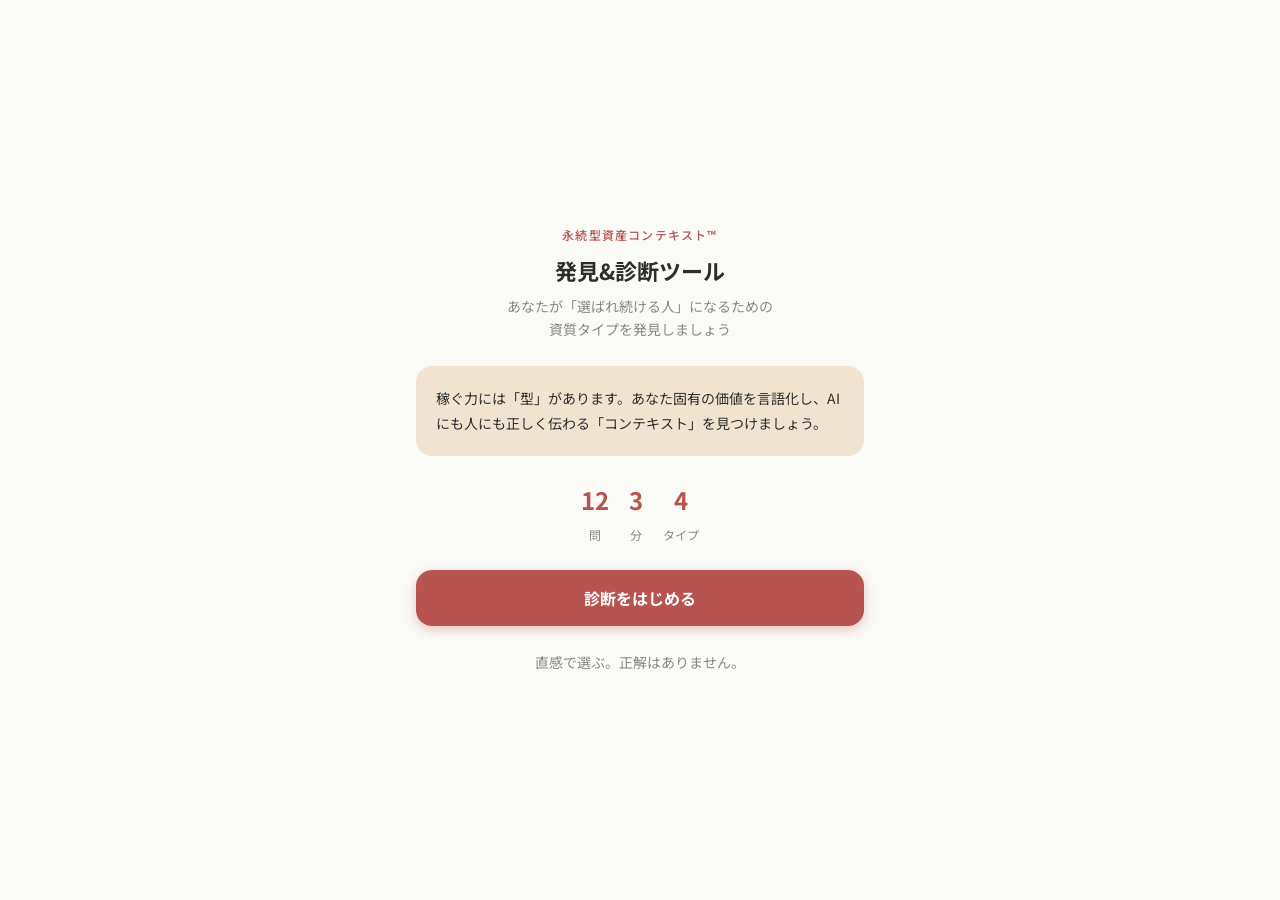
<file: index.html>
<!DOCTYPE html>
<html lang="ja">
<head>
  <meta charset="UTF-8">
  <meta name="viewport" content="width=device-width, initial-scale=1.0">
  <title>永続型資産コンテキスト™ 発見&診断ツール | GDS</title>
  <meta name="description" content="あなたが「選ばれ続ける人」になるための資質タイプを12の質問で診断します。物語型・感性型・関係型・探究型のどれかわかります。">

  <!-- OGP -->
  <meta property="og:title" content="永続型資産コンテキスト™ 発見&診断ツール">
  <meta property="og:description" content="あなたが「選ばれ続ける人」になるための資質タイプを12の質問で診断。所要時間3分。">
  <meta property="og:type" content="website">
  <meta name="twitter:card" content="summary_large_image">
  <meta name="twitter:title" content="永続型資産コンテキスト™ 発見&診断ツール">
  <meta name="twitter:description" content="あなたが「選ばれ続ける人」になるための資質タイプを12の質問で診断。所要時間3分。">

  <link rel="preconnect" href="https://fonts.googleapis.com">
  <link rel="preconnect" href="https://fonts.gstatic.com" crossorigin>
  <link href="https://fonts.googleapis.com/css2?family=Noto+Sans+JP:wght@400;500;700&display=swap" rel="stylesheet">

  <style>
/* ===== Reset & Base ===== */
*, *::before, *::after {
  box-sizing: border-box;
  margin: 0;
  padding: 0;
}

:root {
  --color-bg: #FAFAF7;
  --color-primary: #B85450;
  --color-text: #2D2D2D;
  --color-border: #E5E5E5;
  --color-accent-light: #F0E4D0;
  --color-white: #FFFFFF;
  --color-gray-mid: #888888;
  --color-story: #B85450;
  --color-sense: #7A9E7E;
  --color-relation: #5A7BAA;
  --color-inquiry: #9B7EC8;
  --font-main: 'Noto Sans JP', sans-serif;
  --radius-sm: 8px;
  --radius-md: 16px;
  --radius-lg: 24px;
  --shadow-card: 0 4px 16px rgba(0,0,0,0.08);
  --transition-base: 300ms ease;
}

html {
  font-size: 16px;
  -webkit-text-size-adjust: 100%;
}

body {
  font-family: var(--font-main);
  background: var(--color-bg);
  color: var(--color-text);
  line-height: 1.7;
  min-height: 100vh;
}

/* ===== Layout ===== */
.app-container {
  max-width: 480px;
  margin: 0 auto;
  padding: 0 16px;
  min-height: 100vh;
  display: flex;
  flex-direction: column;
}

/* ===== Typography ===== */
h1 {
  font-size: 1.5rem;
  font-weight: 700;
  line-height: 1.4;
}

h2 {
  font-size: 1.25rem;
  font-weight: 700;
  line-height: 1.4;
}

h3 {
  font-size: 1.1rem;
  font-weight: 700;
  line-height: 1.5;
}

p {
  font-size: 0.9375rem;
  line-height: 1.8;
}

/* ===== Screens (shared fade logic) ===== */
.screen {
  display: none;
  flex-direction: column;
  flex: 1;
  opacity: 0;
  transition: opacity var(--transition-base);
}

.screen.active {
  display: flex;
}

.screen.visible {
  opacity: 1;
}

/* ===== Start Screen ===== */
.start-screen {
  justify-content: center;
  align-items: center;
  text-align: center;
  padding: 40px 16px;
  gap: 24px;
}

.brand-logo {
  font-size: 0.75rem;
  letter-spacing: 0.15em;
  color: var(--color-gray-mid);
  text-transform: uppercase;
}

.start-title-area {
  display: flex;
  flex-direction: column;
  gap: 8px;
}

.start-label {
  font-size: 0.75rem;
  letter-spacing: 0.1em;
  color: var(--color-primary);
  font-weight: 500;
}

.start-main-title {
  font-size: 1.375rem;
  font-weight: 700;
  line-height: 1.5;
  color: var(--color-text);
}

.start-subtitle {
  font-size: 0.875rem;
  color: var(--color-gray-mid);
  line-height: 1.7;
}

.start-description {
  background: var(--color-accent-light);
  border-radius: var(--radius-md);
  padding: 20px;
  text-align: left;
}

.start-description p {
  font-size: 0.875rem;
  color: var(--color-text);
}

.start-info {
  display: flex;
  gap: 20px;
  justify-content: center;
}

.info-item {
  display: flex;
  flex-direction: column;
  align-items: center;
  gap: 4px;
}

.info-number {
  font-size: 1.5rem;
  font-weight: 700;
  color: var(--color-primary);
}

.info-label {
  font-size: 0.75rem;
  color: var(--color-gray-mid);
}

/* ===== Progress Bar ===== */
.progress-area {
  padding: 20px 0 8px;
}

.progress-bar-wrap {
  background: var(--color-border);
  border-radius: 100px;
  height: 4px;
  overflow: hidden;
}

.progress-bar-fill {
  height: 100%;
  background: var(--color-primary);
  border-radius: 100px;
  transition: width 400ms ease;
}

.progress-text {
  font-size: 0.75rem;
  color: var(--color-gray-mid);
  margin-top: 8px;
  text-align: right;
}

/* ===== Question Screen ===== */
.question-screen {
  padding: 16px 0 40px;
  gap: 0;
}

.question-content {
  flex: 1;
  display: flex;
  flex-direction: column;
  gap: 24px;
  padding-top: 8px;
}

.question-text {
  font-size: 1.0625rem;
  font-weight: 700;
  line-height: 1.6;
  color: var(--color-text);
}

.options-list {
  display: flex;
  flex-direction: column;
  gap: 12px;
  list-style: none;
}

.option-btn {
  width: 100%;
  min-height: 44px;
  padding: 16px;
  background: var(--color-white);
  border: 2px solid var(--color-border);
  border-radius: var(--radius-md);
  font-family: var(--font-main);
  font-size: 0.9375rem;
  line-height: 1.6;
  color: var(--color-text);
  text-align: left;
  cursor: pointer;
  transition: border-color var(--transition-base), background var(--transition-base), transform 100ms ease;
  box-shadow: var(--shadow-card);
  -webkit-tap-highlight-color: transparent;
}

.option-btn:active {
  transform: scale(0.98);
}

.option-btn.selected {
  border-color: var(--color-primary);
  background: #FDF5F5;
}

.option-btn:hover {
  border-color: var(--color-primary);
}

/* ===== Analyzing Screen ===== */
.analyzing-screen {
  justify-content: center;
  align-items: center;
  text-align: center;
  gap: 32px;
  padding: 40px 16px;
}

.analyzing-animation {
  position: relative;
  width: 80px;
  height: 80px;
}

.pulse-ring {
  position: absolute;
  inset: 0;
  border-radius: 50%;
  border: 3px solid var(--color-primary);
  animation: pulse 1.4s ease-out infinite;
}

.pulse-ring:nth-child(2) {
  animation-delay: 0.5s;
}

.pulse-ring:nth-child(3) {
  animation-delay: 1s;
}

@keyframes pulse {
  0% { transform: scale(0.3); opacity: 1; }
  100% { transform: scale(1.5); opacity: 0; }
}

.analyzing-icon {
  position: absolute;
  inset: 0;
  display: flex;
  align-items: center;
  justify-content: center;
  font-size: 2rem;
}

.analyzing-text h2 {
  font-size: 1.125rem;
  color: var(--color-text);
}

.analyzing-text p {
  font-size: 0.875rem;
  color: var(--color-gray-mid);
}

/* ===== Result Screen ===== */
.result-screen {
  padding: 0 0 60px;
  gap: 0;
}

.result-hero {
  background: linear-gradient(135deg, var(--type-color, var(--color-primary)) 0%, rgba(0,0,0,0.15) 100%);
  color: var(--color-white);
  padding: 40px 20px 32px;
  margin: 0 -16px;
  text-align: center;
}

.result-hero .type-badge {
  display: inline-block;
  background: rgba(255,255,255,0.25);
  border-radius: 100px;
  padding: 4px 16px;
  font-size: 0.75rem;
  letter-spacing: 0.1em;
  margin-bottom: 12px;
}

.result-hero h2 {
  font-size: 1.5rem;
  font-weight: 700;
  line-height: 1.4;
  margin-bottom: 12px;
}

.result-hero .catchcopy {
  font-size: 0.9375rem;
  opacity: 0.9;
  line-height: 1.7;
}

.result-hero .sub-type {
  margin-top: 16px;
  font-size: 0.8125rem;
  opacity: 0.8;
}

.result-body {
  padding: 24px 0 0;
  display: flex;
  flex-direction: column;
  gap: 20px;
}

.result-card {
  background: var(--color-white);
  border-radius: var(--radius-md);
  padding: 20px;
  box-shadow: var(--shadow-card);
}

.result-card-label {
  font-size: 0.6875rem;
  font-weight: 700;
  letter-spacing: 0.12em;
  text-transform: uppercase;
  color: var(--type-color, var(--color-primary));
  margin-bottom: 8px;
}

.result-card h3 {
  font-size: 1rem;
  margin-bottom: 8px;
}

.result-card p {
  font-size: 0.9rem;
  color: #444;
}

.type-bars {
  display: flex;
  flex-direction: column;
  gap: 10px;
}

.type-bar-item {
  display: flex;
  align-items: center;
  gap: 10px;
}

.type-bar-label {
  font-size: 0.8125rem;
  width: 56px;
  flex-shrink: 0;
  color: var(--color-text);
}

.type-bar-track {
  flex: 1;
  height: 8px;
  background: var(--color-border);
  border-radius: 100px;
  overflow: hidden;
}

.type-bar-fill {
  height: 100%;
  border-radius: 100px;
  transition: width 800ms ease;
}

.type-bar-fill.story    { background: var(--color-story); }
.type-bar-fill.sense    { background: var(--color-sense); }
.type-bar-fill.relation { background: var(--color-relation); }
.type-bar-fill.inquiry  { background: var(--color-inquiry); }

.type-bar-score {
  font-size: 0.8125rem;
  font-weight: 700;
  width: 20px;
  text-align: right;
  flex-shrink: 0;
  color: var(--color-gray-mid);
}

/* ===== Share Buttons ===== */
.share-area {
  display: flex;
  flex-direction: column;
  gap: 12px;
  margin-top: 8px;
}

.share-area h3 {
  font-size: 0.9375rem;
  text-align: center;
  color: var(--color-text);
}

.share-buttons {
  display: flex;
  gap: 10px;
  justify-content: center;
}

.share-btn {
  display: flex;
  align-items: center;
  gap: 6px;
  padding: 12px 20px;
  border-radius: var(--radius-sm);
  font-family: var(--font-main);
  font-size: 0.875rem;
  font-weight: 500;
  cursor: pointer;
  border: none;
  text-decoration: none;
  min-height: 44px;
  -webkit-tap-highlight-color: transparent;
  transition: opacity var(--transition-base), transform 100ms ease;
}

.share-btn:active {
  transform: scale(0.97);
  opacity: 0.85;
}

.share-btn.x {
  background: #000000;
  color: var(--color-white);
}

.share-btn.line {
  background: #06C755;
  color: var(--color-white);
}

/* ===== CTA to Generator ===== */
.cta-generator {
  background: linear-gradient(135deg, #2D2D2D 0%, #444 100%);
  color: var(--color-white);
  border-radius: var(--radius-md);
  padding: 24px 20px;
  text-align: center;
  display: flex;
  flex-direction: column;
  gap: 12px;
}

.cta-generator h3 {
  font-size: 1rem;
  line-height: 1.5;
}

.cta-generator p {
  font-size: 0.8125rem;
  opacity: 0.85;
  line-height: 1.6;
}

/* ===== Primary Button ===== */
.btn-primary {
  display: block;
  width: 100%;
  padding: 16px 24px;
  background: var(--color-primary);
  color: var(--color-white);
  border: none;
  border-radius: var(--radius-md);
  font-family: var(--font-main);
  font-size: 1rem;
  font-weight: 700;
  text-align: center;
  cursor: pointer;
  min-height: 44px;
  -webkit-tap-highlight-color: transparent;
  transition: opacity var(--transition-base), transform 100ms ease;
  text-decoration: none;
  box-shadow: 0 4px 12px rgba(184, 84, 80, 0.3);
}

.btn-primary:active {
  transform: scale(0.98);
  opacity: 0.9;
}

.btn-secondary {
  display: block;
  width: 100%;
  padding: 14px 24px;
  background: transparent;
  color: var(--color-primary);
  border: 2px solid var(--color-primary);
  border-radius: var(--radius-md);
  font-family: var(--font-main);
  font-size: 0.9375rem;
  font-weight: 500;
  text-align: center;
  cursor: pointer;
  min-height: 44px;
  -webkit-tap-highlight-color: transparent;
  transition: opacity var(--transition-base);
  text-decoration: none;
}

.btn-secondary:active {
  opacity: 0.7;
}

/* ===== Type color overrides via CSS var ===== */
[data-type="story"]    { --type-color: var(--color-story); }
[data-type="sense"]    { --type-color: var(--color-sense); }
[data-type="relation"] { --type-color: var(--color-relation); }
[data-type="inquiry"]  { --type-color: var(--color-inquiry); }

/* ===== Generator Screens ===== */
.generator-start-screen {
  justify-content: center;
  align-items: center;
  text-align: center;
  padding: 40px 16px;
  gap: 24px;
}

.generator-question-screen {
  padding: 16px 0 40px;
  gap: 0;
}

.generator-result-screen {
  padding: 24px 0 60px;
  gap: 20px;
}

.reminder-banner {
  background: #FFF3CD;
  border: 1px solid #FFD96A;
  border-radius: var(--radius-sm);
  padding: 12px 16px;
  font-size: 0.8125rem;
  color: #7A5800;
  line-height: 1.6;
}

/* ===== Generated Result ===== */
.result-prompt-wrap {
  background: var(--color-white);
  border-radius: var(--radius-md);
  padding: 20px;
  box-shadow: var(--shadow-card);
  display: flex;
  flex-direction: column;
  gap: 16px;
}

.result-prompt-text {
  font-size: 0.9rem;
  line-height: 1.9;
  color: var(--color-text);
  white-space: pre-wrap;
  word-break: break-word;
}

.copy-btn {
  width: 100%;
  padding: 16px;
  background: var(--color-primary);
  color: var(--color-white);
  border: none;
  border-radius: var(--radius-sm);
  font-family: var(--font-main);
  font-size: 1rem;
  font-weight: 700;
  cursor: pointer;
  min-height: 44px;
  -webkit-tap-highlight-color: transparent;
  transition: opacity var(--transition-base), transform 100ms ease;
}

.copy-btn:active {
  transform: scale(0.98);
  opacity: 0.9;
}

.copy-btn.copied {
  background: #4CAF50;
}

/* ===== Generator Text Input ===== */
.gen-input-group {
  display: flex;
  flex-direction: column;
  gap: 12px;
  margin-top: 20px;
}

.gen-input-label {
  font-size: 0.8125rem;
  color: var(--color-gray-mid);
  font-weight: 600;
  letter-spacing: 0.03em;
}

.gen-input-field {
  width: 100%;
  padding: 14px 16px;
  border: 1.5px solid #DDD8CF;
  border-radius: var(--radius-sm);
  font-family: var(--font-body);
  font-size: 0.9375rem;
  color: var(--color-text);
  background: #FFFFFF;
  box-sizing: border-box;
  transition: border-color 200ms ease, box-shadow 200ms ease;
  -webkit-appearance: none;
}

.gen-input-field:focus {
  outline: none;
  border-color: var(--color-primary);
  box-shadow: 0 0 0 3px rgba(184,84,80,0.12);
}

.gen-input-field.error {
  border-color: #E05555;
}

textarea.gen-input-field {
  min-height: 100px;
  resize: vertical;
  line-height: 1.6;
}

.gen-input-hint {
  font-size: 0.8rem;
  color: var(--color-gray-mid);
  line-height: 1.5;
}

.gen-input-error {
  font-size: 0.8125rem;
  color: #E05555;
  display: none;
}

.gen-input-error.visible {
  display: block;
}

.gen-next-btn-wrap {
  margin-top: 24px;
}

/* ===== Utility ===== */
.mt-auto { margin-top: auto; }
.mt-8    { margin-top: 8px; }
.mt-16   { margin-top: 16px; }
.mt-24   { margin-top: 24px; }
.text-center { text-align: center; }
.text-small  { font-size: 0.875rem; }
.text-muted  { color: var(--color-gray-mid); }
.hidden { display: none !important; }

/* ===== Responsive ===== */
@media (min-width: 480px) {
  .app-container {
    padding: 0 0;
  }
  .result-hero {
    margin: 0;
    border-radius: var(--radius-md);
  }
}
  </style>
</head>
<body>

<div class="app-container" id="app">

  <!-- ===== DIAGNOSIS: START SCREEN ===== -->
  <div class="screen start-screen active" id="screen-start">

    <div class="start-title-area">
      <div class="start-label">永続型資産コンテキスト™</div>
      <h1 class="start-main-title">発見&診断ツール</h1>
      <p class="start-subtitle">あなたが「選ばれ続ける人」になるための<br>資質タイプを発見しましょう</p>
    </div>

    <div class="start-description">
      <p>稼ぐ力には「型」があります。あなた固有の価値を言語化し、AIにも人にも正しく伝わる「コンテキスト」を見つけましょう。</p>
    </div>

    <div class="start-info">
      <div class="info-item">
        <span class="info-number">12</span>
        <span class="info-label">問</span>
      </div>
      <div class="info-item">
        <span class="info-number">3</span>
        <span class="info-label">分</span>
      </div>
      <div class="info-item">
        <span class="info-number">4</span>
        <span class="info-label">タイプ</span>
      </div>
    </div>

    <button class="btn-primary" id="btn-start">診断をはじめる</button>
    <p class="text-small text-muted text-center">直感で選ぶ。正解はありません。</p>
  </div>

  <!-- ===== DIAGNOSIS: QUESTION SCREEN ===== -->
  <div class="screen question-screen" id="screen-question">
    <div class="progress-area">
      <div class="progress-bar-wrap">
        <div class="progress-bar-fill" id="progress-bar" style="width: 0%"></div>
      </div>
      <div class="progress-text" id="progress-text">1 / 12</div>
    </div>

    <div class="question-content">
      <p class="question-text" id="question-text"></p>
      <ul class="options-list" id="options-list"></ul>
    </div>
  </div>

  <!-- ===== DIAGNOSIS: ANALYZING SCREEN ===== -->
  <div class="screen analyzing-screen" id="screen-analyzing">
    <div class="analyzing-animation">
      <div class="pulse-ring"></div>
      <div class="pulse-ring"></div>
      <div class="pulse-ring"></div>
      <div class="analyzing-icon">🔍</div>
    </div>
    <div class="analyzing-text">
      <h2>分析中…</h2>
      <p>あなたの資質タイプを特定しています</p>
    </div>
  </div>

  <!-- ===== DIAGNOSIS: RESULT SCREEN ===== -->
  <div class="screen result-screen" id="screen-result">
    <div class="result-hero" id="result-hero">
      <div class="type-badge" id="result-badge">診断結果</div>
      <h2 id="result-name"></h2>
      <p class="catchcopy" id="result-catchcopy"></p>
      <p class="sub-type" id="result-subtype"></p>
    </div>

    <div class="result-body">

      <div class="result-card">
        <div class="result-card-label">スコア分布</div>
        <div class="type-bars" id="type-bars"></div>
      </div>

      <div class="result-card">
        <div class="result-card-label">あなたの本質</div>
        <p id="result-core"></p>
      </div>

      <div class="result-card">
        <div class="result-card-label">人を動かす言葉の力</div>
        <p id="result-shake"></p>
      </div>

      <div class="result-card">
        <div class="result-card-label">強み</div>
        <p id="result-strength"></p>
      </div>

      <div class="result-card">
        <div class="result-card-label">落とし穴</div>
        <p id="result-trap"></p>
      </div>

      <div class="result-card">
        <div class="result-card-label">成長のカギ</div>
        <p id="result-growth"></p>
      </div>

      <div class="result-card">
        <div class="result-card-label">相性のいい働き方</div>
        <p id="result-match"></p>
      </div>

      <div class="result-card share-area">
        <h3>結果をシェアする</h3>
        <div class="share-buttons">
          <a class="share-btn x" id="share-x" href="#" target="_blank" rel="noopener">
            <svg width="16" height="16" viewBox="0 0 16 16" fill="currentColor"><path d="M9.294 6.928 14.878 0h-1.324L8.7 6.031 4.58 0H0l5.864 8.53L0 15.343h1.324l5.13-5.965 4.099 5.965H16L9.294 6.928zm-1.816 2.11-.595-.851L1.816.94h2.037l3.821 5.463.595.851 4.967 7.101h-2.037L7.478 9.037z"/></svg>
            X でシェア
          </a>
          <a class="share-btn line" id="share-line" href="#" target="_blank" rel="noopener">
            <svg width="16" height="16" viewBox="0 0 16 16" fill="currentColor"><path d="M8 0C3.589 0 0 2.99 0 6.677c0 2.336 1.48 4.39 3.717 5.575-.163.573-.527 1.864-.604 2.152-.096.363.133.358.28.26.115-.077 1.818-1.235 2.554-1.736.675.097 1.37.149 2.053.149C12.411 13.077 16 10.09 16 6.677S12.411 0 8 0z"/></svg>
            LINE でシェア
          </a>
        </div>
      </div>

      <div class="cta-generator">
        <h3>次のステップ：<br>AIに渡す「わたしの取説」を作る</h3>
        <p>診断結果をベースに、AIが毎回あなたの価値を引き出す<br>パーソナルプロンプトを作成しましょう。</p>
        <button class="btn-primary" id="btn-go-generator">「わたしの取説」を作る →</button>
      </div>

      <button class="btn-secondary mt-16" id="btn-retry">もう一度診断する</button>

    </div>
  </div>

  <!-- ===== GENERATOR: START SCREEN ===== -->
  <div class="screen generator-start-screen" id="screen-gen-start">

    <div class="start-title-area">
      <div class="start-label">STEP 2</div>
      <h1 class="start-main-title">AIに渡す<br>「わたしの取説」</h1>
      <p class="start-subtitle">5つの質問に答えるだけで<br>あなた専用のAIプロンプトが完成します</p>
    </div>

    <div class="reminder-banner hidden" id="reminder-banner">
      ⏰ 前回の診断から3ヶ月が経過しました。取説を更新することをお勧めします。
    </div>

    <div id="has-diagnosis-block">
      <div class="result-card" id="diagnosis-summary" style="text-align:center;">
        <div class="result-card-label" id="gen-type-label"></div>
        <p id="gen-type-name" style="font-weight:700; font-size:1.0625rem;"></p>
      </div>

      <div class="start-description mt-16">
        <p>診断で見つかったあなたの資質タイプをベースに、AIへの指示文（プロンプト）をカスタマイズします。</p>
      </div>

      <div class="start-info">
        <div class="info-item">
          <span class="info-number">5</span>
          <span class="info-label">問</span>
        </div>
        <div class="info-item">
          <span class="info-number">2</span>
          <span class="info-label">分</span>
        </div>
      </div>

      <button class="btn-primary" id="btn-gen-start">取説を作りはじめる</button>
      <button class="btn-secondary mt-16" id="btn-back-to-result">診断結果に戻る</button>
    </div>
  </div>

  <!-- ===== GENERATOR: QUESTION SCREEN ===== -->
  <div class="screen generator-question-screen" id="screen-gen-question">
    <div class="progress-area">
      <div class="progress-bar-wrap">
        <div class="progress-bar-fill" id="gen-progress-bar" style="width: 0%"></div>
      </div>
      <div class="progress-text" id="gen-progress-text">1 / 5</div>
    </div>

    <div class="question-content">
      <p class="question-text" id="gen-question-text"></p>
      <div id="gen-input-area" class="gen-input-group"></div>
      <p class="gen-input-error" id="gen-input-error">入力してから次へ進んでください</p>
      <div class="gen-next-btn-wrap">
        <button class="btn-primary" id="btn-gen-next">次へ →</button>
      </div>
    </div>
  </div>

  <!-- ===== GENERATOR: ANALYZING SCREEN ===== -->
  <div class="screen analyzing-screen" id="screen-gen-analyzing">
    <div class="analyzing-animation">
      <div class="pulse-ring"></div>
      <div class="pulse-ring"></div>
      <div class="pulse-ring"></div>
      <div class="analyzing-icon">✍️</div>
    </div>
    <div class="analyzing-text">
      <h2>取説を生成中…</h2>
      <p>あなた専用のAIプロンプトを作成しています</p>
    </div>
  </div>

  <!-- ===== GENERATOR: RESULT SCREEN ===== -->
  <div class="screen generator-result-screen" id="screen-gen-result">
    <div class="start-title-area text-center">
      <div class="start-label">完成しました！</div>
      <h2>あなたの「AIわたし取説」</h2>
      <p class="start-subtitle text-small">以下をそのままAI（ChatGPT・Claude等）に貼り付けてください</p>
    </div>

    <div class="result-prompt-wrap">
      <p class="result-prompt-text" id="gen-result-text"></p>
      <button class="copy-btn" id="btn-copy">コピーする</button>
    </div>

    <div class="result-card" style="background: var(--color-accent-light);">
      <div class="result-card-label">使い方のヒント</div>
      <p class="text-small">新しいAIチャットを開くたびに、このテキストを最初に貼り付けてから質問してみましょう。AIがあなたの価値を踏まえた返答をしてくれるようになります。</p>
    </div>

    <div class="cta-generator">
      <p class="text-small">あなたの取説を、どのように日々の活動で利用するか、どうしたらより「あなたらしく伝えられるか」をお伝えできる場をご用意しました。詳細は公式LINEのリッチメニューから。</p>
      <img src="GDS_richmenu.jpg" alt="公式LINEリッチメニュー" style="width:100%;border-radius:8px;margin-top:4px;">
    </div>

    <button class="btn-secondary mt-16" id="btn-gen-retry">もう一度作り直す</button>
    <button class="btn-secondary mt-8" id="btn-back-to-diagnosis">診断をやり直す</button>
  </div>

</div><!-- /.app-container -->

<script>
// ===== Shared Data =====

const QUESTIONS = [
  {
    id: 1,
    text: '久しぶりに会った友人とのランチ。あなたが一番盛り上がるのはどんな話？',
    options: [
      { text: 'これまでの人生で起きた、忘れられない出来事の話', type: 'story' },
      { text: '最近見つけた、なんかいい雰囲気のお店や場所の話', type: 'sense' },
      { text: 'お互いの近況や、共通の知人の話', type: 'relation' },
      { text: '最近気になっているテーマや、考えていることの話', type: 'inquiry' },
    ],
  },
  {
    id: 2,
    text: '旅行先を選ぶとき、あなたの決め手になるのは？',
    options: [
      { text: 'そこに行くまでのストーリーや、その土地の歴史', type: 'story' },
      { text: '写真で見た景色や雰囲気が「なんかいい」と感じたこと', type: 'sense' },
      { text: '一緒に行く人と楽しめそうか、現地で誰に会えるか', type: 'relation' },
      { text: 'そこでしか体験できないことや、まだ知らない発見があるか', type: 'inquiry' },
    ],
  },
  {
    id: 3,
    text: '本屋さんでつい長居してしまうコーナーは？',
    options: [
      { text: 'エッセイ・ノンフィクション・人物伝', type: 'story' },
      { text: '写真集・アート・デザイン関連', type: 'sense' },
      { text: '心理学・コミュニケーション・対人関係の本', type: 'relation' },
      { text: '思想・哲学・専門書・新しい分野の入門書', type: 'inquiry' },
    ],
  },
  {
    id: 4,
    text: 'SNSで思わず「いいね」を押してしまうのは、どんな投稿？',
    options: [
      { text: '誰かの体験談や、グッとくるエピソード', type: 'story' },
      { text: 'センスのいい写真や、おしゃれな世界観', type: 'sense' },
      { text: '共感できる、誰かに教えたくなる内容', type: 'relation' },
      { text: '「なるほど」と思える、新しい視点や知識', type: 'inquiry' },
    ],
  },
  {
    id: 5,
    text: '仕事で「これは私らしい仕事ができた」と感じる瞬間は？',
    options: [
      { text: '自分の経験を活かして、深く納得してもらえる提案ができたとき', type: 'story' },
      { text: '「なんかいい」を形にして、相手にも伝わったとき', type: 'sense' },
      { text: '相手の言葉にならない本音を引き出して、関係が深まったとき', type: 'relation' },
      { text: '誰も気づいていなかった切り口や本質を発見したとき', type: 'inquiry' },
    ],
  },
  {
    id: 6,
    text: 'クライアントから「あなたに頼んでよかった」と言われるのは、どんなとき？',
    options: [
      { text: '私自身の経験や物語に、信頼を寄せてくれたとき', type: 'story' },
      { text: '期待を超える質感やセンスを届けられたとき', type: 'sense' },
      { text: '単なる作業ではなく、伴走してくれたと感じてもらえたとき', type: 'relation' },
      { text: '表面的な依頼の裏にある本当の課題に気づけたとき', type: 'inquiry' },
    ],
  },
  {
    id: 7,
    text: 'AIが作った文章やデザインを見たとき、あなたが最初に感じる違和感は？',
    options: [
      { text: '体温がない、リアリティがない', type: 'story' },
      { text: 'つるっとしてフックがない、引っかかりがない', type: 'sense' },
      { text: '誰に向けて書いてるのかが見えない', type: 'relation' },
      { text: '表面的で深みがない、本質をついていない', type: 'inquiry' },
    ],
  },
  {
    id: 8,
    text: 'あなたが発信するとき、つい時間をかけてしまうのは？',
    options: [
      { text: 'エピソードや体験を、どう物語として伝えるか', type: 'story' },
      { text: '写真選びや言葉選び、全体の雰囲気作り', type: 'sense' },
      { text: '読み手が「自分のことだ」と感じてくれる届け方', type: 'relation' },
      { text: '表現の裏にある考え方や、論理の組み立て', type: 'inquiry' },
    ],
  },
  {
    id: 9,
    text: '「この人すごいな」と心から尊敬するのは、どんな人？',
    options: [
      { text: '困難を乗り越えてきた経験を、自分の言葉で語れる人', type: 'story' },
      { text: '独自の世界観や美意識を貫いている人', type: 'sense' },
      { text: 'どんな相手とも深い信頼関係を築ける人', type: 'relation' },
      { text: '物事の本質を見抜き、新しい視点を提示できる人', type: 'inquiry' },
    ],
  },
  {
    id: 10,
    text: '仕事をしていて、一番モヤモヤするのはどんなとき？',
    options: [
      { text: '自分の経験や想いが、相手に伝わらないと感じたとき', type: 'story' },
      { text: '「なんか違う」と感じるのに、それを言語化できないとき', type: 'sense' },
      { text: '関係性が表面的なまま、深まらないとき', type: 'relation' },
      { text: '表面的な答えで満足している人を見たとき', type: 'inquiry' },
    ],
  },
  {
    id: 11,
    text: 'あなたが理想とする「選ばれ続ける働き方」に、一番近いのは？',
    options: [
      { text: '私の人生そのものに価値を感じてもらえる働き方', type: 'story' },
      { text: '私のセンスや世界観で選んでもらえる働き方', type: 'sense' },
      { text: '「あなたじゃなきゃ」と長く伴走してもらえる働き方', type: 'relation' },
      { text: '私の視点や思考力に対価を払ってもらえる働き方', type: 'inquiry' },
    ],
  },
  {
    id: 12,
    text: 'AIで誰でもそれっぽいものが作れる時代。それでも、あなたがどうしても譲れないのは？',
    options: [
      { text: '自分の経験から生まれる、リアリティのある言葉や提案', type: 'story' },
      { text: '自分にしか作れない、独自のセンスや世界観', type: 'sense' },
      { text: '一人ひとりに合わせた、深い関係性とコミュニケーション', type: 'relation' },
      { text: '表面的じゃない、本質をついた問いや視点', type: 'inquiry' },
    ],
  },
];

const TYPE_DATA = {
  story: {
    name: '物語型で選ばれる人',
    key: 'story',
    catchcopy: '人生そのものが、誰にも真似できないコンテキストになる人',
    core: '人生の起伏・経験・葛藤から生まれる「物語の深さ」。これが、あなたが何度AIツールを乗り換えても、ずっとあなたを支え続ける資産です。',
    shake: 'あなたの強みは、これまで歩んできた人生の起伏そのものです。順風満帆だった時期だけでなく、迷ったこと、つまずいたこと、回り道したこと——その全部が、いま、あなたの言葉や提案に深さを与えています。\n\nAIは過去のデータから「正解らしきもの」を導き出せます。でもAIには、あなたが実際に見てきた風景も、流した涙も、握りしめてきた決意もありません。あなたの人生の物語こそが、AIには絶対に複製できない、たったひとつの揺らぎなのです。',
    strength: 'これからの時代、AIで誰でもそれっぽい文章やデザインが作れるようになります。だからこそ、人は「この人だから頼みたい」という理由を強く求めるようになります。\n\n物語型のあなたは、自分の経験を交えて語ったとき、相手の心に深く届く力を持っています。「この人は本当にわかっている」「だから信じられる」——そう感じてもらえるのが、あなたの最大の武器です。\n\nクライアントワーク、ブランディング、講座運営、コミュニティ作り。「人」が決め手になる場面で、あなたは圧倒的に強い。経験という、誰にも真似できない資産を持っているからです。',
    trap: '物語型の人がはまりやすい落とし穴があります。それは、過去の経験に頼りすぎて、目の前の「今」を見逃してしまうこと。「私の時はこうだった」「以前のクライアントはこう言っていた」——気づくと過去の話が増えていませんか？\n\n経験は武器ですが、武器ばかり磨いて、目の前の相手の声を聞き逃したら本末転倒です。\n\nこれは、永続型資産コンテキスト™の観点でも要注意です。物語の蓄積はあるのに、更新が止まっている状態。昨日のあなたが、今日のAIに入っていない。これではせっかくの資産が機能しません。',
    growth: '物語型のあなたが大切にすべきは、過去の物語を蓄積するだけでなく、今日の自分を更新し続けることです。\n\n仕事で起きたこと、クライアントとの会話、読んだ本、感じた違和感——どんなに小さなことでも、感情の動きと一緒に記録する。これが土台の蓄積です。\n\nそして同じくらい大事なのが、毎日のように起きる「自分の変化」をAIに渡し続けること。昨日と今日では、感じることも、考えていることも、少しずつ違います。その変化を反映しないコンテキストは、すぐに古びます。\n\n「今日感じたことを書く」「最新の気づきをAIに渡す」——この更新の習慣こそが、物語型のあなたを永続的に支える資産になります。',
    match: '相性がいい：感性型 → あなたの物語に、感性型のフックが加わると、深さと美しさが両立します。\n学びになる：探究型 → 物語に流されすぎる癖を、探究型の本質を見抜く視点が補ってくれます。',
    templateText: '私は人生の経験や物語を大切にする人間です。過去の体験から生まれる深さやリアリティを、言葉や提案に込めることが私らしさです。',
  },
  sense: {
    name: '感性型で選ばれる人',
    key: 'sense',
    catchcopy: '「これじゃない」を一瞬で見抜ける、AI時代に最も貴重な感覚を持つ人',
    core: '理屈で説明できない直感・センス・違和感の感度。これが、AIがどれほど進化しても、ずっとあなたを支え続ける資産です。',
    shake: 'あなたの強みは、理屈で説明できない「これ違う」「これ好き」を一瞬で察知する力です。なぜそう感じるのかを言葉にする前に、もう答えを掴んでいる。これは訓練で身につくものではなく、あなたが生まれ持った、最も貴重な資産です。\n\nAIが量産する時代に、つるっとした、引っかかりのないアウトプットが世界を埋めていきます。そこに「これ、なんか違う」と気づける人は、実はとても少ない。気づけたとしても、その違和感を見過ごさずに直せる人は、もっと少ない。あなたはその希少な感覚を持っています。',
    strength: 'AIは「最大公約数」のアウトプットを瞬時に出します。でも、人を立ち止まらせるのは、最大公約数ではなくフックです。違和感、引っかかり、ざらつき——人の心を動かすのは、いつだって「ちょっと違う何か」なんです。\n\n感性型のあなたは、フックを作れる人です。デザインの最終ジャッジ、コピーの一言、ビジュアルの選定——AIが量産したものを「ここを変えるだけで生きてくる」と直感できる。これからの時代、この感覚はますます価値が上がっていきます。',
    trap: '感性型の人がはまりやすい落とし穴は、直感を言葉にできないことです。「なんとなく違う」「うまく言えないけどしっくりこない」——あなたの直感は正しい。でも、それを相手に伝えられないと、クライアントやチームに「ふわっとした人」と思われてしまう。せっかくの感覚が、信頼に変わらない。\n\nもうひとつの罠は、感性が「変わっていく」ことを忘れること。今日のあなたの感性と、半年後のあなたの感性は違います。永続型資産コンテキスト™は、最新の感性を更新し続けてこそ、本物の資産になります。',
    growth: '感性型のあなたにおすすめなのは、違和感の正体をAIと一緒に分解する習慣です。「このデザイン、なんか違う」と感じたとき、AIに「なぜ違うと感じたのか、可能性を10個挙げて」と聞いてみる。AIが出した10個から「これだ」と選ぶだけで、あなたの感覚が言語化されていきます。これが感性の蓄積です。\n\nそして、感性は「育つ」もの。新しいものに触れた、印象に残った瞬間、嫌だと感じた違和感——これを定期的にAIに渡し直すことで、AIはいつも「最新のあなたの感性」で答えてくれるようになります。\n\nAIをセンスの代わりに使うのではなく、あなたのセンスを言語化し、更新し続けるパートナーとして使う。これが感性型の最強の活用法です。',
    match: '相性がいい：探究型 → あなたの直感を、探究型の論理が裏付けてくれます。\n学びになる：関係型 → 感性に閉じこもらず、相手に伝える力が加わると無敵になります。',
    templateText: '私は直感や感覚を大切にする人間です。「なんかいい」「これ違う」という感覚を、丁寧に言葉や形にしていくことが私らしさです。',
  },
  relation: {
    name: '関係型で選ばれる人',
    key: 'relation',
    catchcopy: '「あなたなしではいられない」と、最も言われやすい人',
    core: '人と人の間で生まれる空気を読む力、深い信頼関係を築く力。これが、AIがどれほど進化しても、ずっとあなたを支え続ける資産です。',
    shake: 'あなたの強みは、人と人の間に生まれる空気を読み、言葉にならない本音を引き出す力です。クライアントが本当に困っていること、チームが言い出せずにいること、相手が一番喜ぶ瞬間——あなたはそれを察知できる。これは、AIには絶対に真似できない領域です。\n\nAIは膨大な情報を処理できますが、目の前の人の表情の揺らぎ、声のトーンの変化、沈黙の意味を読み取ることはできません。人と深く関わる力こそが、あなたの最も希少な資産です。',
    strength: 'これからの時代、AIで効率化できる仕事はどんどん自動化されます。でも、「あなたじゃなきゃ」と指名される仕事は、絶対に消えません。むしろ価値が上がります。\n\n関係型のあなたは、「あなたなしではいられない」と最も言われやすいタイプです。クライアントの事業に深く入り込み、伴走し、一緒に育っていける。単なる外注先ではなく、事業のパートナーとして認識される。これが、AI時代に最も強いポジションです。',
    trap: '関係型の人がはまりやすい落とし穴は、一人ひとりに丁寧に対応しすぎて、自分が消耗してしまうことです。目の前の人を大切にする姿勢は素晴らしい。でも、それが行き過ぎると、自分の発信や仕組み化が後回しになり、新しい出会いが生まれない。気づいたら、いつも同じメンバーの中で頑張り続けている——この状態に心当たりはありませんか？\n\nもうひとつの罠は、「相手のコンテキスト」ばかり把握して、「自分のコンテキスト」を更新するのを忘れること。あなた自身が今何を感じ、何を大切にしているかを、AIに渡し続けることも忘れないでください。',
    growth: '関係型のあなたにおすすめなのは、クライアントごとのコンテキストをAIに蓄積させる習慣です。ヒアリングで得た気づき、相手の口癖、好きなこと、避けたいこと——これを丁寧にAIに渡しておく。すると、提案や文章を作るとき、AIが「その人らしさ」を踏まえた答えを返してくれます。\n\nそして、関係性は時間とともに変化します。クライアントとの関係性も、あなた自身の状態も、毎月のように変わっていく。だからこそ、定期的にコンテキストを更新する習慣が、永続型資産コンテキスト™を本物の資産にします。\n\n「先月のあなた」ではなく「今のあなた」が、いつもAIに入っている状態。これが、関係性を仕組みで支える土台になります。',
    match: '相性がいい：物語型 → あなたの深い関係性に、物語型の人生の重みが加わると、忘れられない存在になれます。\n学びになる：感性型 → 関係性に没頭しすぎないバランスを、感性型の俯瞰した視点が教えてくれます。',
    templateText: '私は人との関わりを大切にする人間です。相手の本音を引き出し、深い信頼関係を築きながら一緒に育っていくことが私らしさです。',
  },
  inquiry: {
    name: '探究型で選ばれる人',
    key: 'inquiry',
    catchcopy: 'AIに「最大公約数じゃない問い」を投げられる、稀有な思考力を持つ人',
    core: '本質を見抜く力、新しい問いを立てる思考の癖。これが、AIがどれほど進化しても、ずっとあなたを支え続ける資産です。',
    shake: 'あなたの強みは、表面的な答えで満足せず、「なぜ？」「本当にそう？」を掘り下げ続ける思考の癖です。みんなが「そういうものだ」と受け流すところで、あなただけが立ち止まり、本質を見つけにいく。\n\nAIは「よくある答え」を瞬時に出せます。でも、良い問いを立てることはできません。良い問いを立てられるのは人間だけ、それも、深く考えることをやめなかった人だけです。あなたの思考力こそが、AI時代に最も価値が上がる資産です。',
    strength: 'AIに「最大公約数」の答えを聞いている人は、これからどんどん埋もれていきます。差がつくのは、AIに何を問うかです。\n\n探究型のあなたは、AIに「最大公約数じゃない問い」を投げられる稀有な存在です。プロンプト設計、戦略構築、課題の本質特定——AIを「答えを出す道具」ではなく「思考のパートナー」として使える。これからの時代、この使い方ができる人が、圧倒的に選ばれていきます。',
    trap: '探究型の人がはまりやすい落とし穴は、深く考えすぎて行動が遅くなることです。「もう少し調べてから」「もっと完璧な答えを出してから」——気づくと、発信も提案も後回しになっていませんか？\n\nAI時代は、思考の深さと同じくらい、思考のスピードが問われます。完璧じゃない答えでも、出してフィードバックを得る方が、結果として深い答えに近づけます。\n\nもうひとつの罠は、「考え方の更新」を忘れて、過去の思考の枠に縛られ続けること。永続型資産コンテキスト™は、思考も日々アップデートしてこそ機能します。',
    growth: '探究型のあなたにおすすめなのは、考えた結果ではなく「考えるプロセス」を記録する習慣です。「この問いはなぜ重要だと感じたか」「どこで思考が止まったか」「別の切り口はないか」——プロセスを残しておくと、AIに渡したとき、あなたの思考の癖を踏まえた答えが返ってきます。\n\nそして探究型こそ、思考を更新し続けることが大事です。新しい問いを発見するたび、考え方が変わるたび、それをAIに渡し直していきましょう。\n\n「昨日までの自分」と「今日の自分」の差分を、AIが追従できる状態を作る。これが永続型資産コンテキスト™の真髄です。AIをあなたの「考える相棒」にしてください。一人で深く潜るより、二人で潜る方が、もっと深いところまで行けます。',
    match: '相性がいい：関係型 → あなたの深い思考に、関係型の人を巻き込む力が加わると、影響力が一気に広がります。\n学びになる：物語型 → 論理に偏りすぎず、物語型の感情の温度を借りると、伝わり方が変わります。',
    templateText: '私は本質を見抜くことを大切にする人間です。表面的な答えで満足せず、「なぜ？」を掘り下げて新しい問いを立てることが私らしさです。',
  },
};

const TYPE_LABELS = {
  story: '物語型',
  sense: '感性型',
  relation: '関係型',
  inquiry: '探究型',
};

// ===== All screens (for cross-IIFE transitions) =====
const ALL_SCREEN_IDS = [
  'screen-start', 'screen-question', 'screen-analyzing', 'screen-result',
  'screen-gen-start', 'screen-gen-question', 'screen-gen-analyzing', 'screen-gen-result',
];

function showGlobalScreen(id) {
  ALL_SCREEN_IDS.forEach((sid) => {
    const el = document.getElementById(sid);
    if (el) el.classList.remove('active', 'visible');
  });
  const target = document.getElementById(id);
  if (!target) return;
  target.classList.add('active');
  requestAnimationFrame(() => {
    requestAnimationFrame(() => {
      target.classList.add('visible');
    });
  });
}

// ===== Diagnosis IIFE =====
(function () {
  'use strict';

  const STORAGE_KEY = 'gds_diagnosis_result';

  let currentIndex = 0;
  const scores = { story: 0, sense: 0, relation: 0, inquiry: 0 };

  const els = {
    progressBar:  document.getElementById('progress-bar'),
    progressText: document.getElementById('progress-text'),
    questionText: document.getElementById('question-text'),
    optionsList:  document.getElementById('options-list'),
    btnStart:     document.getElementById('btn-start'),
    btnRetry:     document.getElementById('btn-retry'),
  };

  function showScreen(name) {
    const map = {
      start:     'screen-start',
      question:  'screen-question',
      analyzing: 'screen-analyzing',
      result:    'screen-result',
    };
    showGlobalScreen(map[name]);
  }

  function updateProgress() {
    const pct = (currentIndex / QUESTIONS.length) * 100;
    els.progressBar.style.width = pct + '%';
    els.progressText.textContent = (currentIndex + 1) + ' / ' + QUESTIONS.length;
  }

  function renderQuestion() {
    const q = QUESTIONS[currentIndex];
    updateProgress();

    els.questionText.style.opacity = '0';
    els.optionsList.style.opacity = '0';

    setTimeout(() => {
      els.questionText.textContent = q.text;
      els.optionsList.innerHTML = '';
      q.options.forEach((opt) => {
        const li = document.createElement('li');
        const btn = document.createElement('button');
        btn.className = 'option-btn';
        btn.textContent = opt.text;
        btn.dataset.type = opt.type;
        btn.addEventListener('click', onOptionSelect);
        li.appendChild(btn);
        els.optionsList.appendChild(li);
      });

      els.questionText.style.transition = 'opacity 300ms ease';
      els.optionsList.style.transition = 'opacity 300ms ease';
      requestAnimationFrame(() => {
        requestAnimationFrame(() => {
          els.questionText.style.opacity = '1';
          els.optionsList.style.opacity = '1';
        });
      });
    }, 250);
  }

  function onOptionSelect(e) {
    const btn = e.currentTarget;
    const type = btn.dataset.type;

    btn.classList.add('selected');
    document.querySelectorAll('#options-list .option-btn').forEach((b) => {
      b.disabled = true;
    });

    scores[type] += 1;
    currentIndex += 1;

    setTimeout(() => {
      if (currentIndex < QUESTIONS.length) {
        renderQuestion();
      } else {
        finishDiagnosis();
      }
    }, 350);
  }

  function finishDiagnosis() {
    showScreen('analyzing');

    const sorted = Object.entries(scores).sort((a, b) => b[1] - a[1]);
    const mainType = sorted[0][0];
    const subType  = sorted[1][0];

    const result = { mainType, subType, scores: { ...scores }, savedAt: Date.now() };
    try {
      localStorage.setItem(STORAGE_KEY, JSON.stringify(result));
    } catch (e) { /* localStorage unavailable */ }

    setTimeout(() => {
      renderResult(result);
      showScreen('result');
    }, 2000);
  }

  function renderResult(result) {
    const data    = TYPE_DATA[result.mainType];
    const subData = TYPE_DATA[result.subType];
    const hero    = document.getElementById('result-hero');

    hero.dataset.type = result.mainType;
    document.getElementById('result-badge').textContent = TYPE_LABELS[result.mainType];
    document.getElementById('result-name').textContent = data.name;
    document.getElementById('result-catchcopy').textContent = data.catchcopy;
    document.getElementById('result-subtype').textContent =
      'サブタイプ：' + TYPE_LABELS[result.subType] + '（' + subData.name + '）';

    const typeColors = {
      story:    '#B85450',
      sense:    '#7A9E7E',
      relation: '#5A7BAA',
      inquiry:  '#9B7EC8',
    };
    hero.style.background =
      'linear-gradient(135deg, ' + typeColors[result.mainType] + ' 0%, rgba(0,0,0,0.25) 100%)';

    document.getElementById('result-core').textContent     = data.core;
    document.getElementById('result-shake').textContent    = data.shake;
    document.getElementById('result-strength').textContent = data.strength;
    document.getElementById('result-trap').textContent     = data.trap;
    document.getElementById('result-growth').textContent   = data.growth;
    document.getElementById('result-match').textContent    = data.match;

    const total = Object.values(result.scores).reduce((a, b) => a + b, 0) || 1;
    const barsEl = document.getElementById('type-bars');
    barsEl.innerHTML = '';
    const sortedScores = Object.entries(result.scores).sort((a, b) => b[1] - a[1]);
    sortedScores.forEach(([type, score]) => {
      const pct = Math.round((score / total) * 100);
      barsEl.innerHTML +=
        '<div class="type-bar-item">' +
        '<span class="type-bar-label">' + TYPE_LABELS[type] + '</span>' +
        '<div class="type-bar-track">' +
        '<div class="type-bar-fill ' + type + '" style="width:0%" data-pct="' + pct + '"></div>' +
        '</div>' +
        '<span class="type-bar-score">' + score + '</span>' +
        '</div>';
    });

    requestAnimationFrame(() => {
      requestAnimationFrame(() => {
        document.querySelectorAll('.type-bar-fill').forEach((el) => {
          el.style.width = el.dataset.pct + '%';
        });
      });
    });

    const shareText = encodeURIComponent(
      '私の「選ばれ続ける」資質タイプは【' + data.name + '】でした！\n' +
      data.catchcopy + '\n\n#GDS診断 #永続型資産コンテキスト'
    );
    const pageUrl = encodeURIComponent(location.href);
    document.getElementById('share-x').href =
      'https://twitter.com/intent/tweet?text=' + shareText + '&url=' + pageUrl;
    document.getElementById('share-line').href =
      'https://social-plugins.line.me/lineit/share?url=' + pageUrl +
      '&text=' + shareText;
  }

  function init() {
    requestAnimationFrame(() => {
      requestAnimationFrame(() => {
        document.getElementById('screen-start').classList.add('visible');
      });
    });

    els.btnStart.addEventListener('click', () => {
      currentIndex = 0;
      Object.keys(scores).forEach((k) => { scores[k] = 0; });
      showScreen('question');
      setTimeout(renderQuestion, 50);
    });

    els.btnRetry.addEventListener('click', () => {
      currentIndex = 0;
      Object.keys(scores).forEach((k) => { scores[k] = 0; });
      showScreen('start');
    });

    document.getElementById('btn-go-generator').addEventListener('click', () => {
      window.__genInitAndShow();
    });
  }

  document.addEventListener('DOMContentLoaded', init);
})();

// ===== Generator IIFE =====
(function () {
  'use strict';

  const STORAGE_KEY = 'gds_diagnosis_result';
  const THREE_MONTHS_MS = 90 * 24 * 60 * 60 * 1000;

  // 5 free-text questions per v3 spec (Section 15)
  const GEN_QUESTIONS = [
    {
      id: 1,
      text: 'あなたの仕事・肩書きを教えてください',
      hint: '例：コーチ、ライター、整体師、オンラインサロン運営 など',
      inputs: [
        { key: 'job', placeholder: '仕事・肩書き', type: 'text', multiline: false },
      ],
    },
    {
      id: 2,
      text: '仕事やコンテンツで「これだけは譲れない」価値観を3つ教えてください',
      hint: '例：誠実さ、本質へのこだわり、温かみ、再現性、独自性 など',
      inputs: [
        { key: 'value1', placeholder: '価値観①', type: 'text', multiline: false },
        { key: 'value2', placeholder: '価値観②', type: 'text', multiline: false },
        { key: 'value3', placeholder: '価値観③', type: 'text', multiline: false },
      ],
    },
    {
      id: 3,
      text: 'あなたの言葉の特徴・口調を教えてください',
      hint: '例：丁寧でやわらかい、率直でシンプル、語りかけるような文体 など',
      inputs: [
        { key: 'tone', placeholder: '言葉の特徴・口調', type: 'text', multiline: false },
      ],
    },
    {
      id: 4,
      text: 'AIに使ってほしくない表現はありますか？',
      hint: '例：「革命的」「最先端」などの誇張表現、「〜すべき」などの命令口調 など',
      inputs: [
        { key: 'avoid', placeholder: '使ってほしくない表現', type: 'text', multiline: false },
      ],
    },
    {
      id: 5,
      text: '最近感じている「変化」や「気づき」を自由に書いてください',
      hint: '仕事観・価値観・お客様との関わり方など、どんな変化でも OK。取説は定期的に更新するほど精度が上がります。',
      inputs: [
        { key: 'update', placeholder: 'ここに自由に書いてください…', type: 'textarea', multiline: true },
      ],
    },
  ];

  let diagResult = null;
  let genAnswers = {};
  let genIndex   = 0;

  function showScreen(name) {
    const map = {
      start:     'screen-gen-start',
      question:  'screen-gen-question',
      analyzing: 'screen-gen-analyzing',
      result:    'screen-gen-result',
    };
    showGlobalScreen(map[name]);
  }

  function loadDiagnosis() {
    try {
      const raw = localStorage.getItem(STORAGE_KEY);
      if (raw) return JSON.parse(raw);
    } catch (e) { /* ignore */ }
    return null;
  }

  function initStartScreen() {
    diagResult = loadDiagnosis();

    const reminderBanner  = document.getElementById('reminder-banner');
    const genTypeLabel    = document.getElementById('gen-type-label');
    const genTypeName     = document.getElementById('gen-type-name');

    if (!diagResult) return;

    const typeLabel = TYPE_LABELS[diagResult.mainType] || diagResult.mainType;
    const typeName  = (TYPE_DATA[diagResult.mainType] || {}).name || typeLabel;
    genTypeLabel.textContent = typeLabel;
    genTypeName.textContent  = typeName;

    if (diagResult.savedAt && (Date.now() - diagResult.savedAt) > THREE_MONTHS_MS) {
      reminderBanner.classList.remove('hidden');
    }
  }

  function renderGenQuestion() {
    const q           = GEN_QUESTIONS[genIndex];
    const progressBar  = document.getElementById('gen-progress-bar');
    const progressText = document.getElementById('gen-progress-text');
    const questionText = document.getElementById('gen-question-text');
    const inputArea    = document.getElementById('gen-input-area');
    const errorEl      = document.getElementById('gen-input-error');

    const pct = (genIndex / GEN_QUESTIONS.length) * 100;
    progressBar.style.width  = pct + '%';
    progressText.textContent = (genIndex + 1) + ' / ' + GEN_QUESTIONS.length;

    errorEl.classList.remove('visible');
    questionText.style.opacity = '0';
    inputArea.style.opacity    = '0';

    setTimeout(() => {
      questionText.textContent = q.text;
      inputArea.innerHTML      = '';

      if (q.hint) {
        const hint = document.createElement('p');
        hint.className   = 'gen-input-hint';
        hint.textContent = q.hint;
        inputArea.appendChild(hint);
      }

      q.inputs.forEach((inp) => {
        const savedVal = genAnswers[inp.key] || '';
        if (inp.multiline) {
          const ta = document.createElement('textarea');
          ta.className   = 'gen-input-field';
          ta.placeholder = inp.placeholder;
          ta.dataset.key = inp.key;
          ta.value       = savedVal;
          inputArea.appendChild(ta);
        } else {
          const el = document.createElement('input');
          el.type        = 'text';
          el.className   = 'gen-input-field';
          el.placeholder = inp.placeholder;
          el.dataset.key = inp.key;
          el.value       = savedVal;
          inputArea.appendChild(el);
        }
      });

      questionText.style.transition = 'opacity 300ms ease';
      inputArea.style.transition    = 'opacity 300ms ease';
      requestAnimationFrame(() => {
        requestAnimationFrame(() => {
          questionText.style.opacity = '1';
          inputArea.style.opacity    = '1';
          // Focus first input
          const first = inputArea.querySelector('.gen-input-field');
          if (first) first.focus();
        });
      });
    }, 250);
  }

  function onNextClick() {
    const inputArea = document.getElementById('gen-input-area');
    const errorEl   = document.getElementById('gen-input-error');
    const fields    = inputArea.querySelectorAll('.gen-input-field');

    let valid = true;
    fields.forEach((f) => {
      f.classList.remove('error');
      if (!f.value.trim()) {
        f.classList.add('error');
        valid = false;
      }
    });

    if (!valid) {
      errorEl.classList.add('visible');
      return;
    }

    errorEl.classList.remove('visible');
    fields.forEach((f) => {
      genAnswers[f.dataset.key] = f.value.trim();
    });

    genIndex += 1;

    if (genIndex < GEN_QUESTIONS.length) {
      renderGenQuestion();
    } else {
      finishGenerator();
    }
  }

  function finishGenerator() {
    showScreen('analyzing');
    setTimeout(() => {
      const promptText = buildPrompt();
      document.getElementById('gen-result-text').textContent = promptText;
      showScreen('result');
    }, 2000);
  }

  function buildPrompt() {
    if (!diagResult) return '';

    const typeData  = TYPE_DATA[diagResult.mainType] || {};
    const typeLabel = TYPE_LABELS[diagResult.mainType] || diagResult.mainType;

    const a = genAnswers;

    // Format today's date
    const now = new Date();
    const dateStr =
      now.getFullYear() + '年' +
      (now.getMonth() + 1) + '月' +
      now.getDate() + '日';

    const values = [
      a.value1 || '—',
      a.value2 || '—',
      a.value3 || '—',
    ].map((v) => '- ' + v).join('\n');

    return (
      '以下は、私の永続型資産コンテキスト™です。\n' +
      'これからの会話で、このコンテキストを踏まえて回答してください。\n\n' +
      '# 私のタイプ\n' +
      '私は「' + (typeData.name || typeLabel) + 'で選ばれる人」です。\n' +
      (typeData.templateText || '') + '\n\n' +
      '# 私の仕事\n' +
      (a.job || '—') + '\n\n' +
      '# 私が譲れない価値観\n' +
      values + '\n\n' +
      '# 私の言葉の特徴・口調\n' +
      (a.tone || '—') + '\n\n' +
      '# 使いたくない表現\n' +
      (a.avoid || '—') + '\n\n' +
      '# 最近の変化・気づき（※定期的に更新）\n' +
      (a.update || '—') + '\n' +
      '最終更新日：' + dateStr + '\n\n' +
      '# あなたへのお願い\n' +
      '- 上記のコンテキストを踏まえて回答してください\n' +
      '- 私の口調や価値観に寄り添った言葉選びをしてください\n' +
      '- 私が使いたくない表現は避けてください\n' +
      '- AIっぽい最大公約数の答えではなく、私の揺らぎを活かした回答をしてください\n' +
      '- 「最近の変化・気づき」を最優先で踏まえて回答してください'
    );
  }

  function initCopyButton() {
    const copyBtn = document.getElementById('btn-copy');
    copyBtn.addEventListener('click', () => {
      const text = document.getElementById('gen-result-text').textContent;
      if (navigator.clipboard && navigator.clipboard.writeText) {
        navigator.clipboard.writeText(text).then(() => {
          copyBtn.textContent = 'コピーしました！';
          copyBtn.classList.add('copied');
          setTimeout(() => {
            copyBtn.textContent = 'コピーする';
            copyBtn.classList.remove('copied');
          }, 2500);
        }).catch(() => fallbackCopy(text, copyBtn));
      } else {
        fallbackCopy(text, copyBtn);
      }
    });
  }

  function fallbackCopy(text, btn) {
    const ta = document.createElement('textarea');
    ta.value = text;
    ta.style.position = 'fixed';
    ta.style.opacity  = '0';
    document.body.appendChild(ta);
    ta.select();
    try {
      document.execCommand('copy');
      btn.textContent = 'コピーしました！';
      btn.classList.add('copied');
      setTimeout(() => {
        btn.textContent = 'コピーする';
        btn.classList.remove('copied');
      }, 2500);
    } catch (e) { /* silent */ }
    document.body.removeChild(ta);
  }

  // Exposed for diagnosis IIFE to call when CTA is clicked
  window.__genInitAndShow = function () {
    genAnswers = {};
    genIndex   = 0;
    initStartScreen();
    showScreen('start');
  };

  function init() {
    initCopyButton();

    document.getElementById('btn-gen-start').addEventListener('click', () => {
      genAnswers = {};
      genIndex   = 0;
      showScreen('question');
      setTimeout(renderGenQuestion, 50);
    });

    document.getElementById('btn-gen-next').addEventListener('click', onNextClick);

    document.getElementById('btn-gen-retry').addEventListener('click', () => {
      genAnswers = {};
      genIndex   = 0;
      initStartScreen();
      showScreen('start');
    });

    document.getElementById('btn-back-to-result').addEventListener('click', () => {
      showGlobalScreen('screen-result');
    });

    document.getElementById('btn-back-to-diagnosis').addEventListener('click', () => {
      showGlobalScreen('screen-start');
    });
  }

  document.addEventListener('DOMContentLoaded', init);
})();
</script>
</body>
</html>
</file>
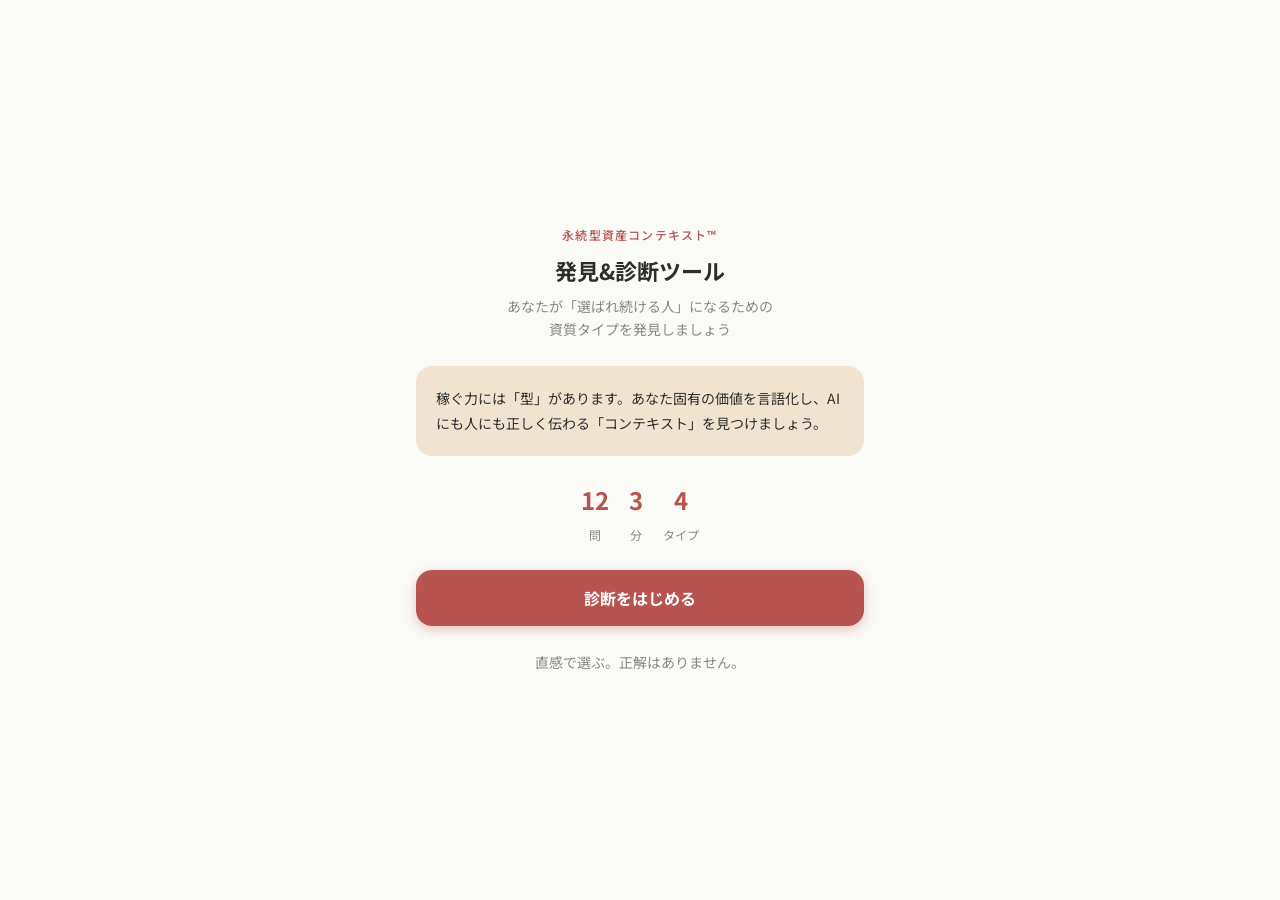
<file: diagnosis/index.html>
<!DOCTYPE html>
<html lang="ja">
<head>
  <meta charset="UTF-8">
  <meta name="viewport" content="width=device-width, initial-scale=1.0">
  <title>永続型資産コンテキスト™ 発見&診断ツール | GDS</title>
  <meta name="description" content="あなたが「選ばれ続ける人」になるための資質タイプを12の質問で診断します。物語型・感性型・関係型・探究型のどれかわかります。">

  <!-- OGP -->
  <meta property="og:title" content="永続型資産コンテキスト™ 発見&診断ツール">
  <meta property="og:description" content="あなたが「選ばれ続ける人」になるための資質タイプを12の質問で診断。所要時間3分。">
  <meta property="og:type" content="website">
  <meta name="twitter:card" content="summary_large_image">
  <meta name="twitter:title" content="永続型資産コンテキスト™ 発見&診断ツール">
  <meta name="twitter:description" content="あなたが「選ばれ続ける人」になるための資質タイプを12の質問で診断。所要時間3分。">

  <link rel="preconnect" href="https://fonts.googleapis.com">
  <link rel="preconnect" href="https://fonts.gstatic.com" crossorigin>
  <link href="https://fonts.googleapis.com/css2?family=Noto+Sans+JP:wght@400;500;700&display=swap" rel="stylesheet">

  <style>
/* ===== Reset & Base ===== */
*, *::before, *::after {
  box-sizing: border-box;
  margin: 0;
  padding: 0;
}

:root {
  --color-bg: #FAFAF7;
  --color-primary: #B85450;
  --color-text: #2D2D2D;
  --color-border: #E5E5E5;
  --color-accent-light: #F0E4D0;
  --color-white: #FFFFFF;
  --color-gray-mid: #888888;
  --color-story: #B85450;
  --color-sense: #7A9E7E;
  --color-relation: #5A7BAA;
  --color-inquiry: #9B7EC8;
  --font-main: 'Noto Sans JP', sans-serif;
  --radius-sm: 8px;
  --radius-md: 16px;
  --radius-lg: 24px;
  --shadow-card: 0 4px 16px rgba(0,0,0,0.08);
  --transition-base: 300ms ease;
}

html {
  font-size: 16px;
  -webkit-text-size-adjust: 100%;
}

body {
  font-family: var(--font-main);
  background: var(--color-bg);
  color: var(--color-text);
  line-height: 1.7;
  min-height: 100vh;
}

/* ===== Layout ===== */
.app-container {
  max-width: 480px;
  margin: 0 auto;
  padding: 0 16px;
  min-height: 100vh;
  display: flex;
  flex-direction: column;
}

/* ===== Typography ===== */
h1 {
  font-size: 1.5rem;
  font-weight: 700;
  line-height: 1.4;
}

h2 {
  font-size: 1.25rem;
  font-weight: 700;
  line-height: 1.4;
}

h3 {
  font-size: 1.1rem;
  font-weight: 700;
  line-height: 1.5;
}

p {
  font-size: 0.9375rem;
  line-height: 1.8;
}

/* ===== Screens (shared fade logic) ===== */
.screen {
  display: none;
  flex-direction: column;
  flex: 1;
  opacity: 0;
  transition: opacity var(--transition-base);
}

.screen.active {
  display: flex;
}

.screen.visible {
  opacity: 1;
}

/* ===== Start Screen ===== */
.start-screen {
  justify-content: center;
  align-items: center;
  text-align: center;
  padding: 40px 16px;
  gap: 24px;
}

.brand-logo {
  font-size: 0.75rem;
  letter-spacing: 0.15em;
  color: var(--color-gray-mid);
  text-transform: uppercase;
}

.start-title-area {
  display: flex;
  flex-direction: column;
  gap: 8px;
}

.start-label {
  font-size: 0.75rem;
  letter-spacing: 0.1em;
  color: var(--color-primary);
  font-weight: 500;
}

.start-main-title {
  font-size: 1.375rem;
  font-weight: 700;
  line-height: 1.5;
  color: var(--color-text);
}

.start-subtitle {
  font-size: 0.875rem;
  color: var(--color-gray-mid);
  line-height: 1.7;
}

.start-description {
  background: var(--color-accent-light);
  border-radius: var(--radius-md);
  padding: 20px;
  text-align: left;
}

.start-description p {
  font-size: 0.875rem;
  color: var(--color-text);
}

.start-info {
  display: flex;
  gap: 20px;
  justify-content: center;
}

.info-item {
  display: flex;
  flex-direction: column;
  align-items: center;
  gap: 4px;
}

.info-number {
  font-size: 1.5rem;
  font-weight: 700;
  color: var(--color-primary);
}

.info-label {
  font-size: 0.75rem;
  color: var(--color-gray-mid);
}

/* ===== Progress Bar ===== */
.progress-area {
  padding: 20px 0 8px;
}

.progress-bar-wrap {
  background: var(--color-border);
  border-radius: 100px;
  height: 4px;
  overflow: hidden;
}

.progress-bar-fill {
  height: 100%;
  background: var(--color-primary);
  border-radius: 100px;
  transition: width 400ms ease;
}

.progress-text {
  font-size: 0.75rem;
  color: var(--color-gray-mid);
  margin-top: 8px;
  text-align: right;
}

/* ===== Question Screen ===== */
.question-screen {
  padding: 16px 0 40px;
  gap: 0;
}

.question-content {
  flex: 1;
  display: flex;
  flex-direction: column;
  gap: 24px;
  padding-top: 8px;
}

.question-text {
  font-size: 1.0625rem;
  font-weight: 700;
  line-height: 1.6;
  color: var(--color-text);
}

.options-list {
  display: flex;
  flex-direction: column;
  gap: 12px;
  list-style: none;
}

.option-btn {
  width: 100%;
  min-height: 44px;
  padding: 16px;
  background: var(--color-white);
  border: 2px solid var(--color-border);
  border-radius: var(--radius-md);
  font-family: var(--font-main);
  font-size: 0.9375rem;
  line-height: 1.6;
  color: var(--color-text);
  text-align: left;
  cursor: pointer;
  transition: border-color var(--transition-base), background var(--transition-base), transform 100ms ease;
  box-shadow: var(--shadow-card);
  -webkit-tap-highlight-color: transparent;
}

.option-btn:active {
  transform: scale(0.98);
}

.option-btn.selected {
  border-color: var(--color-primary);
  background: #FDF5F5;
}

.option-btn:hover {
  border-color: var(--color-primary);
}

/* ===== Analyzing Screen ===== */
.analyzing-screen {
  justify-content: center;
  align-items: center;
  text-align: center;
  gap: 32px;
  padding: 40px 16px;
}

.analyzing-animation {
  position: relative;
  width: 80px;
  height: 80px;
}

.pulse-ring {
  position: absolute;
  inset: 0;
  border-radius: 50%;
  border: 3px solid var(--color-primary);
  animation: pulse 1.4s ease-out infinite;
}

.pulse-ring:nth-child(2) {
  animation-delay: 0.5s;
}

.pulse-ring:nth-child(3) {
  animation-delay: 1s;
}

@keyframes pulse {
  0% { transform: scale(0.3); opacity: 1; }
  100% { transform: scale(1.5); opacity: 0; }
}

.analyzing-icon {
  position: absolute;
  inset: 0;
  display: flex;
  align-items: center;
  justify-content: center;
  font-size: 2rem;
}

.analyzing-text h2 {
  font-size: 1.125rem;
  color: var(--color-text);
}

.analyzing-text p {
  font-size: 0.875rem;
  color: var(--color-gray-mid);
}

/* ===== Result Screen ===== */
.result-screen {
  padding: 0 0 60px;
  gap: 0;
}

.result-hero {
  background: linear-gradient(135deg, var(--type-color, var(--color-primary)) 0%, rgba(0,0,0,0.15) 100%);
  color: var(--color-white);
  padding: 40px 20px 32px;
  margin: 0 -16px;
  text-align: center;
}

.result-hero .type-badge {
  display: inline-block;
  background: rgba(255,255,255,0.25);
  border-radius: 100px;
  padding: 4px 16px;
  font-size: 0.75rem;
  letter-spacing: 0.1em;
  margin-bottom: 12px;
}

.result-hero h2 {
  font-size: 1.5rem;
  font-weight: 700;
  line-height: 1.4;
  margin-bottom: 12px;
}

.result-hero .catchcopy {
  font-size: 0.9375rem;
  opacity: 0.9;
  line-height: 1.7;
}

.result-hero .sub-type {
  margin-top: 16px;
  font-size: 0.8125rem;
  opacity: 0.8;
}

.result-body {
  padding: 24px 0 0;
  display: flex;
  flex-direction: column;
  gap: 20px;
}

.result-card {
  background: var(--color-white);
  border-radius: var(--radius-md);
  padding: 20px;
  box-shadow: var(--shadow-card);
}

.result-card-label {
  font-size: 0.6875rem;
  font-weight: 700;
  letter-spacing: 0.12em;
  text-transform: uppercase;
  color: var(--type-color, var(--color-primary));
  margin-bottom: 8px;
}

.result-card h3 {
  font-size: 1rem;
  margin-bottom: 8px;
}

.result-card p {
  font-size: 0.9rem;
  color: #444;
}

.type-bars {
  display: flex;
  flex-direction: column;
  gap: 10px;
}

.type-bar-item {
  display: flex;
  align-items: center;
  gap: 10px;
}

.type-bar-label {
  font-size: 0.8125rem;
  width: 56px;
  flex-shrink: 0;
  color: var(--color-text);
}

.type-bar-track {
  flex: 1;
  height: 8px;
  background: var(--color-border);
  border-radius: 100px;
  overflow: hidden;
}

.type-bar-fill {
  height: 100%;
  border-radius: 100px;
  transition: width 800ms ease;
}

.type-bar-fill.story    { background: var(--color-story); }
.type-bar-fill.sense    { background: var(--color-sense); }
.type-bar-fill.relation { background: var(--color-relation); }
.type-bar-fill.inquiry  { background: var(--color-inquiry); }

.type-bar-score {
  font-size: 0.8125rem;
  font-weight: 700;
  width: 20px;
  text-align: right;
  flex-shrink: 0;
  color: var(--color-gray-mid);
}

/* ===== Share Buttons ===== */
.share-area {
  display: flex;
  flex-direction: column;
  gap: 12px;
  margin-top: 8px;
}

.share-area h3 {
  font-size: 0.9375rem;
  text-align: center;
  color: var(--color-text);
}

.share-buttons {
  display: flex;
  gap: 10px;
  justify-content: center;
}

.share-btn {
  display: flex;
  align-items: center;
  gap: 6px;
  padding: 12px 20px;
  border-radius: var(--radius-sm);
  font-family: var(--font-main);
  font-size: 0.875rem;
  font-weight: 500;
  cursor: pointer;
  border: none;
  text-decoration: none;
  min-height: 44px;
  -webkit-tap-highlight-color: transparent;
  transition: opacity var(--transition-base), transform 100ms ease;
}

.share-btn:active {
  transform: scale(0.97);
  opacity: 0.85;
}

.share-btn.x {
  background: #000000;
  color: var(--color-white);
}

.share-btn.line {
  background: #06C755;
  color: var(--color-white);
}


/* ===== Primary Button ===== */
.btn-primary {
  display: block;
  width: 100%;
  padding: 16px 24px;
  background: var(--color-primary);
  color: var(--color-white);
  border: none;
  border-radius: var(--radius-md);
  font-family: var(--font-main);
  font-size: 1rem;
  font-weight: 700;
  text-align: center;
  cursor: pointer;
  min-height: 44px;
  -webkit-tap-highlight-color: transparent;
  transition: opacity var(--transition-base), transform 100ms ease;
  text-decoration: none;
  box-shadow: 0 4px 12px rgba(184, 84, 80, 0.3);
}

.btn-primary:active {
  transform: scale(0.98);
  opacity: 0.9;
}

.btn-secondary {
  display: block;
  width: 100%;
  padding: 14px 24px;
  background: transparent;
  color: var(--color-primary);
  border: 2px solid var(--color-primary);
  border-radius: var(--radius-md);
  font-family: var(--font-main);
  font-size: 0.9375rem;
  font-weight: 500;
  text-align: center;
  cursor: pointer;
  min-height: 44px;
  -webkit-tap-highlight-color: transparent;
  transition: opacity var(--transition-base);
  text-decoration: none;
}

.btn-secondary:active {
  opacity: 0.7;
}

/* ===== Type color overrides via CSS var ===== */
[data-type="story"]    { --type-color: var(--color-story); }
[data-type="sense"]    { --type-color: var(--color-sense); }
[data-type="relation"] { --type-color: var(--color-relation); }
[data-type="inquiry"]  { --type-color: var(--color-inquiry); }

/* ===== Utility ===== */
.mt-auto { margin-top: auto; }
.mt-8    { margin-top: 8px; }
.mt-16   { margin-top: 16px; }
.mt-24   { margin-top: 24px; }
.text-center { text-align: center; }
.text-small  { font-size: 0.875rem; }
.text-muted  { color: var(--color-gray-mid); }
.hidden { display: none !important; }

/* ===== Responsive ===== */
@media (min-width: 480px) {
  .app-container {
    padding: 0 0;
  }
  .result-hero {
    margin: 0;
    border-radius: var(--radius-md);
  }
}
  </style>
</head>
<body>

<div class="app-container" id="app">

  <!-- ===== START SCREEN ===== -->
  <div class="screen start-screen active" id="screen-start">

    <div class="start-title-area">
      <div class="start-label">永続型資産コンテキスト™</div>
      <h1 class="start-main-title">発見&診断ツール</h1>
      <p class="start-subtitle">あなたが「選ばれ続ける人」になるための<br>資質タイプを発見しましょう</p>
    </div>

    <div class="start-description">
      <p>稼ぐ力には「型」があります。あなた固有の価値を言語化し、AIにも人にも正しく伝わる「コンテキスト」を見つけましょう。</p>
    </div>

    <div class="start-info">
      <div class="info-item">
        <span class="info-number">12</span>
        <span class="info-label">問</span>
      </div>
      <div class="info-item">
        <span class="info-number">3</span>
        <span class="info-label">分</span>
      </div>
      <div class="info-item">
        <span class="info-number">4</span>
        <span class="info-label">タイプ</span>
      </div>
    </div>

    <button class="btn-primary" id="btn-start">診断をはじめる</button>
    <p class="text-small text-muted text-center">直感で選ぶ。正解はありません。</p>
  </div>

  <!-- ===== QUESTION SCREEN ===== -->
  <div class="screen question-screen" id="screen-question">
    <div class="progress-area">
      <div class="progress-bar-wrap">
        <div class="progress-bar-fill" id="progress-bar" style="width: 0%"></div>
      </div>
      <div class="progress-text" id="progress-text">1 / 12</div>
    </div>

    <div class="question-content">
      <p class="question-text" id="question-text"></p>
      <ul class="options-list" id="options-list"></ul>
    </div>
  </div>

  <!-- ===== ANALYZING SCREEN ===== -->
  <div class="screen analyzing-screen" id="screen-analyzing">
    <div class="analyzing-animation">
      <div class="pulse-ring"></div>
      <div class="pulse-ring"></div>
      <div class="pulse-ring"></div>
      <div class="analyzing-icon">🔍</div>
    </div>
    <div class="analyzing-text">
      <h2>分析中…</h2>
      <p>あなたの資質タイプを特定しています</p>
    </div>
  </div>

  <!-- ===== RESULT SCREEN ===== -->
  <div class="screen result-screen" id="screen-result">
    <!-- Hero (dynamically colored) -->
    <div class="result-hero" id="result-hero">
      <div class="type-badge" id="result-badge">診断結果</div>
      <h2 id="result-name"></h2>
      <p class="catchcopy" id="result-catchcopy"></p>
      <p class="sub-type" id="result-subtype"></p>
    </div>

    <div class="result-body">

      <!-- Score bars -->
      <div class="result-card">
        <div class="result-card-label">スコア分布</div>
        <div class="type-bars" id="type-bars"></div>
      </div>

      <!-- Core -->
      <div class="result-card">
        <div class="result-card-label">あなたの本質</div>
        <p id="result-core"></p>
      </div>

      <!-- Shake -->
      <div class="result-card">
        <div class="result-card-label">人を動かす言葉の力</div>
        <p id="result-shake"></p>
      </div>

      <!-- Strength -->
      <div class="result-card">
        <div class="result-card-label">強み</div>
        <p id="result-strength"></p>
      </div>

      <!-- Trap -->
      <div class="result-card">
        <div class="result-card-label">落とし穴</div>
        <p id="result-trap"></p>
      </div>

      <!-- Growth -->
      <div class="result-card">
        <div class="result-card-label">成長のカギ</div>
        <p id="result-growth"></p>
      </div>

      <!-- Match -->
      <div class="result-card">
        <div class="result-card-label">相性のいい働き方</div>
        <p id="result-match"></p>
      </div>

      <!-- Share -->
      <div class="result-card share-area">
        <h3>結果をシェアする</h3>
        <div class="share-buttons">
          <a class="share-btn x" id="share-x" href="#" target="_blank" rel="noopener">
            <svg width="16" height="16" viewBox="0 0 16 16" fill="currentColor"><path d="M9.294 6.928 14.878 0h-1.324L8.7 6.031 4.58 0H0l5.864 8.53L0 15.343h1.324l5.13-5.965 4.099 5.965H16L9.294 6.928zm-1.816 2.11-.595-.851L1.816.94h2.037l3.821 5.463.595.851 4.967 7.101h-2.037L7.478 9.037z"/></svg>
            X でシェア
          </a>
          <a class="share-btn line" id="share-line" href="#" target="_blank" rel="noopener">
            <svg width="16" height="16" viewBox="0 0 16 16" fill="currentColor"><path d="M8 0C3.589 0 0 2.99 0 6.677c0 2.336 1.48 4.39 3.717 5.575-.163.573-.527 1.864-.604 2.152-.096.363.133.358.28.26.115-.077 1.818-1.235 2.554-1.736.675.097 1.37.149 2.053.149C12.411 13.077 16 10.09 16 6.677S12.411 0 8 0z"/></svg>
            LINE でシェア
          </a>
        </div>
      </div>

<!-- Retry -->
      <button class="btn-secondary mt-16" id="btn-retry">もう一度診断する</button>

    </div>
  </div>

</div><!-- /.app-container -->

<script>
// ===== data.js =====

const QUESTIONS = [
  {
    id: 1,
    text: '久しぶりに会った友人とのランチ。あなたが一番盛り上がるのはどんな話？',
    options: [
      { text: 'これまでの人生で起きた、忘れられない出来事の話', type: 'story' },
      { text: '最近見つけた、なんかいい雰囲気のお店や場所の話', type: 'sense' },
      { text: 'お互いの近況や、共通の知人の話', type: 'relation' },
      { text: '最近気になっているテーマや、考えていることの話', type: 'inquiry' },
    ],
  },
  {
    id: 2,
    text: '旅行先を選ぶとき、あなたの決め手になるのは？',
    options: [
      { text: 'そこに行くまでのストーリーや、その土地の歴史', type: 'story' },
      { text: '写真で見た景色や雰囲気が「なんかいい」と感じたこと', type: 'sense' },
      { text: '一緒に行く人と楽しめそうか、現地で誰に会えるか', type: 'relation' },
      { text: 'そこでしか体験できないことや、まだ知らない発見があるか', type: 'inquiry' },
    ],
  },
  {
    id: 3,
    text: '本屋さんでつい長居してしまうコーナーは？',
    options: [
      { text: 'エッセイ・ノンフィクション・人物伝', type: 'story' },
      { text: '写真集・アート・デザイン関連', type: 'sense' },
      { text: '心理学・コミュニケーション・対人関係の本', type: 'relation' },
      { text: '思想・哲学・専門書・新しい分野の入門書', type: 'inquiry' },
    ],
  },
  {
    id: 4,
    text: 'SNSで思わず「いいね」を押してしまうのは、どんな投稿？',
    options: [
      { text: '誰かの体験談や、グッとくるエピソード', type: 'story' },
      { text: 'センスのいい写真や、おしゃれな世界観', type: 'sense' },
      { text: '共感できる、誰かに教えたくなる内容', type: 'relation' },
      { text: '「なるほど」と思える、新しい視点や知識', type: 'inquiry' },
    ],
  },
  {
    id: 5,
    text: '仕事で「これは私らしい仕事ができた」と感じる瞬間は？',
    options: [
      { text: '自分の経験を活かして、深く納得してもらえる提案ができたとき', type: 'story' },
      { text: '「なんかいい」を形にして、相手にも伝わったとき', type: 'sense' },
      { text: '相手の言葉にならない本音を引き出して、関係が深まったとき', type: 'relation' },
      { text: '誰も気づいていなかった切り口や本質を発見したとき', type: 'inquiry' },
    ],
  },
  {
    id: 6,
    text: 'クライアントから「あなたに頼んでよかった」と言われるのは、どんなとき？',
    options: [
      { text: '私自身の経験や物語に、信頼を寄せてくれたとき', type: 'story' },
      { text: '期待を超える質感やセンスを届けられたとき', type: 'sense' },
      { text: '単なる作業ではなく、伴走してくれたと感じてもらえたとき', type: 'relation' },
      { text: '表面的な依頼の裏にある本当の課題に気づけたとき', type: 'inquiry' },
    ],
  },
  {
    id: 7,
    text: 'AIが作った文章やデザインを見たとき、あなたが最初に感じる違和感は？',
    options: [
      { text: '体温がない、リアリティがない', type: 'story' },
      { text: 'つるっとしてフックがない、引っかかりがない', type: 'sense' },
      { text: '誰に向けて書いてるのかが見えない', type: 'relation' },
      { text: '表面的で深みがない、本質をついていない', type: 'inquiry' },
    ],
  },
  {
    id: 8,
    text: 'あなたが発信するとき、つい時間をかけてしまうのは？',
    options: [
      { text: 'エピソードや体験を、どう物語として伝えるか', type: 'story' },
      { text: '写真選びや言葉選び、全体の雰囲気作り', type: 'sense' },
      { text: '読み手が「自分のことだ」と感じてくれる届け方', type: 'relation' },
      { text: '表現の裏にある考え方や、論理の組み立て', type: 'inquiry' },
    ],
  },
  {
    id: 9,
    text: '「この人すごいな」と心から尊敬するのは、どんな人？',
    options: [
      { text: '困難を乗り越えてきた経験を、自分の言葉で語れる人', type: 'story' },
      { text: '独自の世界観や美意識を貫いている人', type: 'sense' },
      { text: 'どんな相手とも深い信頼関係を築ける人', type: 'relation' },
      { text: '物事の本質を見抜き、新しい視点を提示できる人', type: 'inquiry' },
    ],
  },
  {
    id: 10,
    text: '仕事をしていて、一番モヤモヤするのはどんなとき？',
    options: [
      { text: '自分の経験や想いが、相手に伝わらないと感じたとき', type: 'story' },
      { text: '「なんか違う」と感じるのに、それを言語化できないとき', type: 'sense' },
      { text: '関係性が表面的なまま、深まらないとき', type: 'relation' },
      { text: '表面的な答えで満足している人を見たとき', type: 'inquiry' },
    ],
  },
  {
    id: 11,
    text: 'あなたが理想とする「選ばれ続ける働き方」に、一番近いのは？',
    options: [
      { text: '私の人生そのものに価値を感じてもらえる働き方', type: 'story' },
      { text: '私のセンスや世界観で選んでもらえる働き方', type: 'sense' },
      { text: '「あなたじゃなきゃ」と長く伴走してもらえる働き方', type: 'relation' },
      { text: '私の視点や思考力に対価を払ってもらえる働き方', type: 'inquiry' },
    ],
  },
  {
    id: 12,
    text: 'AIで誰でもそれっぽいものが作れる時代。それでも、あなたがどうしても譲れないのは？',
    options: [
      { text: '自分の経験から生まれる、リアリティのある言葉や提案', type: 'story' },
      { text: '自分にしか作れない、独自のセンスや世界観', type: 'sense' },
      { text: '一人ひとりに合わせた、深い関係性とコミュニケーション', type: 'relation' },
      { text: '表面的じゃない、本質をついた問いや視点', type: 'inquiry' },
    ],
  },
];

const TYPE_DATA = {
  story: {
    name: '物語型で選ばれる人',
    key: 'story',
    catchcopy: '人生そのものが、誰にも真似できないコンテキストになる人',
    core: '人生の起伏・経験・葛藤から生まれる「物語の深さ」。これが、あなたが何度AIツールを乗り換えても、ずっとあなたを支え続ける資産です。',
    shake: 'あなたの強みは、これまで歩んできた人生の起伏そのものです。順風満帆だった時期だけでなく、迷ったこと、つまずいたこと、回り道したこと——その全部が、いま、あなたの言葉や提案に深さを与えています。\n\nAIは過去のデータから「正解らしきもの」を導き出せます。でもAIには、あなたが実際に見てきた風景も、流した涙も、握りしめてきた決意もありません。あなたの人生の物語こそが、AIには絶対に複製できない、たったひとつの揺らぎなのです。',
    strength: 'これからの時代、AIで誰でもそれっぽい文章やデザインが作れるようになります。だからこそ、人は「この人だから頼みたい」という理由を強く求めるようになります。\n\n物語型のあなたは、自分の経験を交えて語ったとき、相手の心に深く届く力を持っています。「この人は本当にわかっている」「だから信じられる」——そう感じてもらえるのが、あなたの最大の武器です。\n\nクライアントワーク、ブランディング、講座運営、コミュニティ作り。「人」が決め手になる場面で、あなたは圧倒的に強い。経験という、誰にも真似できない資産を持っているからです。',
    trap: '物語型の人がはまりやすい落とし穴があります。それは、過去の経験に頼りすぎて、目の前の「今」を見逃してしまうこと。「私の時はこうだった」「以前のクライアントはこう言っていた」——気づくと過去の話が増えていませんか？\n\n経験は武器ですが、武器ばかり磨いて、目の前の相手の声を聞き逃したら本末転倒です。\n\nこれは、永続型資産コンテキスト™の観点でも要注意です。物語の蓄積はあるのに、更新が止まっている状態。昨日のあなたが、今日のAIに入っていない。これではせっかくの資産が機能しません。',
    growth: '物語型のあなたが大切にすべきは、過去の物語を蓄積するだけでなく、今日の自分を更新し続けることです。\n\n仕事で起きたこと、クライアントとの会話、読んだ本、感じた違和感——どんなに小さなことでも、感情の動きと一緒に記録する。これが土台の蓄積です。\n\nそして同じくらい大事なのが、毎日のように起きる「自分の変化」をAIに渡し続けること。昨日と今日では、感じることも、考えていることも、少しずつ違います。その変化を反映しないコンテキストは、すぐに古びます。\n\n「今日感じたことを書く」「最新の気づきをAIに渡す」——この更新の習慣こそが、物語型のあなたを永続的に支える資産になります。',
    match: '相性がいい：感性型 → あなたの物語に、感性型のフックが加わると、深さと美しさが両立します。\n学びになる：探究型 → 物語に流されすぎる癖を、探究型の本質を見抜く視点が補ってくれます。',
    templateText: '私は人生の経験や物語を大切にする人間です。過去の体験から生まれる深さやリアリティを、言葉や提案に込めることが私らしさです。',
  },
  sense: {
    name: '感性型で選ばれる人',
    key: 'sense',
    catchcopy: '「これじゃない」を一瞬で見抜ける、AI時代に最も貴重な感覚を持つ人',
    core: '理屈で説明できない直感・センス・違和感の感度。これが、AIがどれほど進化しても、ずっとあなたを支え続ける資産です。',
    shake: 'あなたの強みは、理屈で説明できない「これ違う」「これ好き」を一瞬で察知する力です。なぜそう感じるのかを言葉にする前に、もう答えを掴んでいる。これは訓練で身につくものではなく、あなたが生まれ持った、最も貴重な資産です。\n\nAIが量産する時代に、つるっとした、引っかかりのないアウトプットが世界を埋めていきます。そこに「これ、なんか違う」と気づける人は、実はとても少ない。気づけたとしても、その違和感を見過ごさずに直せる人は、もっと少ない。あなたはその希少な感覚を持っています。',
    strength: 'AIは「最大公約数」のアウトプットを瞬時に出します。でも、人を立ち止まらせるのは、最大公約数ではなくフックです。違和感、引っかかり、ざらつき——人の心を動かすのは、いつだって「ちょっと違う何か」なんです。\n\n感性型のあなたは、フックを作れる人です。デザインの最終ジャッジ、コピーの一言、ビジュアルの選定——AIが量産したものを「ここを変えるだけで生きてくる」と直感できる。これからの時代、この感覚はますます価値が上がっていきます。',
    trap: '感性型の人がはまりやすい落とし穴は、直感を言葉にできないことです。「なんとなく違う」「うまく言えないけどしっくりこない」——あなたの直感は正しい。でも、それを相手に伝えられないと、クライアントやチームに「ふわっとした人」と思われてしまう。せっかくの感覚が、信頼に変わらない。\n\nもうひとつの罠は、感性が「変わっていく」ことを忘れること。今日のあなたの感性と、半年後のあなたの感性は違います。永続型資産コンテキスト™は、最新の感性を更新し続けてこそ、本物の資産になります。',
    growth: '感性型のあなたにおすすめなのは、違和感の正体をAIと一緒に分解する習慣です。「このデザイン、なんか違う」と感じたとき、AIに「なぜ違うと感じたのか、可能性を10個挙げて」と聞いてみる。AIが出した10個から「これだ」と選ぶだけで、あなたの感覚が言語化されていきます。これが感性の蓄積です。\n\nそして、感性は「育つ」もの。新しいものに触れた、印象に残った瞬間、嫌だと感じた違和感——これを定期的にAIに渡し直すことで、AIはいつも「最新のあなたの感性」で答えてくれるようになります。\n\nAIをセンスの代わりに使うのではなく、あなたのセンスを言語化し、更新し続けるパートナーとして使う。これが感性型の最強の活用法です。',
    match: '相性がいい：探究型 → あなたの直感を、探究型の論理が裏付けてくれます。\n学びになる：関係型 → 感性に閉じこもらず、相手に伝える力が加わると無敵になります。',
    templateText: '私は直感や感覚を大切にする人間です。「なんかいい」「これ違う」という感覚を、丁寧に言葉や形にしていくことが私らしさです。',
  },
  relation: {
    name: '関係型で選ばれる人',
    key: 'relation',
    catchcopy: '「あなたなしではいられない」と、最も言われやすい人',
    core: '人と人の間で生まれる空気を読む力、深い信頼関係を築く力。これが、AIがどれほど進化しても、ずっとあなたを支え続ける資産です。',
    shake: 'あなたの強みは、人と人の間に生まれる空気を読み、言葉にならない本音を引き出す力です。クライアントが本当に困っていること、チームが言い出せずにいること、相手が一番喜ぶ瞬間——あなたはそれを察知できる。これは、AIには絶対に真似できない領域です。\n\nAIは膨大な情報を処理できますが、目の前の人の表情の揺らぎ、声のトーンの変化、沈黙の意味を読み取ることはできません。人と深く関わる力こそが、あなたの最も希少な資産です。',
    strength: 'これからの時代、AIで効率化できる仕事はどんどん自動化されます。でも、「あなたじゃなきゃ」と指名される仕事は、絶対に消えません。むしろ価値が上がります。\n\n関係型のあなたは、「あなたなしではいられない」と最も言われやすいタイプです。クライアントの事業に深く入り込み、伴走し、一緒に育っていける。単なる外注先ではなく、事業のパートナーとして認識される。これが、AI時代に最も強いポジションです。',
    trap: '関係型の人がはまりやすい落とし穴は、一人ひとりに丁寧に対応しすぎて、自分が消耗してしまうことです。目の前の人を大切にする姿勢は素晴らしい。でも、それが行き過ぎると、自分の発信や仕組み化が後回しになり、新しい出会いが生まれない。気づいたら、いつも同じメンバーの中で頑張り続けている——この状態に心当たりはありませんか？\n\nもうひとつの罠は、「相手のコンテキスト」ばかり把握して、「自分のコンテキスト」を更新するのを忘れること。あなた自身が今何を感じ、何を大切にしているかを、AIに渡し続けることも忘れないでください。',
    growth: '関係型のあなたにおすすめなのは、クライアントごとのコンテキストをAIに蓄積させる習慣です。ヒアリングで得た気づき、相手の口癖、好きなこと、避けたいこと——これを丁寧にAIに渡しておく。すると、提案や文章を作るとき、AIが「その人らしさ」を踏まえた答えを返してくれます。\n\nそして、関係性は時間とともに変化します。クライアントとの関係性も、あなた自身の状態も、毎月のように変わっていく。だからこそ、定期的にコンテキストを更新する習慣が、永続型資産コンテキスト™を本物の資産にします。\n\n「先月のあなた」ではなく「今のあなた」が、いつもAIに入っている状態。これが、関係性を仕組みで支える土台になります。',
    match: '相性がいい：物語型 → あなたの深い関係性に、物語型の人生の重みが加わると、忘れられない存在になれます。\n学びになる：感性型 → 関係性に没頭しすぎないバランスを、感性型の俯瞰した視点が教えてくれます。',
    templateText: '私は人との関わりを大切にする人間です。相手の本音を引き出し、深い信頼関係を築きながら一緒に育っていくことが私らしさです。',
  },
  inquiry: {
    name: '探究型で選ばれる人',
    key: 'inquiry',
    catchcopy: 'AIに「最大公約数じゃない問い」を投げられる、稀有な思考力を持つ人',
    core: '本質を見抜く力、新しい問いを立てる思考の癖。これが、AIがどれほど進化しても、ずっとあなたを支え続ける資産です。',
    shake: 'あなたの強みは、表面的な答えで満足せず、「なぜ？」「本当にそう？」を掘り下げ続ける思考の癖です。みんなが「そういうものだ」と受け流すところで、あなただけが立ち止まり、本質を見つけにいく。\n\nAIは「よくある答え」を瞬時に出せます。でも、良い問いを立てることはできません。良い問いを立てられるのは人間だけ、それも、深く考えることをやめなかった人だけです。あなたの思考力こそが、AI時代に最も価値が上がる資産です。',
    strength: 'AIに「最大公約数」の答えを聞いている人は、これからどんどん埋もれていきます。差がつくのは、AIに何を問うかです。\n\n探究型のあなたは、AIに「最大公約数じゃない問い」を投げられる稀有な存在です。プロンプト設計、戦略構築、課題の本質特定——AIを「答えを出す道具」ではなく「思考のパートナー」として使える。これからの時代、この使い方ができる人が、圧倒的に選ばれていきます。',
    trap: '探究型の人がはまりやすい落とし穴は、深く考えすぎて行動が遅くなることです。「もう少し調べてから」「もっと完璧な答えを出してから」——気づくと、発信も提案も後回しになっていませんか？\n\nAI時代は、思考の深さと同じくらい、思考のスピードが問われます。完璧じゃない答えでも、出してフィードバックを得る方が、結果として深い答えに近づけます。\n\nもうひとつの罠は、「考え方の更新」を忘れて、過去の思考の枠に縛られ続けること。永続型資産コンテキスト™は、思考も日々アップデートしてこそ機能します。',
    growth: '探究型のあなたにおすすめなのは、考えた結果ではなく「考えるプロセス」を記録する習慣です。「この問いはなぜ重要だと感じたか」「どこで思考が止まったか」「別の切り口はないか」——プロセスを残しておくと、AIに渡したとき、あなたの思考の癖を踏まえた答えが返ってきます。\n\nそして探究型こそ、思考を更新し続けることが大事です。新しい問いを発見するたび、考え方が変わるたび、それをAIに渡し直していきましょう。\n\n「昨日までの自分」と「今日の自分」の差分を、AIが追従できる状態を作る。これが永続型資産コンテキスト™の真髄です。AIをあなたの「考える相棒」にしてください。一人で深く潜るより、二人で潜る方が、もっと深いところまで行けます。',
    match: '相性がいい：関係型 → あなたの深い思考に、関係型の人を巻き込む力が加わると、影響力が一気に広がります。\n学びになる：物語型 → 論理に偏りすぎず、物語型の感情の温度を借りると、伝わり方が変わります。',
    templateText: '私は本質を見抜くことを大切にする人間です。表面的な答えで満足せず、「なぜ？」を掘り下げて新しい問いを立てることが私らしさです。',
  },
};

const TYPE_LABELS = {
  story: '物語型',
  sense: '感性型',
  relation: '関係型',
  inquiry: '探究型',
};

// ===== diagnosis.js =====

(function () {
  'use strict';

  const STORAGE_KEY = 'gds_diagnosis_result';

  let currentIndex = 0;
  const scores = { story: 0, sense: 0, relation: 0, inquiry: 0 };

  const screens = {
    start:     document.getElementById('screen-start'),
    question:  document.getElementById('screen-question'),
    analyzing: document.getElementById('screen-analyzing'),
    result:    document.getElementById('screen-result'),
  };

  const els = {
    progressBar:  document.getElementById('progress-bar'),
    progressText: document.getElementById('progress-text'),
    questionText: document.getElementById('question-text'),
    optionsList:  document.getElementById('options-list'),
    btnStart:     document.getElementById('btn-start'),
    btnRetry:     document.getElementById('btn-retry'),
  };

  function showScreen(name) {
    Object.values(screens).forEach((el) => {
      el.classList.remove('active', 'visible');
    });
    const target = screens[name];
    target.classList.add('active');
    requestAnimationFrame(() => {
      requestAnimationFrame(() => {
        target.classList.add('visible');
      });
    });
  }

  function updateProgress() {
    const pct = (currentIndex / QUESTIONS.length) * 100;
    els.progressBar.style.width = pct + '%';
    els.progressText.textContent = (currentIndex + 1) + ' / ' + QUESTIONS.length;
  }

  function renderQuestion() {
    const q = QUESTIONS[currentIndex];
    updateProgress();

    els.questionText.style.opacity = '0';
    els.optionsList.style.opacity = '0';

    setTimeout(() => {
      els.questionText.textContent = q.text;
      els.optionsList.innerHTML = '';
      q.options.forEach((opt) => {
        const li = document.createElement('li');
        const btn = document.createElement('button');
        btn.className = 'option-btn';
        btn.textContent = opt.text;
        btn.dataset.type = opt.type;
        btn.addEventListener('click', onOptionSelect);
        li.appendChild(btn);
        els.optionsList.appendChild(li);
      });

      els.questionText.style.transition = 'opacity 300ms ease';
      els.optionsList.style.transition = 'opacity 300ms ease';
      requestAnimationFrame(() => {
        requestAnimationFrame(() => {
          els.questionText.style.opacity = '1';
          els.optionsList.style.opacity = '1';
        });
      });
    }, 250);
  }

  function onOptionSelect(e) {
    const btn = e.currentTarget;
    const type = btn.dataset.type;

    btn.classList.add('selected');
    document.querySelectorAll('.option-btn').forEach((b) => {
      b.disabled = true;
    });

    scores[type] += 1;
    currentIndex += 1;

    setTimeout(() => {
      if (currentIndex < QUESTIONS.length) {
        renderQuestion();
      } else {
        finishDiagnosis();
      }
    }, 350);
  }

  function finishDiagnosis() {
    showScreen('analyzing');

    const sorted = Object.entries(scores).sort((a, b) => b[1] - a[1]);
    const mainType = sorted[0][0];
    const subType  = sorted[1][0];

    const result = { mainType, subType, scores: { ...scores }, savedAt: Date.now() };
    try {
      localStorage.setItem(STORAGE_KEY, JSON.stringify(result));
    } catch (e) { /* localStorage unavailable */ }

    setTimeout(() => {
      renderResult(result);
      showScreen('result');
    }, 2000);
  }

  function renderResult(result) {
    const data    = TYPE_DATA[result.mainType];
    const subData = TYPE_DATA[result.subType];
    const hero    = document.getElementById('result-hero');

    hero.dataset.type = result.mainType;
    document.getElementById('result-badge').textContent = TYPE_LABELS[result.mainType];
    document.getElementById('result-name').textContent = data.name;
    document.getElementById('result-catchcopy').textContent = data.catchcopy;
    document.getElementById('result-subtype').textContent =
      'サブタイプ：' + TYPE_LABELS[result.subType] + '（' + subData.name + '）';

    const typeColors = {
      story:    '#B85450',
      sense:    '#7A9E7E',
      relation: '#5A7BAA',
      inquiry:  '#9B7EC8',
    };
    hero.style.background =
      'linear-gradient(135deg, ' + typeColors[result.mainType] + ' 0%, rgba(0,0,0,0.25) 100%)';

    document.getElementById('result-core').textContent     = data.core;
    document.getElementById('result-shake').textContent    = data.shake;
    document.getElementById('result-strength').textContent = data.strength;
    document.getElementById('result-trap').textContent     = data.trap;
    document.getElementById('result-growth').textContent   = data.growth;
    document.getElementById('result-match').textContent    = data.match;

    const total = Object.values(result.scores).reduce((a, b) => a + b, 0) || 1;
    const barsEl = document.getElementById('type-bars');
    barsEl.innerHTML = '';
    const sortedScores = Object.entries(result.scores).sort((a, b) => b[1] - a[1]);
    sortedScores.forEach(([type, score]) => {
      const pct = Math.round((score / total) * 100);
      barsEl.innerHTML +=
        '<div class="type-bar-item">' +
        '<span class="type-bar-label">' + TYPE_LABELS[type] + '</span>' +
        '<div class="type-bar-track">' +
        '<div class="type-bar-fill ' + type + '" style="width:0%" data-pct="' + pct + '"></div>' +
        '</div>' +
        '<span class="type-bar-score">' + score + '</span>' +
        '</div>';
    });

    requestAnimationFrame(() => {
      requestAnimationFrame(() => {
        document.querySelectorAll('.type-bar-fill').forEach((el) => {
          el.style.width = el.dataset.pct + '%';
        });
      });
    });

    const shareText = encodeURIComponent(
      '私の「選ばれ続ける」資質タイプは【' + data.name + '】でした！\n' +
      data.catchcopy + '\n\n#GDS診断 #永続型資産コンテキスト'
    );
    const pageUrl = encodeURIComponent(location.href);
    document.getElementById('share-x').href =
      'https://twitter.com/intent/tweet?text=' + shareText + '&url=' + pageUrl;
    document.getElementById('share-line').href =
      'https://social-plugins.line.me/lineit/share?url=' + pageUrl +
      '&text=' + shareText;
  }

  function init() {
    requestAnimationFrame(() => {
      requestAnimationFrame(() => {
        screens.start.classList.add('visible');
      });
    });

    els.btnStart.addEventListener('click', () => {
      currentIndex = 0;
      Object.keys(scores).forEach((k) => { scores[k] = 0; });
      showScreen('question');
      setTimeout(renderQuestion, 50);
    });

    els.btnRetry.addEventListener('click', () => {
      currentIndex = 0;
      Object.keys(scores).forEach((k) => { scores[k] = 0; });
      showScreen('start');
    });
  }

  document.addEventListener('DOMContentLoaded', init);
})();
</script>
</body>
</html>
</file>
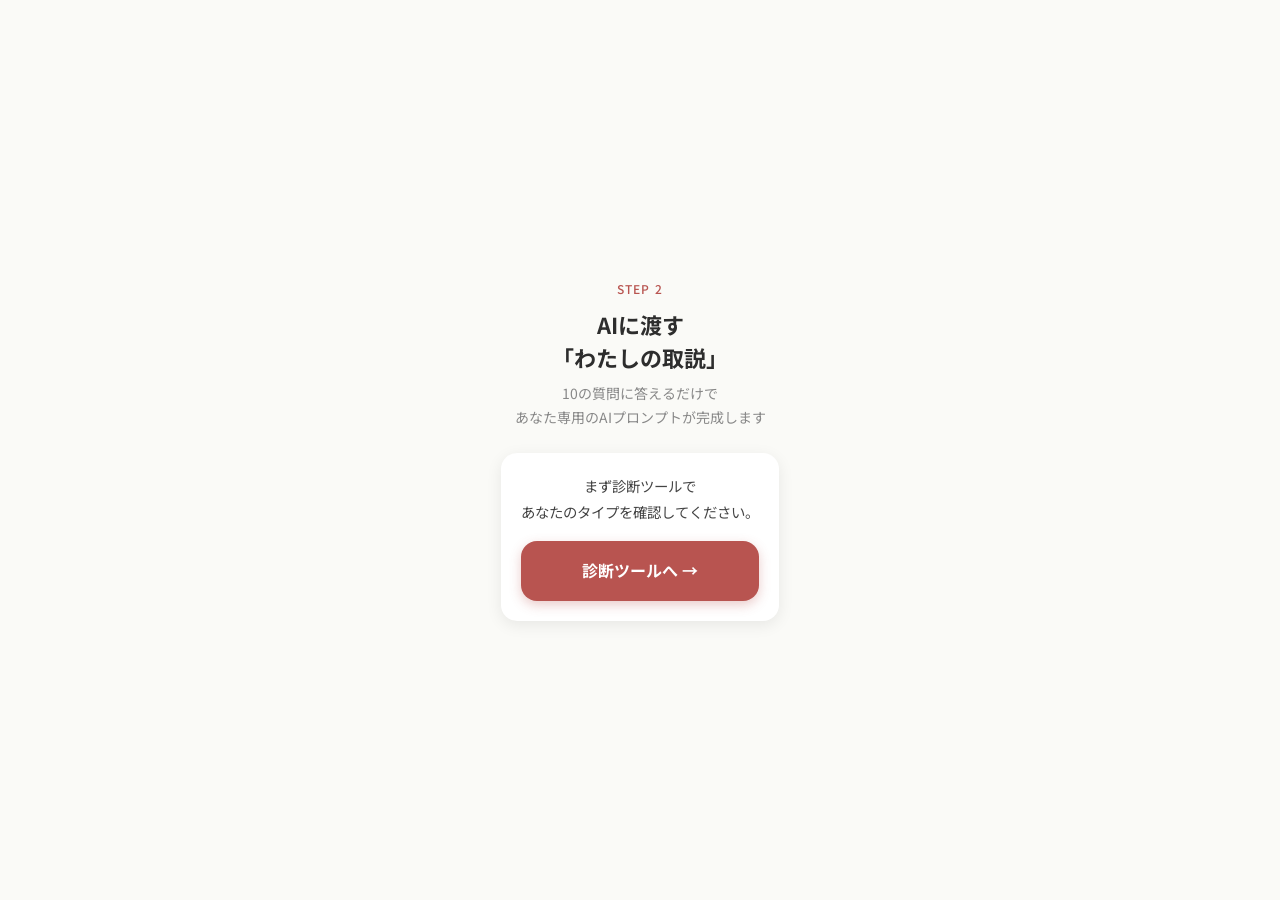
<file: generator/index.html>
<!DOCTYPE html>
<html lang="ja">
<head>
  <meta charset="UTF-8">
  <meta name="viewport" content="width=device-width, initial-scale=1.0">
  <title>AIに渡す「わたしの取説」作成ツール | GDS</title>
  <meta name="description" content="診断結果をもとに、AIが毎回あなたの価値を引き出すパーソナルプロンプトを作成します。">

  <!-- OGP -->
  <meta property="og:title" content="AIに渡す「わたしの取説」作成ツール">
  <meta property="og:description" content="診断結果をもとにパーソナルAIプロンプトを生成。AIが毎回あなたの価値を引き出します。">
  <meta property="og:type" content="website">
  <meta name="twitter:card" content="summary">
  <meta name="twitter:title" content="AIに渡す「わたしの取説」作成ツール">

  <link rel="stylesheet" href="https://fonts.googleapis.com/css2?family=Noto+Sans+JP:wght@400;500;700&display=swap">

  <style>
/* ===== Reset & Base ===== */
*, *::before, *::after {
  box-sizing: border-box;
  margin: 0;
  padding: 0;
}

:root {
  --color-bg: #FAFAF7;
  --color-primary: #B85450;
  --color-text: #2D2D2D;
  --color-border: #E5E5E5;
  --color-accent-light: #F0E4D0;
  --color-white: #FFFFFF;
  --color-gray-mid: #888888;
  --color-story: #B85450;
  --color-sense: #7A9E7E;
  --color-relation: #5A7BAA;
  --color-inquiry: #9B7EC8;
  --font-main: 'Noto Sans JP', sans-serif;
  --radius-sm: 8px;
  --radius-md: 16px;
  --radius-lg: 24px;
  --shadow-card: 0 4px 16px rgba(0,0,0,0.08);
  --transition-base: 300ms ease;
}

html {
  font-size: 16px;
  -webkit-text-size-adjust: 100%;
}

body {
  font-family: var(--font-main);
  background: var(--color-bg);
  color: var(--color-text);
  line-height: 1.7;
  min-height: 100vh;
}

/* ===== Layout ===== */
.app-container {
  max-width: 480px;
  margin: 0 auto;
  padding: 0 16px;
  min-height: 100vh;
  display: flex;
  flex-direction: column;
}

/* ===== Typography ===== */
h1 {
  font-size: 1.5rem;
  font-weight: 700;
  line-height: 1.4;
}

h2 {
  font-size: 1.25rem;
  font-weight: 700;
  line-height: 1.4;
}

h3 {
  font-size: 1.1rem;
  font-weight: 700;
  line-height: 1.5;
}

p {
  font-size: 0.9375rem;
  line-height: 1.8;
}

/* ===== Screens (shared fade logic) ===== */
.screen {
  display: none;
  flex-direction: column;
  flex: 1;
  opacity: 0;
  transition: opacity var(--transition-base);
}

.screen.active {
  display: flex;
}

.screen.visible {
  opacity: 1;
}

/* ===== Start Screen ===== */
.start-screen {
  justify-content: center;
  align-items: center;
  text-align: center;
  padding: 40px 16px;
  gap: 24px;
}

.brand-logo {
  font-size: 0.75rem;
  letter-spacing: 0.15em;
  color: var(--color-gray-mid);
  text-transform: uppercase;
}

.start-title-area {
  display: flex;
  flex-direction: column;
  gap: 8px;
}

.start-label {
  font-size: 0.75rem;
  letter-spacing: 0.1em;
  color: var(--color-primary);
  font-weight: 500;
}

.start-main-title {
  font-size: 1.375rem;
  font-weight: 700;
  line-height: 1.5;
  color: var(--color-text);
}

.start-subtitle {
  font-size: 0.875rem;
  color: var(--color-gray-mid);
  line-height: 1.7;
}

.start-description {
  background: var(--color-accent-light);
  border-radius: var(--radius-md);
  padding: 20px;
  text-align: left;
}

.start-description p {
  font-size: 0.875rem;
  color: var(--color-text);
}

.start-info {
  display: flex;
  gap: 20px;
  justify-content: center;
}

.info-item {
  display: flex;
  flex-direction: column;
  align-items: center;
  gap: 4px;
}

.info-number {
  font-size: 1.5rem;
  font-weight: 700;
  color: var(--color-primary);
}

.info-label {
  font-size: 0.75rem;
  color: var(--color-gray-mid);
}

/* ===== Progress Bar ===== */
.progress-area {
  padding: 20px 0 8px;
}

.progress-bar-wrap {
  background: var(--color-border);
  border-radius: 100px;
  height: 4px;
  overflow: hidden;
}

.progress-bar-fill {
  height: 100%;
  background: var(--color-primary);
  border-radius: 100px;
  transition: width 400ms ease;
}

.progress-text {
  font-size: 0.75rem;
  color: var(--color-gray-mid);
  margin-top: 8px;
  text-align: right;
}

/* ===== Question Screen ===== */
.question-screen {
  padding: 16px 0 40px;
  gap: 0;
}

.question-content {
  flex: 1;
  display: flex;
  flex-direction: column;
  gap: 20px;
  padding-top: 8px;
}

.question-text {
  font-size: 1.0625rem;
  font-weight: 700;
  line-height: 1.6;
  color: var(--color-text);
}

/* ===== Free-text Input ===== */
.gen-input-group {
  display: flex;
  flex-direction: column;
  gap: 10px;
}

.gen-sub-inputs {
  display: flex;
  flex-direction: column;
  gap: 10px;
}

.gen-input-label {
  font-size: 0.8125rem;
  color: var(--color-gray-mid);
  font-weight: 600;
  letter-spacing: 0.03em;
}

.gen-input-field {
  width: 100%;
  padding: 14px 16px;
  border: 1.5px solid #DDD8CF;
  border-radius: var(--radius-sm);
  font-family: var(--font-main);
  font-size: 0.9375rem;
  color: var(--color-text);
  background: var(--color-white);
  box-sizing: border-box;
  transition: border-color 200ms ease, box-shadow 200ms ease;
  -webkit-appearance: none;
}

.gen-input-field:focus {
  outline: none;
  border-color: var(--color-primary);
  box-shadow: 0 0 0 3px rgba(184,84,80,0.12);
}

.gen-input-field.error {
  border-color: #E05555;
}

textarea.gen-input-field {
  min-height: 110px;
  resize: vertical;
  line-height: 1.7;
}

.gen-input-hint {
  font-size: 0.8rem;
  color: var(--color-gray-mid);
  line-height: 1.5;
}

.gen-input-error {
  font-size: 0.8125rem;
  color: #E05555;
  display: none;
}

.gen-input-error.visible {
  display: block;
}

.gen-next-btn-wrap {
  margin-top: 24px;
  padding-bottom: 16px;
}

/* ===== Analyzing Screen ===== */
.analyzing-screen {
  justify-content: center;
  align-items: center;
  text-align: center;
  gap: 32px;
  padding: 40px 16px;
}

.analyzing-animation {
  position: relative;
  width: 80px;
  height: 80px;
}

.pulse-ring {
  position: absolute;
  inset: 0;
  border-radius: 50%;
  border: 3px solid var(--color-primary);
  animation: pulse 1.4s ease-out infinite;
}

.pulse-ring:nth-child(2) {
  animation-delay: 0.5s;
}

.pulse-ring:nth-child(3) {
  animation-delay: 1s;
}

@keyframes pulse {
  0% { transform: scale(0.3); opacity: 1; }
  100% { transform: scale(1.5); opacity: 0; }
}

.analyzing-icon {
  position: absolute;
  inset: 0;
  display: flex;
  align-items: center;
  justify-content: center;
  font-size: 2rem;
}

.analyzing-text h2 {
  font-size: 1.125rem;
  color: var(--color-text);
}

.analyzing-text p {
  font-size: 0.875rem;
  color: var(--color-gray-mid);
}

/* ===== Result Card ===== */
.result-card {
  background: var(--color-white);
  border-radius: var(--radius-md);
  padding: 20px;
  box-shadow: var(--shadow-card);
}

.result-card-label {
  font-size: 0.6875rem;
  font-weight: 700;
  letter-spacing: 0.12em;
  text-transform: uppercase;
  color: var(--color-primary);
  margin-bottom: 8px;
}

.result-card h3 {
  font-size: 1rem;
  margin-bottom: 8px;
}

.result-card p {
  font-size: 0.9rem;
  color: #444;
}

/* ===== CTA to Generator ===== */
.cta-generator {
  background: linear-gradient(135deg, #2D2D2D 0%, #444 100%);
  color: var(--color-white);
  border-radius: var(--radius-md);
  padding: 24px 20px;
  text-align: center;
  display: flex;
  flex-direction: column;
  gap: 12px;
}

.cta-generator h3 {
  font-size: 1rem;
  line-height: 1.5;
}

.cta-generator p {
  font-size: 0.8125rem;
  opacity: 0.85;
  line-height: 1.6;
}

/* ===== Generator Screens ===== */
.generator-start-screen {
  justify-content: center;
  align-items: center;
  text-align: center;
  padding: 40px 16px;
  gap: 24px;
}

.generator-question-screen {
  padding: 16px 0 40px;
  gap: 0;
}

.generator-result-screen {
  padding: 24px 0 60px;
  gap: 20px;
}

.reminder-banner {
  background: #FFF3CD;
  border: 1px solid #FFD96A;
  border-radius: var(--radius-sm);
  padding: 12px 16px;
  font-size: 0.8125rem;
  color: #7A5800;
  line-height: 1.6;
}

/* ===== Generated Result ===== */
.result-prompt-wrap {
  background: var(--color-white);
  border-radius: var(--radius-md);
  padding: 20px;
  box-shadow: var(--shadow-card);
  display: flex;
  flex-direction: column;
  gap: 16px;
}

.result-prompt-text {
  font-size: 0.9rem;
  line-height: 1.9;
  color: var(--color-text);
  white-space: pre-wrap;
  word-break: break-word;
}

.copy-btn {
  width: 100%;
  padding: 16px;
  background: var(--color-primary);
  color: var(--color-white);
  border: none;
  border-radius: var(--radius-sm);
  font-family: var(--font-main);
  font-size: 1rem;
  font-weight: 700;
  cursor: pointer;
  min-height: 44px;
  -webkit-tap-highlight-color: transparent;
  transition: opacity var(--transition-base), transform 100ms ease;
}

.copy-btn:active {
  transform: scale(0.98);
  opacity: 0.9;
}

.copy-btn.copied {
  background: #4CAF50;
}

/* ===== Primary Button ===== */
.btn-primary {
  display: block;
  width: 100%;
  padding: 16px 24px;
  background: var(--color-primary);
  color: var(--color-white);
  border: none;
  border-radius: var(--radius-md);
  font-family: var(--font-main);
  font-size: 1rem;
  font-weight: 700;
  text-align: center;
  cursor: pointer;
  min-height: 44px;
  -webkit-tap-highlight-color: transparent;
  transition: opacity var(--transition-base), transform 100ms ease;
  text-decoration: none;
  box-shadow: 0 4px 12px rgba(184, 84, 80, 0.3);
}

.btn-primary:active {
  transform: scale(0.98);
  opacity: 0.9;
}

.btn-secondary {
  display: block;
  width: 100%;
  padding: 14px 24px;
  background: transparent;
  color: var(--color-primary);
  border: 2px solid var(--color-primary);
  border-radius: var(--radius-md);
  font-family: var(--font-main);
  font-size: 0.9375rem;
  font-weight: 500;
  text-align: center;
  cursor: pointer;
  min-height: 44px;
  -webkit-tap-highlight-color: transparent;
  transition: opacity var(--transition-base);
  text-decoration: none;
}

.btn-secondary:active {
  opacity: 0.7;
}

/* ===== Utility ===== */
.mt-auto { margin-top: auto; }
.mt-8  { margin-top: 8px; }
.mt-16 { margin-top: 16px; }
.mt-24 { margin-top: 24px; }
.text-center { text-align: center; }
.text-small { font-size: 0.875rem; }
.text-muted { color: var(--color-gray-mid); }
.hidden { display: none !important; }

/* ===== Responsive ===== */
@media (min-width: 480px) {
  .app-container {
    padding: 0 0;
  }
}
  </style>
</head>
<body>

<div class="app-container" id="app">

  <!-- ===== START SCREEN ===== -->
  <div class="screen generator-start-screen active" id="screen-gen-start">

    <div class="start-title-area">
      <div class="start-label">STEP 2</div>
      <h1 class="start-main-title">AIに渡す<br>「わたしの取説」</h1>
      <p class="start-subtitle">10の質問に答えるだけで<br>あなた専用のAIプロンプトが完成します</p>
    </div>

    <!-- 3ヶ月リマインダー（JSで表示制御） -->
    <div class="reminder-banner hidden" id="reminder-banner">
      ⏰ 前回の診断から3ヶ月が経過しました。取説を更新することをお勧めします。
    </div>

    <!-- 診断結果なしの場合 -->
    <div class="hidden" id="no-diagnosis-msg">
      <div class="result-card">
        <p class="text-small" style="text-align:center;">まず診断ツールで<br>あなたのタイプを確認してください。</p>
        <a class="btn-primary mt-16" href="/diagnosis">診断ツールへ →</a>
      </div>
    </div>

    <!-- 診断済みの場合 -->
    <div id="has-diagnosis-block">
      <div class="result-card" id="diagnosis-summary" style="text-align:center;">
        <div class="result-card-label" id="gen-type-label"></div>
        <p id="gen-type-name" style="font-weight:700; font-size:1.0625rem;"></p>
      </div>

      <div class="start-description mt-16">
        <p>診断で見つかったあなたの資質タイプをベースに、AIへの指示文（プロンプト）をカスタマイズします。自分の言葉で答えることで、より精度の高い取説が生まれます。</p>
      </div>

      <div class="start-info">
        <div class="info-item">
          <span class="info-number">10</span>
          <span class="info-label">問</span>
        </div>
        <div class="info-item">
          <span class="info-number">5</span>
          <span class="info-label">分</span>
        </div>
      </div>

      <button class="btn-primary" id="btn-gen-start">取説を作りはじめる</button>
      <a href="/diagnosis" class="btn-secondary mt-16">診断をやり直す</a>
    </div>
  </div>

  <!-- ===== QUESTION SCREEN ===== -->
  <div class="screen generator-question-screen" id="screen-gen-question">
    <div class="progress-area">
      <div class="progress-bar-wrap">
        <div class="progress-bar-fill" id="gen-progress-bar" style="width: 0%"></div>
      </div>
      <div class="progress-text" id="gen-progress-text">1 / 10</div>
    </div>

    <div class="question-content" id="gen-question-content">
      <p class="question-text" id="gen-question-text"></p>
      <div class="gen-input-group" id="gen-input-group"></div>
      <p class="gen-input-error" id="gen-input-error">回答を入力してください</p>
      <div class="gen-next-btn-wrap">
        <button class="btn-primary" id="btn-gen-next">次へ →</button>
      </div>
    </div>
  </div>

  <!-- ===== ANALYZING SCREEN ===== -->
  <div class="screen analyzing-screen" id="screen-gen-analyzing">
    <div class="analyzing-animation">
      <div class="pulse-ring"></div>
      <div class="pulse-ring"></div>
      <div class="pulse-ring"></div>
      <div class="analyzing-icon">✍️</div>
    </div>
    <div class="analyzing-text">
      <h2>取説を生成中…</h2>
      <p>あなた専用のAIプロンプトを作成しています</p>
    </div>
  </div>

  <!-- ===== RESULT SCREEN ===== -->
  <div class="screen generator-result-screen" id="screen-gen-result">
    <div class="start-title-area text-center">
      <div class="start-label">完成しました！</div>
      <h2>あなたの「AIわたし取説」</h2>
      <p class="start-subtitle text-small">以下をそのままAI（ChatGPT・Claude等）に貼り付けてください</p>
    </div>

    <div class="result-prompt-wrap">
      <p class="result-prompt-text" id="gen-result-text"></p>
      <button class="copy-btn" id="btn-copy">コピーする</button>
    </div>

    <div class="result-card" style="background: var(--color-accent-light);">
      <div class="result-card-label">使い方のヒント</div>
      <p class="text-small">新しいAIチャットを開くたびに、このテキストを最初に貼り付けてから質問してみましょう。AIがあなたの価値を踏まえた返答をしてくれるようになります。</p>
    </div>

    <div class="cta-generator">
      <p class="text-small">あなたの取説を、どのように日々の活動で利用するか、どうしたらより「あなたらしく伝えられるか」をお伝えできる場をご用意しました。詳細は公式LINEのリッチメニューから。</p>
      <img src="../GDS_richmenu.jpg" alt="公式LINEリッチメニュー" style="width:100%;border-radius:8px;margin-top:4px;">
    </div>

    <button class="btn-secondary mt-16" id="btn-gen-retry">もう一度作り直す</button>
    <a href="GDS_診断ツール.html" class="btn-secondary mt-8">診断をやり直す</a>
  </div>

</div><!-- /.app-container -->

<script>
// ===== TYPE DATA =====

const TYPE_DATA = {
  story: {
    name: '物語型で選ばれる人',
    key: 'story',
    catchcopy: '人生そのものが、誰にも真似できないコンテキストになる人',
    core: '人生の起伏・経験・葛藤から生まれる「物語の深さ」。これが、あなたが何度AIツールを乗り換えても、ずっとあなたを支え続ける資産です。',
    templateText: '私は人生の経験や物語を大切にする人間です。過去の体験から生まれる深さやリアリティを、言葉や提案に込めることが私らしさです。',
  },
  sense: {
    name: '感性型で選ばれる人',
    key: 'sense',
    catchcopy: '「これじゃない」を一瞬で見抜ける、AI時代に最も貴重な感覚を持つ人',
    core: '理屈で説明できない直感・センス・違和感の感度。これが、AIがどれほど進化しても、ずっとあなたを支え続ける資産です。',
    templateText: '私は直感や感覚を大切にする人間です。「なんかいい」「これ違う」という感覚を、丁寧に言葉や形にしていくことが私らしさです。',
  },
  relation: {
    name: '関係型で選ばれる人',
    key: 'relation',
    catchcopy: '「あなたなしではいられない」と、最も言われやすい人',
    core: '人と人の間で生まれる空気を読む力、深い信頼関係を築く力。これが、AIがどれほど進化しても、ずっとあなたを支え続ける資産です。',
    templateText: '私は人との関わりを大切にする人間です。相手の本音を引き出し、深い信頼関係を築きながら一緒に育っていくことが私らしさです。',
  },
  inquiry: {
    name: '探究型で選ばれる人',
    key: 'inquiry',
    catchcopy: 'AIに「最大公約数じゃない問い」を投げられる、稀有な思考力を持つ人',
    core: '本質を見抜く力、新しい問いを立てる思考の癖。これが、AIがどれほど進化しても、ずっとあなたを支え続ける資産です。',
    templateText: '私は本質を見抜くことを大切にする人間です。表面的な答えで満足せず、「なぜ？」を掘り下げて新しい問いを立てることが私らしさです。',
  },
};

const TYPE_LABELS = {
  story: '物語型',
  sense: '感性型',
  relation: '関係型',
  inquiry: '探究型',
};

// ===== GENERATOR =====

(function () {
  'use strict';

  const STORAGE_KEY = 'gds_diagnosis_result';
  const THREE_MONTHS_MS = 90 * 24 * 60 * 60 * 1000;

  // ===== 10 Questions (free-text) =====
  // type: 'text' = single-line input, 'textarea' = multi-line, 'multi' = multiple sub-inputs
  const GEN_QUESTIONS = [
    {
      id: 1,
      text: 'あなたの肩書き・活動ジャンルを教えてください',
      hint: '例：ライフコーチ、ハンドメイド作家、中小企業向けSNSコンサルタント など',
      type: 'text',
      placeholder: '例：フリーランスのWebデザイナー',
      key: 'title',
    },
    {
      id: 2,
      text: 'あなたが仕事・表現において「絶対に譲れない」価値観を3つ挙げてください',
      hint: '直感で出てくる言葉でOKです',
      type: 'multi',
      inputs: [
        { placeholder: '例：本質を大切にする', key: 'value1' },
        { placeholder: '例：温かみのある関係性', key: 'value2' },
        { placeholder: '例：オリジナリティ', key: 'value3' },
      ],
    },
    {
      id: 3,
      text: 'あなたの言葉の特徴・口調はどんな感じですか？',
      hint: '例：やわらかく親しみやすい／論理的でシャープ／詩的で感情的 など',
      type: 'text',
      placeholder: '例：やわらかく、感情に寄り添うような話し方',
      key: 'tone',
    },
    {
      id: 4,
      text: 'AIに使ってほしくない表現・言い回しはありますか？',
      hint: '例：「革命的」「最先端」などの誇張表現、体育会系の煽り言葉 など',
      type: 'text',
      placeholder: '例：「圧倒的」「ぶっちゃけ」「稼ぎたいなら」',
      key: 'avoid',
    },
    {
      id: 5,
      text: 'あなたが一番自信を持っていること・得意なことは何ですか？',
      hint: 'スキル・才能・人柄なんでも',
      type: 'text',
      placeholder: '例：相手の話を深く聴き、本質を言語化すること',
      key: 'strength',
    },
    {
      id: 6,
      text: 'あなたの理想のお客様・読者像を教えてください',
      hint: '年代・悩み・状況など具体的に',
      type: 'text',
      placeholder: '例：副業を始めたい30代女性で、自分の強みを見つけられずにいる方',
      key: 'audience',
    },
    {
      id: 7,
      text: 'AIに最もよく頼むこと・使いたいシーンを教えてください',
      hint: '例：SNS投稿の文章作成、提案書のたたき台、アイデア出し など',
      type: 'text',
      placeholder: '例：ブログ記事の構成案作りと、SNS投稿のキャッチコピー',
      key: 'usecase',
    },
    {
      id: 8,
      text: 'AIに出力してほしい文章のスタイルを教えてください',
      hint: '例：箇条書き中心／長文で丁寧に／短くテンポよく など',
      type: 'text',
      placeholder: '例：結論を先に、理由は箇条書きで3つ以内に収める',
      key: 'style',
    },
    {
      id: 9,
      text: 'あなたのブランドや世界観のキーワードを教えてください',
      hint: '色・雰囲気・世界観・大切にしているコンセプトなど',
      type: 'text',
      placeholder: '例：シンプル、和の温かみ、余白、ナチュラル',
      key: 'brand',
    },
    {
      id: 10,
      text: '最近感じている変化・気づき・伝えたいメッセージを自由に書いてください',
      hint: 'AIへのひと言としてプロンプトに組み込まれます',
      type: 'textarea',
      placeholder: '例：AIが普及した今こそ、人間らしい温かみのある発信が差別化になると感じています。',
      key: 'message',
    },
  ];

  // ===== State =====
  let diagResult = null;
  let genAnswers = {};
  let genIndex   = 0;

  // ===== Element refs =====
  const screens = {
    start:     document.getElementById('screen-gen-start'),
    question:  document.getElementById('screen-gen-question'),
    analyzing: document.getElementById('screen-gen-analyzing'),
    result:    document.getElementById('screen-gen-result'),
  };

  // ===== Screen transitions =====
  function showScreen(name) {
    Object.values(screens).forEach(function(el) {
      el.classList.remove('active', 'visible');
    });
    var target = screens[name];
    target.classList.add('active');
    requestAnimationFrame(function() {
      requestAnimationFrame(function() {
        target.classList.add('visible');
      });
    });
  }

  // ===== Load diagnosis result =====
  function loadDiagnosis() {
    try {
      var raw = localStorage.getItem(STORAGE_KEY);
      if (raw) return JSON.parse(raw);
    } catch (e) { /* ignore */ }
    return null;
  }

  // ===== Init start screen =====
  function initStartScreen() {
    diagResult = loadDiagnosis();

    var noDiagMsg      = document.getElementById('no-diagnosis-msg');
    var hasDiagBlock   = document.getElementById('has-diagnosis-block');
    var reminderBanner = document.getElementById('reminder-banner');
    var genTypeLabel   = document.getElementById('gen-type-label');
    var genTypeName    = document.getElementById('gen-type-name');

    if (!diagResult) {
      noDiagMsg.classList.remove('hidden');
      hasDiagBlock.classList.add('hidden');
      return;
    }

    noDiagMsg.classList.add('hidden');
    hasDiagBlock.classList.remove('hidden');

    var typeLabel = TYPE_LABELS[diagResult.mainType] || diagResult.mainType;
    var typeName  = (TYPE_DATA[diagResult.mainType] || {}).name || typeLabel;
    genTypeLabel.textContent = typeLabel;
    genTypeName.textContent  = typeName;

    if (diagResult.savedAt && (Date.now() - diagResult.savedAt) > THREE_MONTHS_MS) {
      reminderBanner.classList.remove('hidden');
    }

    document.getElementById('btn-gen-start').addEventListener('click', function() {
      genAnswers = {};
      genIndex   = 0;
      showScreen('question');
      setTimeout(renderGenQuestion, 50);
    });
  }

  // ===== Render question =====
  function renderGenQuestion() {
    var q           = GEN_QUESTIONS[genIndex];
    var progressBar = document.getElementById('gen-progress-bar');
    var progressTxt = document.getElementById('gen-progress-text');
    var questionTxt = document.getElementById('gen-question-text');
    var inputGroup  = document.getElementById('gen-input-group');
    var errorEl     = document.getElementById('gen-input-error');

    var pct = (genIndex / GEN_QUESTIONS.length) * 100;
    progressBar.style.width  = pct + '%';
    progressTxt.textContent  = (genIndex + 1) + ' / ' + GEN_QUESTIONS.length;

    questionTxt.style.opacity = '0';
    inputGroup.style.opacity  = '0';

    errorEl.classList.remove('visible');
    errorEl.classList.remove('gen-input-error');
    errorEl.className = 'gen-input-error';

    setTimeout(function() {
      questionTxt.textContent = q.text;
      inputGroup.innerHTML = '';

      if (q.type === 'multi') {
        var subWrap = document.createElement('div');
        subWrap.className = 'gen-sub-inputs';
        q.inputs.forEach(function(inp, idx) {
          var label = document.createElement('div');
          label.className = 'gen-input-label';
          label.textContent = '価値観 ' + (idx + 1);
          var field = document.createElement('input');
          field.type = 'text';
          field.className = 'gen-input-field';
          field.placeholder = inp.placeholder;
          field.dataset.subkey = inp.key;
          var restore = genAnswers['q' + q.id + '_' + inp.key];
          if (restore) field.value = restore;
          subWrap.appendChild(label);
          subWrap.appendChild(field);
        });
        inputGroup.appendChild(subWrap);
      } else {
        if (q.hint) {
          var hint = document.createElement('p');
          hint.className = 'gen-input-hint';
          hint.textContent = q.hint;
          inputGroup.appendChild(hint);
        }
        var field;
        if (q.type === 'textarea') {
          field = document.createElement('textarea');
          field.className = 'gen-input-field';
        } else {
          field = document.createElement('input');
          field.type = 'text';
          field.className = 'gen-input-field';
        }
        field.placeholder = q.placeholder || '';
        var restore = genAnswers['q' + q.id];
        if (restore) field.value = restore;
        inputGroup.appendChild(field);
      }

      questionTxt.style.transition = 'opacity 300ms ease';
      inputGroup.style.transition  = 'opacity 300ms ease';
      requestAnimationFrame(function() {
        requestAnimationFrame(function() {
          questionTxt.style.opacity = '1';
          inputGroup.style.opacity  = '1';
          // Focus first field
          var first = inputGroup.querySelector('.gen-input-field');
          if (first) first.focus();
        });
      });
    }, 250);
  }

  // ===== Collect current answer =====
  function collectAnswer() {
    var q = GEN_QUESTIONS[genIndex];
    var errorEl = document.getElementById('gen-input-error');
    errorEl.classList.remove('visible');

    if (q.type === 'multi') {
      var fields = document.querySelectorAll('#gen-input-group .gen-input-field');
      var allEmpty = true;
      fields.forEach(function(f) {
        var val = f.value.trim();
        if (val) allEmpty = false;
        genAnswers['q' + q.id + '_' + f.dataset.subkey] = val;
      });
      if (allEmpty) {
        errorEl.textContent = '少なくとも1つ入力してください';
        errorEl.classList.add('visible');
        return false;
      }
    } else {
      var field = document.querySelector('#gen-input-group .gen-input-field');
      if (!field) return false;
      var val = field.value.trim();
      if (!val) {
        field.classList.add('error');
        errorEl.textContent = '回答を入力してください';
        errorEl.classList.add('visible');
        field.focus();
        return false;
      }
      field.classList.remove('error');
      genAnswers['q' + q.id] = val;
    }
    return true;
  }

  // ===== Next button =====
  function onNextClick() {
    if (!collectAnswer()) return;
    genIndex += 1;
    if (genIndex < GEN_QUESTIONS.length) {
      renderGenQuestion();
    } else {
      finishGenerator();
    }
  }

  // ===== Finish =====
  function finishGenerator() {
    showScreen('analyzing');
    setTimeout(function() {
      var promptText = buildPrompt();
      document.getElementById('gen-result-text').textContent = promptText;
      showScreen('result');
    }, 2000);
  }

  // ===== Build prompt =====
  function buildPrompt() {
    if (!diagResult) return '';

    var typeData  = TYPE_DATA[diagResult.mainType] || {};
    var subData   = TYPE_DATA[diagResult.subType]  || {};
    var typeLabel = TYPE_LABELS[diagResult.mainType] || diagResult.mainType;
    var subLabel  = TYPE_LABELS[diagResult.subType]  || diagResult.subType;

    var title    = genAnswers['q1']  || '—';
    var value1   = genAnswers['q2_value1'] || '';
    var value2   = genAnswers['q2_value2'] || '';
    var value3   = genAnswers['q2_value3'] || '';
    var values   = [value1, value2, value3].filter(Boolean).join('・') || '—';
    var tone     = genAnswers['q3']  || '—';
    var avoid    = genAnswers['q4']  || '—';
    var strength = genAnswers['q5']  || '—';
    var audience = genAnswers['q6']  || '—';
    var usecase  = genAnswers['q7']  || '—';
    var style    = genAnswers['q8']  || '—';
    var brand    = genAnswers['q9']  || '—';
    var message  = genAnswers['q10'] || '—';

    var prompt =
      '# わたしの取説（パーソナルAIプロンプト）\n\n' +

      '## 私の資質タイプ\n' +
      '【メインタイプ】' + typeLabel + '：' + (typeData.name || '') + '\n' +
      '【サブタイプ】'   + subLabel  + '：' + (subData.name  || '') + '\n\n' +

      '## 私の本質的な強み\n' +
      (typeData.templateText || '') + '\n\n' +

      '## 私のプロフィール\n' +
      '・肩書き・活動ジャンル：' + title + '\n' +
      '・得意なこと：' + strength + '\n' +
      '・理想のお客様・読者：' + audience + '\n\n' +

      '## 私の価値観・こだわり\n' +
      '・譲れない価値観：' + values + '\n' +
      '・ブランド・世界観：' + brand + '\n\n' +

      '## 私のコミュニケーションスタイル\n' +
      '・言葉の特徴・口調：' + tone + '\n' +
      '・使ってほしくない表現：' + avoid + '\n' +
      '・出力してほしい文章スタイル：' + style + '\n\n' +

      '## AIに頼みたいこと\n' +
      '・主な用途：' + usecase + '\n\n' +

      '## 私から一言\n' +
      message + '\n\n' +

      '## AIへのお願い\n' +
      '上記のプロフィール・価値観・スタイルをすべて踏まえた上で回答してください。\n' +
      '私の本質（' + (typeData.core || typeLabel) + '）が伝わる表現や提案を優先してください。\n' +
      '「' + (typeData.catchcopy || '') + '」という私の価値を活かせる視点で考えてください。\n' +
      '使ってほしくない表現（' + avoid + '）は絶対に使わないでください。';

    return prompt;
  }

  // ===== Copy button =====
  function initCopyButton() {
    var copyBtn = document.getElementById('btn-copy');
    copyBtn.addEventListener('click', function() {
      var text = document.getElementById('gen-result-text').textContent;
      if (navigator.clipboard && navigator.clipboard.writeText) {
        navigator.clipboard.writeText(text).then(function() {
          copyBtn.textContent = 'コピーしました！';
          copyBtn.classList.add('copied');
          setTimeout(function() {
            copyBtn.textContent = 'コピーする';
            copyBtn.classList.remove('copied');
          }, 2500);
        }).catch(function() { fallbackCopy(text, copyBtn); });
      } else {
        fallbackCopy(text, copyBtn);
      }
    });
  }

  function fallbackCopy(text, btn) {
    var ta = document.createElement('textarea');
    ta.value = text;
    ta.style.position = 'fixed';
    ta.style.opacity  = '0';
    document.body.appendChild(ta);
    ta.select();
    try {
      document.execCommand('copy');
      btn.textContent = 'コピーしました！';
      btn.classList.add('copied');
      setTimeout(function() {
        btn.textContent = 'コピーする';
        btn.classList.remove('copied');
      }, 2500);
    } catch (e) { /* silent */ }
    document.body.removeChild(ta);
  }

  // ===== Init =====
  function init() {
    requestAnimationFrame(function() {
      requestAnimationFrame(function() {
        screens.start.classList.add('visible');
      });
    });

    initStartScreen();
    initCopyButton();

    document.getElementById('btn-gen-next').addEventListener('click', onNextClick);

    document.getElementById('btn-gen-retry').addEventListener('click', function() {
      genAnswers = {};
      genIndex   = 0;
      showScreen('start');
    });
  }

  document.addEventListener('DOMContentLoaded', init);
})();
</script>
</body>
</html>
</file>
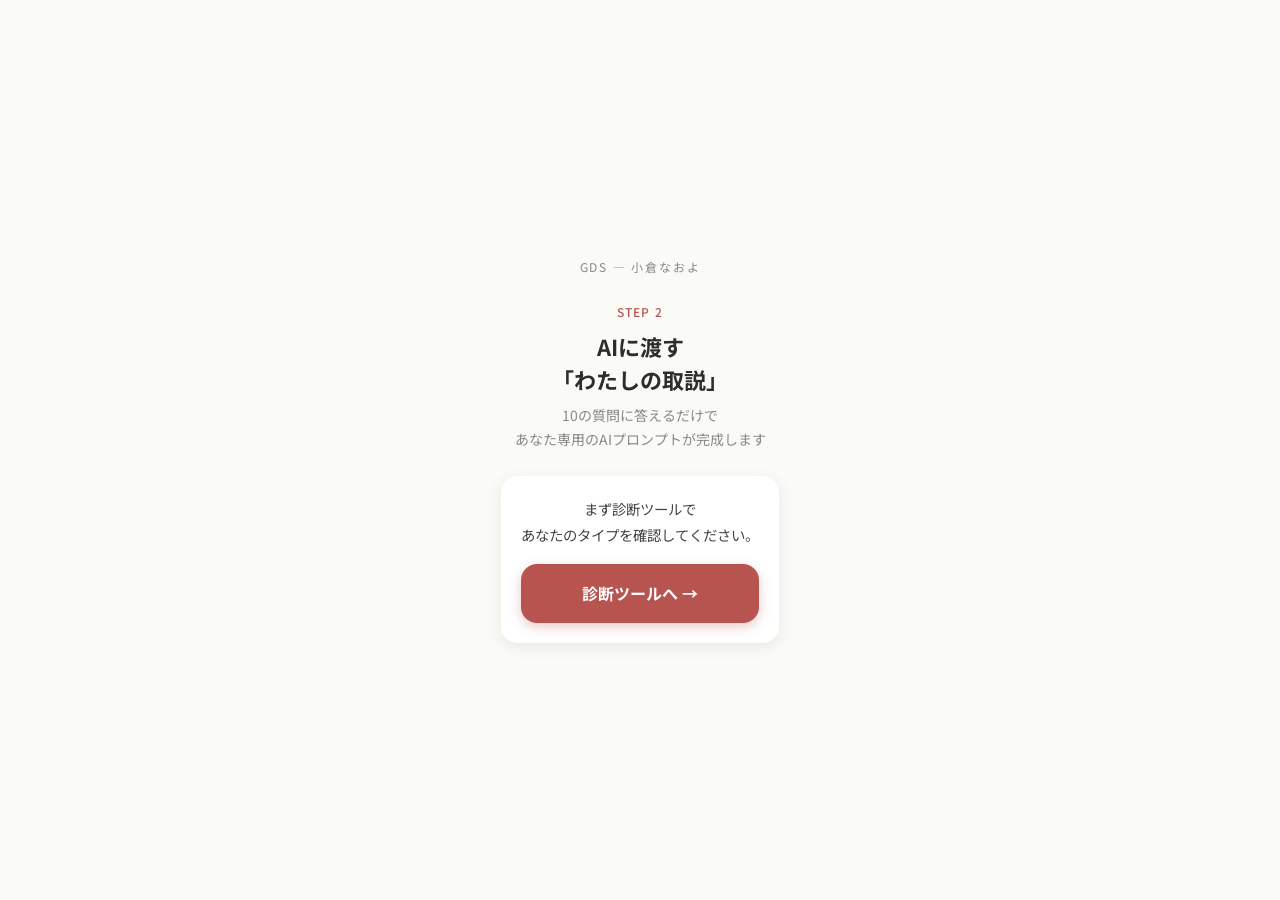
<file: GDS_取説ジェネレーター.html>
<!DOCTYPE html>
<html lang="ja">
<head>
  <meta charset="UTF-8">
  <meta name="viewport" content="width=device-width, initial-scale=1.0">
  <title>AIに渡す「わたしの取説」作成ツール | GDS</title>
  <meta name="description" content="診断結果をもとに、AIが毎回あなたの価値を引き出すパーソナルプロンプトを作成します。">

  <!-- OGP -->
  <meta property="og:title" content="AIに渡す「わたしの取説」作成ツール">
  <meta property="og:description" content="診断結果をもとにパーソナルAIプロンプトを生成。AIが毎回あなたの価値を引き出します。">
  <meta property="og:type" content="website">
  <meta name="twitter:card" content="summary">
  <meta name="twitter:title" content="AIに渡す「わたしの取説」作成ツール">

  <link rel="stylesheet" href="https://fonts.googleapis.com/css2?family=Noto+Sans+JP:wght@400;500;700&display=swap">

  <style>
/* ===== Reset & Base ===== */
*, *::before, *::after {
  box-sizing: border-box;
  margin: 0;
  padding: 0;
}

:root {
  --color-bg: #FAFAF7;
  --color-primary: #B85450;
  --color-text: #2D2D2D;
  --color-border: #E5E5E5;
  --color-accent-light: #F0E4D0;
  --color-white: #FFFFFF;
  --color-gray-mid: #888888;
  --color-story: #B85450;
  --color-sense: #7A9E7E;
  --color-relation: #5A7BAA;
  --color-inquiry: #9B7EC8;
  --font-main: 'Noto Sans JP', sans-serif;
  --radius-sm: 8px;
  --radius-md: 16px;
  --radius-lg: 24px;
  --shadow-card: 0 4px 16px rgba(0,0,0,0.08);
  --transition-base: 300ms ease;
}

html {
  font-size: 16px;
  -webkit-text-size-adjust: 100%;
}

body {
  font-family: var(--font-main);
  background: var(--color-bg);
  color: var(--color-text);
  line-height: 1.7;
  min-height: 100vh;
}

/* ===== Layout ===== */
.app-container {
  max-width: 480px;
  margin: 0 auto;
  padding: 0 16px;
  min-height: 100vh;
  display: flex;
  flex-direction: column;
}

/* ===== Typography ===== */
h1 {
  font-size: 1.5rem;
  font-weight: 700;
  line-height: 1.4;
}

h2 {
  font-size: 1.25rem;
  font-weight: 700;
  line-height: 1.4;
}

h3 {
  font-size: 1.1rem;
  font-weight: 700;
  line-height: 1.5;
}

p {
  font-size: 0.9375rem;
  line-height: 1.8;
}

/* ===== Screens (shared fade logic) ===== */
.screen {
  display: none;
  flex-direction: column;
  flex: 1;
  opacity: 0;
  transition: opacity var(--transition-base);
}

.screen.active {
  display: flex;
}

.screen.visible {
  opacity: 1;
}

/* ===== Start Screen ===== */
.start-screen {
  justify-content: center;
  align-items: center;
  text-align: center;
  padding: 40px 16px;
  gap: 24px;
}

.brand-logo {
  font-size: 0.75rem;
  letter-spacing: 0.15em;
  color: var(--color-gray-mid);
  text-transform: uppercase;
}

.start-title-area {
  display: flex;
  flex-direction: column;
  gap: 8px;
}

.start-label {
  font-size: 0.75rem;
  letter-spacing: 0.1em;
  color: var(--color-primary);
  font-weight: 500;
}

.start-main-title {
  font-size: 1.375rem;
  font-weight: 700;
  line-height: 1.5;
  color: var(--color-text);
}

.start-subtitle {
  font-size: 0.875rem;
  color: var(--color-gray-mid);
  line-height: 1.7;
}

.start-description {
  background: var(--color-accent-light);
  border-radius: var(--radius-md);
  padding: 20px;
  text-align: left;
}

.start-description p {
  font-size: 0.875rem;
  color: var(--color-text);
}

.start-info {
  display: flex;
  gap: 20px;
  justify-content: center;
}

.info-item {
  display: flex;
  flex-direction: column;
  align-items: center;
  gap: 4px;
}

.info-number {
  font-size: 1.5rem;
  font-weight: 700;
  color: var(--color-primary);
}

.info-label {
  font-size: 0.75rem;
  color: var(--color-gray-mid);
}

/* ===== Progress Bar ===== */
.progress-area {
  padding: 20px 0 8px;
}

.progress-bar-wrap {
  background: var(--color-border);
  border-radius: 100px;
  height: 4px;
  overflow: hidden;
}

.progress-bar-fill {
  height: 100%;
  background: var(--color-primary);
  border-radius: 100px;
  transition: width 400ms ease;
}

.progress-text {
  font-size: 0.75rem;
  color: var(--color-gray-mid);
  margin-top: 8px;
  text-align: right;
}

/* ===== Question Screen ===== */
.question-screen {
  padding: 16px 0 40px;
  gap: 0;
}

.question-content {
  flex: 1;
  display: flex;
  flex-direction: column;
  gap: 20px;
  padding-top: 8px;
}

.question-text {
  font-size: 1.0625rem;
  font-weight: 700;
  line-height: 1.6;
  color: var(--color-text);
}

/* ===== Free-text Input ===== */
.gen-input-group {
  display: flex;
  flex-direction: column;
  gap: 10px;
}

.gen-sub-inputs {
  display: flex;
  flex-direction: column;
  gap: 10px;
}

.gen-input-label {
  font-size: 0.8125rem;
  color: var(--color-gray-mid);
  font-weight: 600;
  letter-spacing: 0.03em;
}

.gen-input-field {
  width: 100%;
  padding: 14px 16px;
  border: 1.5px solid #DDD8CF;
  border-radius: var(--radius-sm);
  font-family: var(--font-main);
  font-size: 0.9375rem;
  color: var(--color-text);
  background: var(--color-white);
  box-sizing: border-box;
  transition: border-color 200ms ease, box-shadow 200ms ease;
  -webkit-appearance: none;
}

.gen-input-field:focus {
  outline: none;
  border-color: var(--color-primary);
  box-shadow: 0 0 0 3px rgba(184,84,80,0.12);
}

.gen-input-field.error {
  border-color: #E05555;
}

textarea.gen-input-field {
  min-height: 110px;
  resize: vertical;
  line-height: 1.7;
}

.gen-input-hint {
  font-size: 0.8rem;
  color: var(--color-gray-mid);
  line-height: 1.5;
}

.gen-input-error {
  font-size: 0.8125rem;
  color: #E05555;
  display: none;
}

.gen-input-error.visible {
  display: block;
}

.gen-next-btn-wrap {
  margin-top: 24px;
  padding-bottom: 16px;
}

/* ===== Analyzing Screen ===== */
.analyzing-screen {
  justify-content: center;
  align-items: center;
  text-align: center;
  gap: 32px;
  padding: 40px 16px;
}

.analyzing-animation {
  position: relative;
  width: 80px;
  height: 80px;
}

.pulse-ring {
  position: absolute;
  inset: 0;
  border-radius: 50%;
  border: 3px solid var(--color-primary);
  animation: pulse 1.4s ease-out infinite;
}

.pulse-ring:nth-child(2) {
  animation-delay: 0.5s;
}

.pulse-ring:nth-child(3) {
  animation-delay: 1s;
}

@keyframes pulse {
  0% { transform: scale(0.3); opacity: 1; }
  100% { transform: scale(1.5); opacity: 0; }
}

.analyzing-icon {
  position: absolute;
  inset: 0;
  display: flex;
  align-items: center;
  justify-content: center;
  font-size: 2rem;
}

.analyzing-text h2 {
  font-size: 1.125rem;
  color: var(--color-text);
}

.analyzing-text p {
  font-size: 0.875rem;
  color: var(--color-gray-mid);
}

/* ===== Result Card ===== */
.result-card {
  background: var(--color-white);
  border-radius: var(--radius-md);
  padding: 20px;
  box-shadow: var(--shadow-card);
}

.result-card-label {
  font-size: 0.6875rem;
  font-weight: 700;
  letter-spacing: 0.12em;
  text-transform: uppercase;
  color: var(--color-primary);
  margin-bottom: 8px;
}

.result-card h3 {
  font-size: 1rem;
  margin-bottom: 8px;
}

.result-card p {
  font-size: 0.9rem;
  color: #444;
}

/* ===== CTA to Generator ===== */
.cta-generator {
  background: linear-gradient(135deg, #2D2D2D 0%, #444 100%);
  color: var(--color-white);
  border-radius: var(--radius-md);
  padding: 24px 20px;
  text-align: center;
  display: flex;
  flex-direction: column;
  gap: 12px;
}

.cta-generator h3 {
  font-size: 1rem;
  line-height: 1.5;
}

.cta-generator p {
  font-size: 0.8125rem;
  opacity: 0.85;
  line-height: 1.6;
}

/* ===== Generator Screens ===== */
.generator-start-screen {
  justify-content: center;
  align-items: center;
  text-align: center;
  padding: 40px 16px;
  gap: 24px;
}

.generator-question-screen {
  padding: 16px 0 40px;
  gap: 0;
}

.generator-result-screen {
  padding: 24px 0 60px;
  gap: 20px;
}

.reminder-banner {
  background: #FFF3CD;
  border: 1px solid #FFD96A;
  border-radius: var(--radius-sm);
  padding: 12px 16px;
  font-size: 0.8125rem;
  color: #7A5800;
  line-height: 1.6;
}

/* ===== Generated Result ===== */
.result-prompt-wrap {
  background: var(--color-white);
  border-radius: var(--radius-md);
  padding: 20px;
  box-shadow: var(--shadow-card);
  display: flex;
  flex-direction: column;
  gap: 16px;
}

.result-prompt-text {
  font-size: 0.9rem;
  line-height: 1.9;
  color: var(--color-text);
  white-space: pre-wrap;
  word-break: break-word;
}

.copy-btn {
  width: 100%;
  padding: 16px;
  background: var(--color-primary);
  color: var(--color-white);
  border: none;
  border-radius: var(--radius-sm);
  font-family: var(--font-main);
  font-size: 1rem;
  font-weight: 700;
  cursor: pointer;
  min-height: 44px;
  -webkit-tap-highlight-color: transparent;
  transition: opacity var(--transition-base), transform 100ms ease;
}

.copy-btn:active {
  transform: scale(0.98);
  opacity: 0.9;
}

.copy-btn.copied {
  background: #4CAF50;
}

/* ===== Primary Button ===== */
.btn-primary {
  display: block;
  width: 100%;
  padding: 16px 24px;
  background: var(--color-primary);
  color: var(--color-white);
  border: none;
  border-radius: var(--radius-md);
  font-family: var(--font-main);
  font-size: 1rem;
  font-weight: 700;
  text-align: center;
  cursor: pointer;
  min-height: 44px;
  -webkit-tap-highlight-color: transparent;
  transition: opacity var(--transition-base), transform 100ms ease;
  text-decoration: none;
  box-shadow: 0 4px 12px rgba(184, 84, 80, 0.3);
}

.btn-primary:active {
  transform: scale(0.98);
  opacity: 0.9;
}

.btn-secondary {
  display: block;
  width: 100%;
  padding: 14px 24px;
  background: transparent;
  color: var(--color-primary);
  border: 2px solid var(--color-primary);
  border-radius: var(--radius-md);
  font-family: var(--font-main);
  font-size: 0.9375rem;
  font-weight: 500;
  text-align: center;
  cursor: pointer;
  min-height: 44px;
  -webkit-tap-highlight-color: transparent;
  transition: opacity var(--transition-base);
  text-decoration: none;
}

.btn-secondary:active {
  opacity: 0.7;
}

/* ===== Utility ===== */
.mt-auto { margin-top: auto; }
.mt-8  { margin-top: 8px; }
.mt-16 { margin-top: 16px; }
.mt-24 { margin-top: 24px; }
.text-center { text-align: center; }
.text-small { font-size: 0.875rem; }
.text-muted { color: var(--color-gray-mid); }
.hidden { display: none !important; }

/* ===== Responsive ===== */
@media (min-width: 480px) {
  .app-container {
    padding: 0 0;
  }
}
  </style>
</head>
<body>

<div class="app-container" id="app">

  <!-- ===== START SCREEN ===== -->
  <div class="screen generator-start-screen active" id="screen-gen-start">
    <div class="brand-logo">GDS — 小倉なおよ</div>

    <div class="start-title-area">
      <div class="start-label">STEP 2</div>
      <h1 class="start-main-title">AIに渡す<br>「わたしの取説」</h1>
      <p class="start-subtitle">10の質問に答えるだけで<br>あなた専用のAIプロンプトが完成します</p>
    </div>

    <!-- 3ヶ月リマインダー（JSで表示制御） -->
    <div class="reminder-banner hidden" id="reminder-banner">
      ⏰ 前回の診断から3ヶ月が経過しました。取説を更新することをお勧めします。
    </div>

    <!-- 診断結果なしの場合 -->
    <div class="hidden" id="no-diagnosis-msg">
      <div class="result-card">
        <p class="text-small" style="text-align:center;">まず診断ツールで<br>あなたのタイプを確認してください。</p>
        <a class="btn-primary mt-16" href="GDS_診断ツール.html">診断ツールへ →</a>
      </div>
    </div>

    <!-- 診断済みの場合 -->
    <div id="has-diagnosis-block">
      <div class="result-card" id="diagnosis-summary" style="text-align:center;">
        <div class="result-card-label" id="gen-type-label"></div>
        <p id="gen-type-name" style="font-weight:700; font-size:1.0625rem;"></p>
      </div>

      <div class="start-description mt-16">
        <p>診断で見つかったあなたの資質タイプをベースに、AIへの指示文（プロンプト）をカスタマイズします。自分の言葉で答えることで、より精度の高い取説が生まれます。</p>
      </div>

      <div class="start-info">
        <div class="info-item">
          <span class="info-number">10</span>
          <span class="info-label">問</span>
        </div>
        <div class="info-item">
          <span class="info-number">5</span>
          <span class="info-label">分</span>
        </div>
      </div>

      <button class="btn-primary" id="btn-gen-start">取説を作りはじめる</button>
      <a href="GDS_診断ツール.html" class="btn-secondary mt-16">診断をやり直す</a>
    </div>
  </div>

  <!-- ===== QUESTION SCREEN ===== -->
  <div class="screen generator-question-screen" id="screen-gen-question">
    <div class="progress-area">
      <div class="progress-bar-wrap">
        <div class="progress-bar-fill" id="gen-progress-bar" style="width: 0%"></div>
      </div>
      <div class="progress-text" id="gen-progress-text">1 / 10</div>
    </div>

    <div class="question-content" id="gen-question-content">
      <p class="question-text" id="gen-question-text"></p>
      <div class="gen-input-group" id="gen-input-group"></div>
      <p class="gen-input-error" id="gen-input-error">回答を入力してください</p>
      <div class="gen-next-btn-wrap">
        <button class="btn-primary" id="btn-gen-next">次へ →</button>
      </div>
    </div>
  </div>

  <!-- ===== ANALYZING SCREEN ===== -->
  <div class="screen analyzing-screen" id="screen-gen-analyzing">
    <div class="analyzing-animation">
      <div class="pulse-ring"></div>
      <div class="pulse-ring"></div>
      <div class="pulse-ring"></div>
      <div class="analyzing-icon">✍️</div>
    </div>
    <div class="analyzing-text">
      <h2>取説を生成中…</h2>
      <p>あなた専用のAIプロンプトを作成しています</p>
    </div>
  </div>

  <!-- ===== RESULT SCREEN ===== -->
  <div class="screen generator-result-screen" id="screen-gen-result">
    <div class="start-title-area text-center">
      <div class="start-label">完成しました！</div>
      <h2>あなたの「AIわたし取説」</h2>
      <p class="start-subtitle text-small">以下をそのままAI（ChatGPT・Claude等）に貼り付けてください</p>
    </div>

    <div class="result-prompt-wrap">
      <p class="result-prompt-text" id="gen-result-text"></p>
      <button class="copy-btn" id="btn-copy">コピーする</button>
    </div>

    <div class="result-card" style="background: var(--color-accent-light);">
      <div class="result-card-label">使い方のヒント</div>
      <p class="text-small">新しいAIチャットを開くたびに、このテキストを最初に貼り付けてから質問してみましょう。AIがあなたの価値を踏まえた返答をしてくれるようになります。</p>
    </div>

    <div class="cta-generator">
      <p class="text-small">あなたの取説を、どのように日々の活動で利用するか、どうしたらより「あなたらしく伝えられるか」をお伝えできる場をご用意しました。詳細は公式LINEのリッチメニューから。</p>
      <img src="GDS_richmenu.jpg" alt="公式LINEリッチメニュー" style="width:100%;border-radius:8px;margin-top:4px;">
    </div>

    <button class="btn-secondary mt-16" id="btn-gen-retry">もう一度作り直す</button>
    <a href="GDS_診断ツール.html" class="btn-secondary mt-8">診断をやり直す</a>
  </div>

</div><!-- /.app-container -->

<script>
// ===== TYPE DATA =====

const TYPE_DATA = {
  story: {
    name: '物語型で選ばれる人',
    key: 'story',
    catchcopy: '人生そのものが、誰にも真似できないコンテキストになる人',
    core: '人生の起伏・経験・葛藤から生まれる「物語の深さ」。これが、あなたが何度AIツールを乗り換えても、ずっとあなたを支え続ける資産です。',
    templateText: '私は人生の経験や物語を大切にする人間です。過去の体験から生まれる深さやリアリティを、言葉や提案に込めることが私らしさです。',
  },
  sense: {
    name: '感性型で選ばれる人',
    key: 'sense',
    catchcopy: '「これじゃない」を一瞬で見抜ける、AI時代に最も貴重な感覚を持つ人',
    core: '理屈で説明できない直感・センス・違和感の感度。これが、AIがどれほど進化しても、ずっとあなたを支え続ける資産です。',
    templateText: '私は直感や感覚を大切にする人間です。「なんかいい」「これ違う」という感覚を、丁寧に言葉や形にしていくことが私らしさです。',
  },
  relation: {
    name: '関係型で選ばれる人',
    key: 'relation',
    catchcopy: '「あなたなしではいられない」と、最も言われやすい人',
    core: '人と人の間で生まれる空気を読む力、深い信頼関係を築く力。これが、AIがどれほど進化しても、ずっとあなたを支え続ける資産です。',
    templateText: '私は人との関わりを大切にする人間です。相手の本音を引き出し、深い信頼関係を築きながら一緒に育っていくことが私らしさです。',
  },
  inquiry: {
    name: '探究型で選ばれる人',
    key: 'inquiry',
    catchcopy: 'AIに「最大公約数じゃない問い」を投げられる、稀有な思考力を持つ人',
    core: '本質を見抜く力、新しい問いを立てる思考の癖。これが、AIがどれほど進化しても、ずっとあなたを支え続ける資産です。',
    templateText: '私は本質を見抜くことを大切にする人間です。表面的な答えで満足せず、「なぜ？」を掘り下げて新しい問いを立てることが私らしさです。',
  },
};

const TYPE_LABELS = {
  story: '物語型',
  sense: '感性型',
  relation: '関係型',
  inquiry: '探究型',
};

// ===== GENERATOR =====

(function () {
  'use strict';

  const STORAGE_KEY = 'gds_diagnosis_result';
  const THREE_MONTHS_MS = 90 * 24 * 60 * 60 * 1000;

  // ===== 10 Questions (free-text) =====
  // type: 'text' = single-line input, 'textarea' = multi-line, 'multi' = multiple sub-inputs
  const GEN_QUESTIONS = [
    {
      id: 1,
      text: 'あなたの肩書き・活動ジャンルを教えてください',
      hint: '例：ライフコーチ、ハンドメイド作家、中小企業向けSNSコンサルタント など',
      type: 'text',
      placeholder: '例：フリーランスのWebデザイナー',
      key: 'title',
    },
    {
      id: 2,
      text: 'あなたが仕事・表現において「絶対に譲れない」価値観を3つ挙げてください',
      hint: '直感で出てくる言葉でOKです',
      type: 'multi',
      inputs: [
        { placeholder: '例：本質を大切にする', key: 'value1' },
        { placeholder: '例：温かみのある関係性', key: 'value2' },
        { placeholder: '例：オリジナリティ', key: 'value3' },
      ],
    },
    {
      id: 3,
      text: 'あなたの言葉の特徴・口調はどんな感じですか？',
      hint: '例：やわらかく親しみやすい／論理的でシャープ／詩的で感情的 など',
      type: 'text',
      placeholder: '例：やわらかく、感情に寄り添うような話し方',
      key: 'tone',
    },
    {
      id: 4,
      text: 'AIに使ってほしくない表現・言い回しはありますか？',
      hint: '例：「革命的」「最先端」などの誇張表現、体育会系の煽り言葉 など',
      type: 'text',
      placeholder: '例：「圧倒的」「ぶっちゃけ」「稼ぎたいなら」',
      key: 'avoid',
    },
    {
      id: 5,
      text: 'あなたが一番自信を持っていること・得意なことは何ですか？',
      hint: 'スキル・才能・人柄なんでも',
      type: 'text',
      placeholder: '例：相手の話を深く聴き、本質を言語化すること',
      key: 'strength',
    },
    {
      id: 6,
      text: 'あなたの理想のお客様・読者像を教えてください',
      hint: '年代・悩み・状況など具体的に',
      type: 'text',
      placeholder: '例：副業を始めたい30代女性で、自分の強みを見つけられずにいる方',
      key: 'audience',
    },
    {
      id: 7,
      text: 'AIに最もよく頼むこと・使いたいシーンを教えてください',
      hint: '例：SNS投稿の文章作成、提案書のたたき台、アイデア出し など',
      type: 'text',
      placeholder: '例：ブログ記事の構成案作りと、SNS投稿のキャッチコピー',
      key: 'usecase',
    },
    {
      id: 8,
      text: 'AIに出力してほしい文章のスタイルを教えてください',
      hint: '例：箇条書き中心／長文で丁寧に／短くテンポよく など',
      type: 'text',
      placeholder: '例：結論を先に、理由は箇条書きで3つ以内に収める',
      key: 'style',
    },
    {
      id: 9,
      text: 'あなたのブランドや世界観のキーワードを教えてください',
      hint: '色・雰囲気・世界観・大切にしているコンセプトなど',
      type: 'text',
      placeholder: '例：シンプル、和の温かみ、余白、ナチュラル',
      key: 'brand',
    },
    {
      id: 10,
      text: '最近感じている変化・気づき・伝えたいメッセージを自由に書いてください',
      hint: 'AIへのひと言としてプロンプトに組み込まれます',
      type: 'textarea',
      placeholder: '例：AIが普及した今こそ、人間らしい温かみのある発信が差別化になると感じています。',
      key: 'message',
    },
  ];

  // ===== State =====
  let diagResult = null;
  let genAnswers = {};
  let genIndex   = 0;

  // ===== Element refs =====
  const screens = {
    start:     document.getElementById('screen-gen-start'),
    question:  document.getElementById('screen-gen-question'),
    analyzing: document.getElementById('screen-gen-analyzing'),
    result:    document.getElementById('screen-gen-result'),
  };

  // ===== Screen transitions =====
  function showScreen(name) {
    Object.values(screens).forEach(function(el) {
      el.classList.remove('active', 'visible');
    });
    var target = screens[name];
    target.classList.add('active');
    requestAnimationFrame(function() {
      requestAnimationFrame(function() {
        target.classList.add('visible');
      });
    });
  }

  // ===== Load diagnosis result =====
  function loadDiagnosis() {
    try {
      var raw = localStorage.getItem(STORAGE_KEY);
      if (raw) return JSON.parse(raw);
    } catch (e) { /* ignore */ }
    return null;
  }

  // ===== Init start screen =====
  function initStartScreen() {
    diagResult = loadDiagnosis();

    var noDiagMsg      = document.getElementById('no-diagnosis-msg');
    var hasDiagBlock   = document.getElementById('has-diagnosis-block');
    var reminderBanner = document.getElementById('reminder-banner');
    var genTypeLabel   = document.getElementById('gen-type-label');
    var genTypeName    = document.getElementById('gen-type-name');

    if (!diagResult) {
      noDiagMsg.classList.remove('hidden');
      hasDiagBlock.classList.add('hidden');
      return;
    }

    noDiagMsg.classList.add('hidden');
    hasDiagBlock.classList.remove('hidden');

    var typeLabel = TYPE_LABELS[diagResult.mainType] || diagResult.mainType;
    var typeName  = (TYPE_DATA[diagResult.mainType] || {}).name || typeLabel;
    genTypeLabel.textContent = typeLabel;
    genTypeName.textContent  = typeName;

    if (diagResult.savedAt && (Date.now() - diagResult.savedAt) > THREE_MONTHS_MS) {
      reminderBanner.classList.remove('hidden');
    }

    document.getElementById('btn-gen-start').addEventListener('click', function() {
      genAnswers = {};
      genIndex   = 0;
      showScreen('question');
      setTimeout(renderGenQuestion, 50);
    });
  }

  // ===== Render question =====
  function renderGenQuestion() {
    var q           = GEN_QUESTIONS[genIndex];
    var progressBar = document.getElementById('gen-progress-bar');
    var progressTxt = document.getElementById('gen-progress-text');
    var questionTxt = document.getElementById('gen-question-text');
    var inputGroup  = document.getElementById('gen-input-group');
    var errorEl     = document.getElementById('gen-input-error');

    var pct = (genIndex / GEN_QUESTIONS.length) * 100;
    progressBar.style.width  = pct + '%';
    progressTxt.textContent  = (genIndex + 1) + ' / ' + GEN_QUESTIONS.length;

    questionTxt.style.opacity = '0';
    inputGroup.style.opacity  = '0';

    errorEl.classList.remove('visible');
    errorEl.classList.remove('gen-input-error');
    errorEl.className = 'gen-input-error';

    setTimeout(function() {
      questionTxt.textContent = q.text;
      inputGroup.innerHTML = '';

      if (q.type === 'multi') {
        var subWrap = document.createElement('div');
        subWrap.className = 'gen-sub-inputs';
        q.inputs.forEach(function(inp, idx) {
          var label = document.createElement('div');
          label.className = 'gen-input-label';
          label.textContent = '価値観 ' + (idx + 1);
          var field = document.createElement('input');
          field.type = 'text';
          field.className = 'gen-input-field';
          field.placeholder = inp.placeholder;
          field.dataset.subkey = inp.key;
          var restore = genAnswers['q' + q.id + '_' + inp.key];
          if (restore) field.value = restore;
          subWrap.appendChild(label);
          subWrap.appendChild(field);
        });
        inputGroup.appendChild(subWrap);
      } else {
        if (q.hint) {
          var hint = document.createElement('p');
          hint.className = 'gen-input-hint';
          hint.textContent = q.hint;
          inputGroup.appendChild(hint);
        }
        var field;
        if (q.type === 'textarea') {
          field = document.createElement('textarea');
          field.className = 'gen-input-field';
        } else {
          field = document.createElement('input');
          field.type = 'text';
          field.className = 'gen-input-field';
        }
        field.placeholder = q.placeholder || '';
        var restore = genAnswers['q' + q.id];
        if (restore) field.value = restore;
        inputGroup.appendChild(field);
      }

      questionTxt.style.transition = 'opacity 300ms ease';
      inputGroup.style.transition  = 'opacity 300ms ease';
      requestAnimationFrame(function() {
        requestAnimationFrame(function() {
          questionTxt.style.opacity = '1';
          inputGroup.style.opacity  = '1';
          // Focus first field
          var first = inputGroup.querySelector('.gen-input-field');
          if (first) first.focus();
        });
      });
    }, 250);
  }

  // ===== Collect current answer =====
  function collectAnswer() {
    var q = GEN_QUESTIONS[genIndex];
    var errorEl = document.getElementById('gen-input-error');
    errorEl.classList.remove('visible');

    if (q.type === 'multi') {
      var fields = document.querySelectorAll('#gen-input-group .gen-input-field');
      var allEmpty = true;
      fields.forEach(function(f) {
        var val = f.value.trim();
        if (val) allEmpty = false;
        genAnswers['q' + q.id + '_' + f.dataset.subkey] = val;
      });
      if (allEmpty) {
        errorEl.textContent = '少なくとも1つ入力してください';
        errorEl.classList.add('visible');
        return false;
      }
    } else {
      var field = document.querySelector('#gen-input-group .gen-input-field');
      if (!field) return false;
      var val = field.value.trim();
      if (!val) {
        field.classList.add('error');
        errorEl.textContent = '回答を入力してください';
        errorEl.classList.add('visible');
        field.focus();
        return false;
      }
      field.classList.remove('error');
      genAnswers['q' + q.id] = val;
    }
    return true;
  }

  // ===== Next button =====
  function onNextClick() {
    if (!collectAnswer()) return;
    genIndex += 1;
    if (genIndex < GEN_QUESTIONS.length) {
      renderGenQuestion();
    } else {
      finishGenerator();
    }
  }

  // ===== Finish =====
  function finishGenerator() {
    showScreen('analyzing');
    setTimeout(function() {
      var promptText = buildPrompt();
      document.getElementById('gen-result-text').textContent = promptText;
      showScreen('result');
    }, 2000);
  }

  // ===== Build prompt =====
  function buildPrompt() {
    if (!diagResult) return '';

    var typeData  = TYPE_DATA[diagResult.mainType] || {};
    var subData   = TYPE_DATA[diagResult.subType]  || {};
    var typeLabel = TYPE_LABELS[diagResult.mainType] || diagResult.mainType;
    var subLabel  = TYPE_LABELS[diagResult.subType]  || diagResult.subType;

    var title    = genAnswers['q1']  || '—';
    var value1   = genAnswers['q2_value1'] || '';
    var value2   = genAnswers['q2_value2'] || '';
    var value3   = genAnswers['q2_value3'] || '';
    var values   = [value1, value2, value3].filter(Boolean).join('・') || '—';
    var tone     = genAnswers['q3']  || '—';
    var avoid    = genAnswers['q4']  || '—';
    var strength = genAnswers['q5']  || '—';
    var audience = genAnswers['q6']  || '—';
    var usecase  = genAnswers['q7']  || '—';
    var style    = genAnswers['q8']  || '—';
    var brand    = genAnswers['q9']  || '—';
    var message  = genAnswers['q10'] || '—';

    var prompt =
      '# わたしの取説（パーソナルAIプロンプト）\n\n' +

      '## 私の資質タイプ\n' +
      '【メインタイプ】' + typeLabel + '：' + (typeData.name || '') + '\n' +
      '【サブタイプ】'   + subLabel  + '：' + (subData.name  || '') + '\n\n' +

      '## 私の本質的な強み\n' +
      (typeData.templateText || '') + '\n\n' +

      '## 私のプロフィール\n' +
      '・肩書き・活動ジャンル：' + title + '\n' +
      '・得意なこと：' + strength + '\n' +
      '・理想のお客様・読者：' + audience + '\n\n' +

      '## 私の価値観・こだわり\n' +
      '・譲れない価値観：' + values + '\n' +
      '・ブランド・世界観：' + brand + '\n\n' +

      '## 私のコミュニケーションスタイル\n' +
      '・言葉の特徴・口調：' + tone + '\n' +
      '・使ってほしくない表現：' + avoid + '\n' +
      '・出力してほしい文章スタイル：' + style + '\n\n' +

      '## AIに頼みたいこと\n' +
      '・主な用途：' + usecase + '\n\n' +

      '## 私から一言\n' +
      message + '\n\n' +

      '## AIへのお願い\n' +
      '上記のプロフィール・価値観・スタイルをすべて踏まえた上で回答してください。\n' +
      '私の本質（' + (typeData.core || typeLabel) + '）が伝わる表現や提案を優先してください。\n' +
      '「' + (typeData.catchcopy || '') + '」という私の価値を活かせる視点で考えてください。\n' +
      '使ってほしくない表現（' + avoid + '）は絶対に使わないでください。';

    return prompt;
  }

  // ===== Copy button =====
  function initCopyButton() {
    var copyBtn = document.getElementById('btn-copy');
    copyBtn.addEventListener('click', function() {
      var text = document.getElementById('gen-result-text').textContent;
      if (navigator.clipboard && navigator.clipboard.writeText) {
        navigator.clipboard.writeText(text).then(function() {
          copyBtn.textContent = 'コピーしました！';
          copyBtn.classList.add('copied');
          setTimeout(function() {
            copyBtn.textContent = 'コピーする';
            copyBtn.classList.remove('copied');
          }, 2500);
        }).catch(function() { fallbackCopy(text, copyBtn); });
      } else {
        fallbackCopy(text, copyBtn);
      }
    });
  }

  function fallbackCopy(text, btn) {
    var ta = document.createElement('textarea');
    ta.value = text;
    ta.style.position = 'fixed';
    ta.style.opacity  = '0';
    document.body.appendChild(ta);
    ta.select();
    try {
      document.execCommand('copy');
      btn.textContent = 'コピーしました！';
      btn.classList.add('copied');
      setTimeout(function() {
        btn.textContent = 'コピーする';
        btn.classList.remove('copied');
      }, 2500);
    } catch (e) { /* silent */ }
    document.body.removeChild(ta);
  }

  // ===== Init =====
  function init() {
    requestAnimationFrame(function() {
      requestAnimationFrame(function() {
        screens.start.classList.add('visible');
      });
    });

    initStartScreen();
    initCopyButton();

    document.getElementById('btn-gen-next').addEventListener('click', onNextClick);

    document.getElementById('btn-gen-retry').addEventListener('click', function() {
      genAnswers = {};
      genIndex   = 0;
      showScreen('start');
    });
  }

  document.addEventListener('DOMContentLoaded', init);
})();
</script>
</body>
</html>
</file>
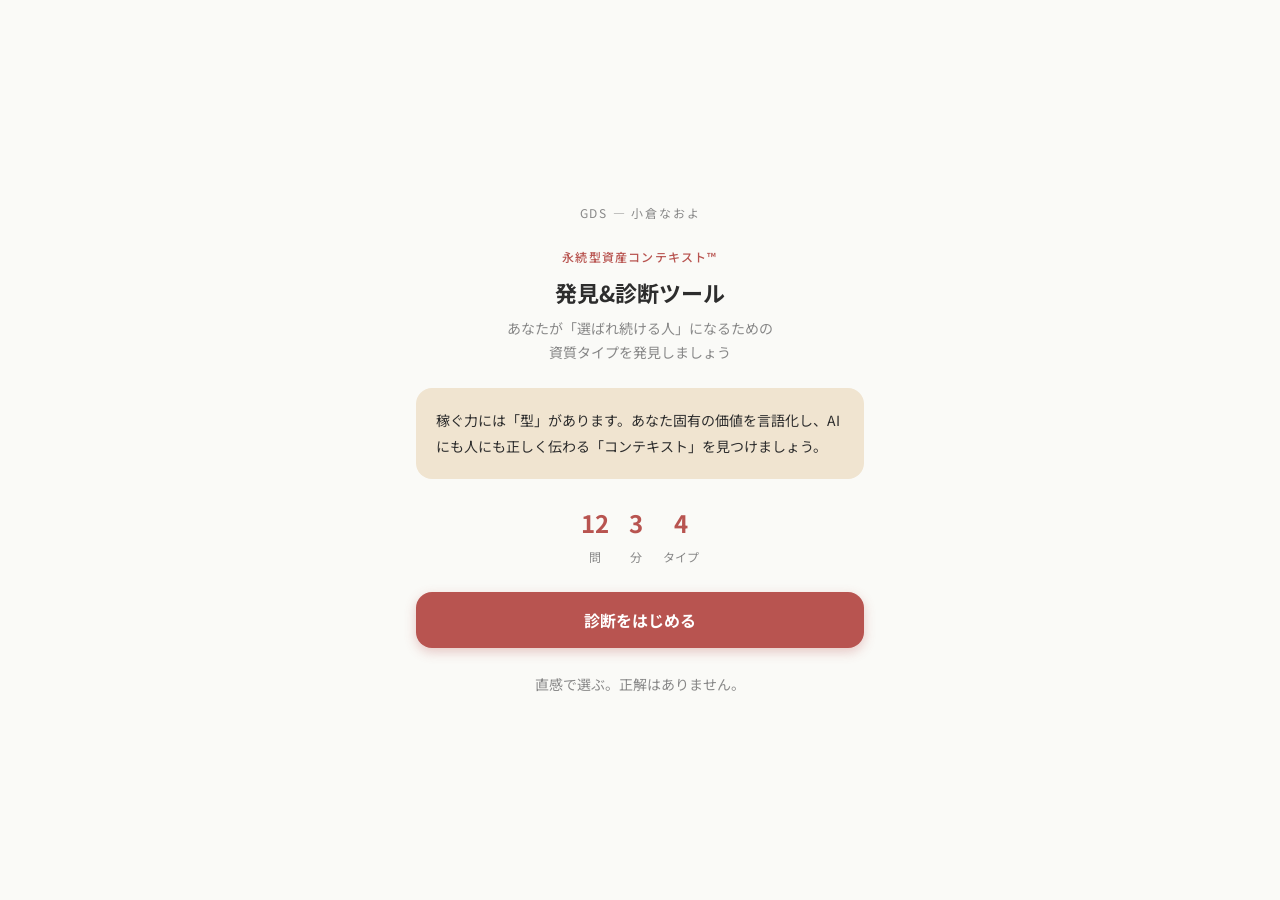
<file: GDS_診断ツール.html>
<!DOCTYPE html>
<html lang="ja">
<head>
  <meta charset="UTF-8">
  <meta name="viewport" content="width=device-width, initial-scale=1.0">
  <title>永続型資産コンテキスト™ 発見&診断ツール | GDS</title>
  <meta name="description" content="あなたが「選ばれ続ける人」になるための資質タイプを12の質問で診断します。物語型・感性型・関係型・探究型のどれかわかります。">

  <!-- OGP -->
  <meta property="og:title" content="永続型資産コンテキスト™ 発見&診断ツール">
  <meta property="og:description" content="あなたが「選ばれ続ける人」になるための資質タイプを12の質問で診断。所要時間3分。">
  <meta property="og:type" content="website">
  <meta name="twitter:card" content="summary_large_image">
  <meta name="twitter:title" content="永続型資産コンテキスト™ 発見&診断ツール">
  <meta name="twitter:description" content="あなたが「選ばれ続ける人」になるための資質タイプを12の質問で診断。所要時間3分。">

  <link rel="preconnect" href="https://fonts.googleapis.com">
  <link rel="preconnect" href="https://fonts.gstatic.com" crossorigin>
  <link href="https://fonts.googleapis.com/css2?family=Noto+Sans+JP:wght@400;500;700&display=swap" rel="stylesheet">

  <style>
/* ===== Reset & Base ===== */
*, *::before, *::after {
  box-sizing: border-box;
  margin: 0;
  padding: 0;
}

:root {
  --color-bg: #FAFAF7;
  --color-primary: #B85450;
  --color-text: #2D2D2D;
  --color-border: #E5E5E5;
  --color-accent-light: #F0E4D0;
  --color-white: #FFFFFF;
  --color-gray-mid: #888888;
  --color-story: #B85450;
  --color-sense: #7A9E7E;
  --color-relation: #5A7BAA;
  --color-inquiry: #9B7EC8;
  --font-main: 'Noto Sans JP', sans-serif;
  --radius-sm: 8px;
  --radius-md: 16px;
  --radius-lg: 24px;
  --shadow-card: 0 4px 16px rgba(0,0,0,0.08);
  --transition-base: 300ms ease;
}

html {
  font-size: 16px;
  -webkit-text-size-adjust: 100%;
}

body {
  font-family: var(--font-main);
  background: var(--color-bg);
  color: var(--color-text);
  line-height: 1.7;
  min-height: 100vh;
}

/* ===== Layout ===== */
.app-container {
  max-width: 480px;
  margin: 0 auto;
  padding: 0 16px;
  min-height: 100vh;
  display: flex;
  flex-direction: column;
}

/* ===== Typography ===== */
h1 {
  font-size: 1.5rem;
  font-weight: 700;
  line-height: 1.4;
}

h2 {
  font-size: 1.25rem;
  font-weight: 700;
  line-height: 1.4;
}

h3 {
  font-size: 1.1rem;
  font-weight: 700;
  line-height: 1.5;
}

p {
  font-size: 0.9375rem;
  line-height: 1.8;
}

/* ===== Screens (shared fade logic) ===== */
.screen {
  display: none;
  flex-direction: column;
  flex: 1;
  opacity: 0;
  transition: opacity var(--transition-base);
}

.screen.active {
  display: flex;
}

.screen.visible {
  opacity: 1;
}

/* ===== Start Screen ===== */
.start-screen {
  justify-content: center;
  align-items: center;
  text-align: center;
  padding: 40px 16px;
  gap: 24px;
}

.brand-logo {
  font-size: 0.75rem;
  letter-spacing: 0.15em;
  color: var(--color-gray-mid);
  text-transform: uppercase;
}

.start-title-area {
  display: flex;
  flex-direction: column;
  gap: 8px;
}

.start-label {
  font-size: 0.75rem;
  letter-spacing: 0.1em;
  color: var(--color-primary);
  font-weight: 500;
}

.start-main-title {
  font-size: 1.375rem;
  font-weight: 700;
  line-height: 1.5;
  color: var(--color-text);
}

.start-subtitle {
  font-size: 0.875rem;
  color: var(--color-gray-mid);
  line-height: 1.7;
}

.start-description {
  background: var(--color-accent-light);
  border-radius: var(--radius-md);
  padding: 20px;
  text-align: left;
}

.start-description p {
  font-size: 0.875rem;
  color: var(--color-text);
}

.start-info {
  display: flex;
  gap: 20px;
  justify-content: center;
}

.info-item {
  display: flex;
  flex-direction: column;
  align-items: center;
  gap: 4px;
}

.info-number {
  font-size: 1.5rem;
  font-weight: 700;
  color: var(--color-primary);
}

.info-label {
  font-size: 0.75rem;
  color: var(--color-gray-mid);
}

/* ===== Progress Bar ===== */
.progress-area {
  padding: 20px 0 8px;
}

.progress-bar-wrap {
  background: var(--color-border);
  border-radius: 100px;
  height: 4px;
  overflow: hidden;
}

.progress-bar-fill {
  height: 100%;
  background: var(--color-primary);
  border-radius: 100px;
  transition: width 400ms ease;
}

.progress-text {
  font-size: 0.75rem;
  color: var(--color-gray-mid);
  margin-top: 8px;
  text-align: right;
}

/* ===== Question Screen ===== */
.question-screen {
  padding: 16px 0 40px;
  gap: 0;
}

.question-content {
  flex: 1;
  display: flex;
  flex-direction: column;
  gap: 24px;
  padding-top: 8px;
}

.question-text {
  font-size: 1.0625rem;
  font-weight: 700;
  line-height: 1.6;
  color: var(--color-text);
}

.options-list {
  display: flex;
  flex-direction: column;
  gap: 12px;
  list-style: none;
}

.option-btn {
  width: 100%;
  min-height: 44px;
  padding: 16px;
  background: var(--color-white);
  border: 2px solid var(--color-border);
  border-radius: var(--radius-md);
  font-family: var(--font-main);
  font-size: 0.9375rem;
  line-height: 1.6;
  color: var(--color-text);
  text-align: left;
  cursor: pointer;
  transition: border-color var(--transition-base), background var(--transition-base), transform 100ms ease;
  box-shadow: var(--shadow-card);
  -webkit-tap-highlight-color: transparent;
}

.option-btn:active {
  transform: scale(0.98);
}

.option-btn.selected {
  border-color: var(--color-primary);
  background: #FDF5F5;
}

.option-btn:hover {
  border-color: var(--color-primary);
}

/* ===== Analyzing Screen ===== */
.analyzing-screen {
  justify-content: center;
  align-items: center;
  text-align: center;
  gap: 32px;
  padding: 40px 16px;
}

.analyzing-animation {
  position: relative;
  width: 80px;
  height: 80px;
}

.pulse-ring {
  position: absolute;
  inset: 0;
  border-radius: 50%;
  border: 3px solid var(--color-primary);
  animation: pulse 1.4s ease-out infinite;
}

.pulse-ring:nth-child(2) {
  animation-delay: 0.5s;
}

.pulse-ring:nth-child(3) {
  animation-delay: 1s;
}

@keyframes pulse {
  0% { transform: scale(0.3); opacity: 1; }
  100% { transform: scale(1.5); opacity: 0; }
}

.analyzing-icon {
  position: absolute;
  inset: 0;
  display: flex;
  align-items: center;
  justify-content: center;
  font-size: 2rem;
}

.analyzing-text h2 {
  font-size: 1.125rem;
  color: var(--color-text);
}

.analyzing-text p {
  font-size: 0.875rem;
  color: var(--color-gray-mid);
}

/* ===== Result Screen ===== */
.result-screen {
  padding: 0 0 60px;
  gap: 0;
}

.result-hero {
  background: linear-gradient(135deg, var(--type-color, var(--color-primary)) 0%, rgba(0,0,0,0.15) 100%);
  color: var(--color-white);
  padding: 40px 20px 32px;
  margin: 0 -16px;
  text-align: center;
}

.result-hero .type-badge {
  display: inline-block;
  background: rgba(255,255,255,0.25);
  border-radius: 100px;
  padding: 4px 16px;
  font-size: 0.75rem;
  letter-spacing: 0.1em;
  margin-bottom: 12px;
}

.result-hero h2 {
  font-size: 1.5rem;
  font-weight: 700;
  line-height: 1.4;
  margin-bottom: 12px;
}

.result-hero .catchcopy {
  font-size: 0.9375rem;
  opacity: 0.9;
  line-height: 1.7;
}

.result-hero .sub-type {
  margin-top: 16px;
  font-size: 0.8125rem;
  opacity: 0.8;
}

.result-body {
  padding: 24px 0 0;
  display: flex;
  flex-direction: column;
  gap: 20px;
}

.result-card {
  background: var(--color-white);
  border-radius: var(--radius-md);
  padding: 20px;
  box-shadow: var(--shadow-card);
}

.result-card-label {
  font-size: 0.6875rem;
  font-weight: 700;
  letter-spacing: 0.12em;
  text-transform: uppercase;
  color: var(--type-color, var(--color-primary));
  margin-bottom: 8px;
}

.result-card h3 {
  font-size: 1rem;
  margin-bottom: 8px;
}

.result-card p {
  font-size: 0.9rem;
  color: #444;
}

.type-bars {
  display: flex;
  flex-direction: column;
  gap: 10px;
}

.type-bar-item {
  display: flex;
  align-items: center;
  gap: 10px;
}

.type-bar-label {
  font-size: 0.8125rem;
  width: 56px;
  flex-shrink: 0;
  color: var(--color-text);
}

.type-bar-track {
  flex: 1;
  height: 8px;
  background: var(--color-border);
  border-radius: 100px;
  overflow: hidden;
}

.type-bar-fill {
  height: 100%;
  border-radius: 100px;
  transition: width 800ms ease;
}

.type-bar-fill.story    { background: var(--color-story); }
.type-bar-fill.sense    { background: var(--color-sense); }
.type-bar-fill.relation { background: var(--color-relation); }
.type-bar-fill.inquiry  { background: var(--color-inquiry); }

.type-bar-score {
  font-size: 0.8125rem;
  font-weight: 700;
  width: 20px;
  text-align: right;
  flex-shrink: 0;
  color: var(--color-gray-mid);
}

/* ===== Share Buttons ===== */
.share-area {
  display: flex;
  flex-direction: column;
  gap: 12px;
  margin-top: 8px;
}

.share-area h3 {
  font-size: 0.9375rem;
  text-align: center;
  color: var(--color-text);
}

.share-buttons {
  display: flex;
  gap: 10px;
  justify-content: center;
}

.share-btn {
  display: flex;
  align-items: center;
  gap: 6px;
  padding: 12px 20px;
  border-radius: var(--radius-sm);
  font-family: var(--font-main);
  font-size: 0.875rem;
  font-weight: 500;
  cursor: pointer;
  border: none;
  text-decoration: none;
  min-height: 44px;
  -webkit-tap-highlight-color: transparent;
  transition: opacity var(--transition-base), transform 100ms ease;
}

.share-btn:active {
  transform: scale(0.97);
  opacity: 0.85;
}

.share-btn.x {
  background: #000000;
  color: var(--color-white);
}

.share-btn.line {
  background: #06C755;
  color: var(--color-white);
}

/* ===== CTA to Generator ===== */
.cta-generator {
  background: linear-gradient(135deg, #2D2D2D 0%, #444 100%);
  color: var(--color-white);
  border-radius: var(--radius-md);
  padding: 24px 20px;
  text-align: center;
  display: flex;
  flex-direction: column;
  gap: 12px;
}

.cta-generator h3 {
  font-size: 1rem;
  line-height: 1.5;
}

.cta-generator p {
  font-size: 0.8125rem;
  opacity: 0.85;
  line-height: 1.6;
}

/* ===== Primary Button ===== */
.btn-primary {
  display: block;
  width: 100%;
  padding: 16px 24px;
  background: var(--color-primary);
  color: var(--color-white);
  border: none;
  border-radius: var(--radius-md);
  font-family: var(--font-main);
  font-size: 1rem;
  font-weight: 700;
  text-align: center;
  cursor: pointer;
  min-height: 44px;
  -webkit-tap-highlight-color: transparent;
  transition: opacity var(--transition-base), transform 100ms ease;
  text-decoration: none;
  box-shadow: 0 4px 12px rgba(184, 84, 80, 0.3);
}

.btn-primary:active {
  transform: scale(0.98);
  opacity: 0.9;
}

.btn-secondary {
  display: block;
  width: 100%;
  padding: 14px 24px;
  background: transparent;
  color: var(--color-primary);
  border: 2px solid var(--color-primary);
  border-radius: var(--radius-md);
  font-family: var(--font-main);
  font-size: 0.9375rem;
  font-weight: 500;
  text-align: center;
  cursor: pointer;
  min-height: 44px;
  -webkit-tap-highlight-color: transparent;
  transition: opacity var(--transition-base);
  text-decoration: none;
}

.btn-secondary:active {
  opacity: 0.7;
}

/* ===== Type color overrides via CSS var ===== */
[data-type="story"]    { --type-color: var(--color-story); }
[data-type="sense"]    { --type-color: var(--color-sense); }
[data-type="relation"] { --type-color: var(--color-relation); }
[data-type="inquiry"]  { --type-color: var(--color-inquiry); }

/* ===== Utility ===== */
.mt-auto { margin-top: auto; }
.mt-8    { margin-top: 8px; }
.mt-16   { margin-top: 16px; }
.mt-24   { margin-top: 24px; }
.text-center { text-align: center; }
.text-small  { font-size: 0.875rem; }
.text-muted  { color: var(--color-gray-mid); }
.hidden { display: none !important; }

/* ===== Responsive ===== */
@media (min-width: 480px) {
  .app-container {
    padding: 0 0;
  }
  .result-hero {
    margin: 0;
    border-radius: var(--radius-md);
  }
}
  </style>
</head>
<body>

<div class="app-container" id="app">

  <!-- ===== START SCREEN ===== -->
  <div class="screen start-screen active" id="screen-start">
    <div class="brand-logo">GDS — 小倉なおよ</div>

    <div class="start-title-area">
      <div class="start-label">永続型資産コンテキスト™</div>
      <h1 class="start-main-title">発見&診断ツール</h1>
      <p class="start-subtitle">あなたが「選ばれ続ける人」になるための<br>資質タイプを発見しましょう</p>
    </div>

    <div class="start-description">
      <p>稼ぐ力には「型」があります。あなた固有の価値を言語化し、AIにも人にも正しく伝わる「コンテキスト」を見つけましょう。</p>
    </div>

    <div class="start-info">
      <div class="info-item">
        <span class="info-number">12</span>
        <span class="info-label">問</span>
      </div>
      <div class="info-item">
        <span class="info-number">3</span>
        <span class="info-label">分</span>
      </div>
      <div class="info-item">
        <span class="info-number">4</span>
        <span class="info-label">タイプ</span>
      </div>
    </div>

    <button class="btn-primary" id="btn-start">診断をはじめる</button>
    <p class="text-small text-muted text-center">直感で選ぶ。正解はありません。</p>
  </div>

  <!-- ===== QUESTION SCREEN ===== -->
  <div class="screen question-screen" id="screen-question">
    <div class="progress-area">
      <div class="progress-bar-wrap">
        <div class="progress-bar-fill" id="progress-bar" style="width: 0%"></div>
      </div>
      <div class="progress-text" id="progress-text">1 / 12</div>
    </div>

    <div class="question-content">
      <p class="question-text" id="question-text"></p>
      <ul class="options-list" id="options-list"></ul>
    </div>
  </div>

  <!-- ===== ANALYZING SCREEN ===== -->
  <div class="screen analyzing-screen" id="screen-analyzing">
    <div class="analyzing-animation">
      <div class="pulse-ring"></div>
      <div class="pulse-ring"></div>
      <div class="pulse-ring"></div>
      <div class="analyzing-icon">🔍</div>
    </div>
    <div class="analyzing-text">
      <h2>分析中…</h2>
      <p>あなたの資質タイプを特定しています</p>
    </div>
  </div>

  <!-- ===== RESULT SCREEN ===== -->
  <div class="screen result-screen" id="screen-result">
    <!-- Hero (dynamically colored) -->
    <div class="result-hero" id="result-hero">
      <div class="type-badge" id="result-badge">診断結果</div>
      <h2 id="result-name"></h2>
      <p class="catchcopy" id="result-catchcopy"></p>
      <p class="sub-type" id="result-subtype"></p>
    </div>

    <div class="result-body">

      <!-- Score bars -->
      <div class="result-card">
        <div class="result-card-label">スコア分布</div>
        <div class="type-bars" id="type-bars"></div>
      </div>

      <!-- Core -->
      <div class="result-card">
        <div class="result-card-label">あなたの本質</div>
        <p id="result-core"></p>
      </div>

      <!-- Shake -->
      <div class="result-card">
        <div class="result-card-label">人を動かす言葉の力</div>
        <p id="result-shake"></p>
      </div>

      <!-- Strength -->
      <div class="result-card">
        <div class="result-card-label">強み</div>
        <p id="result-strength"></p>
      </div>

      <!-- Trap -->
      <div class="result-card">
        <div class="result-card-label">落とし穴</div>
        <p id="result-trap"></p>
      </div>

      <!-- Growth -->
      <div class="result-card">
        <div class="result-card-label">成長のカギ</div>
        <p id="result-growth"></p>
      </div>

      <!-- Match -->
      <div class="result-card">
        <div class="result-card-label">相性のいい働き方</div>
        <p id="result-match"></p>
      </div>

      <!-- Share -->
      <div class="result-card share-area">
        <h3>結果をシェアする</h3>
        <div class="share-buttons">
          <a class="share-btn x" id="share-x" href="#" target="_blank" rel="noopener">
            <svg width="16" height="16" viewBox="0 0 16 16" fill="currentColor"><path d="M9.294 6.928 14.878 0h-1.324L8.7 6.031 4.58 0H0l5.864 8.53L0 15.343h1.324l5.13-5.965 4.099 5.965H16L9.294 6.928zm-1.816 2.11-.595-.851L1.816.94h2.037l3.821 5.463.595.851 4.967 7.101h-2.037L7.478 9.037z"/></svg>
            X でシェア
          </a>
          <a class="share-btn line" id="share-line" href="#" target="_blank" rel="noopener">
            <svg width="16" height="16" viewBox="0 0 16 16" fill="currentColor"><path d="M8 0C3.589 0 0 2.99 0 6.677c0 2.336 1.48 4.39 3.717 5.575-.163.573-.527 1.864-.604 2.152-.096.363.133.358.28.26.115-.077 1.818-1.235 2.554-1.736.675.097 1.37.149 2.053.149C12.411 13.077 16 10.09 16 6.677S12.411 0 8 0z"/></svg>
            LINE でシェア
          </a>
        </div>
      </div>

      <!-- CTA to generator -->
      <div class="cta-generator">
        <h3>次のステップ：<br>AIに渡す「わたしの取説」を作る</h3>
        <p>診断結果をベースに、AIが毎回あなたの価値を引き出す<br>パーソナルプロンプトを作成しましょう。</p>
        <a class="btn-primary" href="GDS_取説ジェネレーター.html" id="btn-go-generator">「わたしの取説」を作る →</a>
      </div>

      <!-- Retry -->
      <button class="btn-secondary mt-16" id="btn-retry">もう一度診断する</button>

    </div>
  </div>

</div><!-- /.app-container -->

<script>
// ===== data.js =====

const QUESTIONS = [
  {
    id: 1,
    text: '久しぶりに会った友人とのランチ。あなたが一番盛り上がるのはどんな話？',
    options: [
      { text: 'これまでの人生で起きた、忘れられない出来事の話', type: 'story' },
      { text: '最近見つけた、なんかいい雰囲気のお店や場所の話', type: 'sense' },
      { text: 'お互いの近況や、共通の知人の話', type: 'relation' },
      { text: '最近気になっているテーマや、考えていることの話', type: 'inquiry' },
    ],
  },
  {
    id: 2,
    text: '旅行先を選ぶとき、あなたの決め手になるのは？',
    options: [
      { text: 'そこに行くまでのストーリーや、その土地の歴史', type: 'story' },
      { text: '写真で見た景色や雰囲気が「なんかいい」と感じたこと', type: 'sense' },
      { text: '一緒に行く人と楽しめそうか、現地で誰に会えるか', type: 'relation' },
      { text: 'そこでしか体験できないことや、まだ知らない発見があるか', type: 'inquiry' },
    ],
  },
  {
    id: 3,
    text: '本屋さんでつい長居してしまうコーナーは？',
    options: [
      { text: 'エッセイ・ノンフィクション・人物伝', type: 'story' },
      { text: '写真集・アート・デザイン関連', type: 'sense' },
      { text: '心理学・コミュニケーション・対人関係の本', type: 'relation' },
      { text: '思想・哲学・専門書・新しい分野の入門書', type: 'inquiry' },
    ],
  },
  {
    id: 4,
    text: 'SNSで思わず「いいね」を押してしまうのは、どんな投稿？',
    options: [
      { text: '誰かの体験談や、グッとくるエピソード', type: 'story' },
      { text: 'センスのいい写真や、おしゃれな世界観', type: 'sense' },
      { text: '共感できる、誰かに教えたくなる内容', type: 'relation' },
      { text: '「なるほど」と思える、新しい視点や知識', type: 'inquiry' },
    ],
  },
  {
    id: 5,
    text: '仕事で「これは私らしい仕事ができた」と感じる瞬間は？',
    options: [
      { text: '自分の経験を活かして、深く納得してもらえる提案ができたとき', type: 'story' },
      { text: '「なんかいい」を形にして、相手にも伝わったとき', type: 'sense' },
      { text: '相手の言葉にならない本音を引き出して、関係が深まったとき', type: 'relation' },
      { text: '誰も気づいていなかった切り口や本質を発見したとき', type: 'inquiry' },
    ],
  },
  {
    id: 6,
    text: 'クライアントから「あなたに頼んでよかった」と言われるのは、どんなとき？',
    options: [
      { text: '私自身の経験や物語に、信頼を寄せてくれたとき', type: 'story' },
      { text: '期待を超える質感やセンスを届けられたとき', type: 'sense' },
      { text: '単なる作業ではなく、伴走してくれたと感じてもらえたとき', type: 'relation' },
      { text: '表面的な依頼の裏にある本当の課題に気づけたとき', type: 'inquiry' },
    ],
  },
  {
    id: 7,
    text: 'AIが作った文章やデザインを見たとき、あなたが最初に感じる違和感は？',
    options: [
      { text: '体温がない、リアリティがない', type: 'story' },
      { text: 'つるっとしてフックがない、引っかかりがない', type: 'sense' },
      { text: '誰に向けて書いてるのかが見えない', type: 'relation' },
      { text: '表面的で深みがない、本質をついていない', type: 'inquiry' },
    ],
  },
  {
    id: 8,
    text: 'あなたが発信するとき、つい時間をかけてしまうのは？',
    options: [
      { text: 'エピソードや体験を、どう物語として伝えるか', type: 'story' },
      { text: '写真選びや言葉選び、全体の雰囲気作り', type: 'sense' },
      { text: '読み手が「自分のことだ」と感じてくれる届け方', type: 'relation' },
      { text: '表現の裏にある考え方や、論理の組み立て', type: 'inquiry' },
    ],
  },
  {
    id: 9,
    text: '「この人すごいな」と心から尊敬するのは、どんな人？',
    options: [
      { text: '困難を乗り越えてきた経験を、自分の言葉で語れる人', type: 'story' },
      { text: '独自の世界観や美意識を貫いている人', type: 'sense' },
      { text: 'どんな相手とも深い信頼関係を築ける人', type: 'relation' },
      { text: '物事の本質を見抜き、新しい視点を提示できる人', type: 'inquiry' },
    ],
  },
  {
    id: 10,
    text: '仕事をしていて、一番モヤモヤするのはどんなとき？',
    options: [
      { text: '自分の経験や想いが、相手に伝わらないと感じたとき', type: 'story' },
      { text: '「なんか違う」と感じるのに、それを言語化できないとき', type: 'sense' },
      { text: '関係性が表面的なまま、深まらないとき', type: 'relation' },
      { text: '表面的な答えで満足している人を見たとき', type: 'inquiry' },
    ],
  },
  {
    id: 11,
    text: 'あなたが理想とする「選ばれ続ける働き方」に、一番近いのは？',
    options: [
      { text: '私の人生そのものに価値を感じてもらえる働き方', type: 'story' },
      { text: '私のセンスや世界観で選んでもらえる働き方', type: 'sense' },
      { text: '「あなたじゃなきゃ」と長く伴走してもらえる働き方', type: 'relation' },
      { text: '私の視点や思考力に対価を払ってもらえる働き方', type: 'inquiry' },
    ],
  },
  {
    id: 12,
    text: 'AIで誰でもそれっぽいものが作れる時代。それでも、あなたがどうしても譲れないのは？',
    options: [
      { text: '自分の経験から生まれる、リアリティのある言葉や提案', type: 'story' },
      { text: '自分にしか作れない、独自のセンスや世界観', type: 'sense' },
      { text: '一人ひとりに合わせた、深い関係性とコミュニケーション', type: 'relation' },
      { text: '表面的じゃない、本質をついた問いや視点', type: 'inquiry' },
    ],
  },
];

const TYPE_DATA = {
  story: {
    name: '物語型で選ばれる人',
    key: 'story',
    catchcopy: '人生そのものが、誰にも真似できないコンテキストになる人',
    core: '人生の起伏・経験・葛藤から生まれる「物語の深さ」。これが、あなたが何度AIツールを乗り換えても、ずっとあなたを支え続ける資産です。',
    shake: 'あなたの強みは、これまで歩んできた人生の起伏そのものです。順風満帆だった時期だけでなく、迷ったこと、つまずいたこと、回り道したこと——その全部が、いま、あなたの言葉や提案に深さを与えています。\n\nAIは過去のデータから「正解らしきもの」を導き出せます。でもAIには、あなたが実際に見てきた風景も、流した涙も、握りしめてきた決意もありません。あなたの人生の物語こそが、AIには絶対に複製できない、たったひとつの揺らぎなのです。',
    strength: 'これからの時代、AIで誰でもそれっぽい文章やデザインが作れるようになります。だからこそ、人は「この人だから頼みたい」という理由を強く求めるようになります。\n\n物語型のあなたは、自分の経験を交えて語ったとき、相手の心に深く届く力を持っています。「この人は本当にわかっている」「だから信じられる」——そう感じてもらえるのが、あなたの最大の武器です。\n\nクライアントワーク、ブランディング、講座運営、コミュニティ作り。「人」が決め手になる場面で、あなたは圧倒的に強い。経験という、誰にも真似できない資産を持っているからです。',
    trap: '物語型の人がはまりやすい落とし穴があります。それは、過去の経験に頼りすぎて、目の前の「今」を見逃してしまうこと。「私の時はこうだった」「以前のクライアントはこう言っていた」——気づくと過去の話が増えていませんか？\n\n経験は武器ですが、武器ばかり磨いて、目の前の相手の声を聞き逃したら本末転倒です。\n\nこれは、永続型資産コンテキスト™の観点でも要注意です。物語の蓄積はあるのに、更新が止まっている状態。昨日のあなたが、今日のAIに入っていない。これではせっかくの資産が機能しません。',
    growth: '物語型のあなたが大切にすべきは、過去の物語を蓄積するだけでなく、今日の自分を更新し続けることです。\n\n仕事で起きたこと、クライアントとの会話、読んだ本、感じた違和感——どんなに小さなことでも、感情の動きと一緒に記録する。これが土台の蓄積です。\n\nそして同じくらい大事なのが、毎日のように起きる「自分の変化」をAIに渡し続けること。昨日と今日では、感じることも、考えていることも、少しずつ違います。その変化を反映しないコンテキストは、すぐに古びます。\n\n「今日感じたことを書く」「最新の気づきをAIに渡す」——この更新の習慣こそが、物語型のあなたを永続的に支える資産になります。',
    match: '相性がいい：感性型 → あなたの物語に、感性型のフックが加わると、深さと美しさが両立します。\n学びになる：探究型 → 物語に流されすぎる癖を、探究型の本質を見抜く視点が補ってくれます。',
    templateText: '私は人生の経験や物語を大切にする人間です。過去の体験から生まれる深さやリアリティを、言葉や提案に込めることが私らしさです。',
  },
  sense: {
    name: '感性型で選ばれる人',
    key: 'sense',
    catchcopy: '「これじゃない」を一瞬で見抜ける、AI時代に最も貴重な感覚を持つ人',
    core: '理屈で説明できない直感・センス・違和感の感度。これが、AIがどれほど進化しても、ずっとあなたを支え続ける資産です。',
    shake: 'あなたの強みは、理屈で説明できない「これ違う」「これ好き」を一瞬で察知する力です。なぜそう感じるのかを言葉にする前に、もう答えを掴んでいる。これは訓練で身につくものではなく、あなたが生まれ持った、最も貴重な資産です。\n\nAIが量産する時代に、つるっとした、引っかかりのないアウトプットが世界を埋めていきます。そこに「これ、なんか違う」と気づける人は、実はとても少ない。気づけたとしても、その違和感を見過ごさずに直せる人は、もっと少ない。あなたはその希少な感覚を持っています。',
    strength: 'AIは「最大公約数」のアウトプットを瞬時に出します。でも、人を立ち止まらせるのは、最大公約数ではなくフックです。違和感、引っかかり、ざらつき——人の心を動かすのは、いつだって「ちょっと違う何か」なんです。\n\n感性型のあなたは、フックを作れる人です。デザインの最終ジャッジ、コピーの一言、ビジュアルの選定——AIが量産したものを「ここを変えるだけで生きてくる」と直感できる。これからの時代、この感覚はますます価値が上がっていきます。',
    trap: '感性型の人がはまりやすい落とし穴は、直感を言葉にできないことです。「なんとなく違う」「うまく言えないけどしっくりこない」——あなたの直感は正しい。でも、それを相手に伝えられないと、クライアントやチームに「ふわっとした人」と思われてしまう。せっかくの感覚が、信頼に変わらない。\n\nもうひとつの罠は、感性が「変わっていく」ことを忘れること。今日のあなたの感性と、半年後のあなたの感性は違います。永続型資産コンテキスト™は、最新の感性を更新し続けてこそ、本物の資産になります。',
    growth: '感性型のあなたにおすすめなのは、違和感の正体をAIと一緒に分解する習慣です。「このデザイン、なんか違う」と感じたとき、AIに「なぜ違うと感じたのか、可能性を10個挙げて」と聞いてみる。AIが出した10個から「これだ」と選ぶだけで、あなたの感覚が言語化されていきます。これが感性の蓄積です。\n\nそして、感性は「育つ」もの。新しいものに触れた、印象に残った瞬間、嫌だと感じた違和感——これを定期的にAIに渡し直すことで、AIはいつも「最新のあなたの感性」で答えてくれるようになります。\n\nAIをセンスの代わりに使うのではなく、あなたのセンスを言語化し、更新し続けるパートナーとして使う。これが感性型の最強の活用法です。',
    match: '相性がいい：探究型 → あなたの直感を、探究型の論理が裏付けてくれます。\n学びになる：関係型 → 感性に閉じこもらず、相手に伝える力が加わると無敵になります。',
    templateText: '私は直感や感覚を大切にする人間です。「なんかいい」「これ違う」という感覚を、丁寧に言葉や形にしていくことが私らしさです。',
  },
  relation: {
    name: '関係型で選ばれる人',
    key: 'relation',
    catchcopy: '「あなたなしではいられない」と、最も言われやすい人',
    core: '人と人の間で生まれる空気を読む力、深い信頼関係を築く力。これが、AIがどれほど進化しても、ずっとあなたを支え続ける資産です。',
    shake: 'あなたの強みは、人と人の間に生まれる空気を読み、言葉にならない本音を引き出す力です。クライアントが本当に困っていること、チームが言い出せずにいること、相手が一番喜ぶ瞬間——あなたはそれを察知できる。これは、AIには絶対に真似できない領域です。\n\nAIは膨大な情報を処理できますが、目の前の人の表情の揺らぎ、声のトーンの変化、沈黙の意味を読み取ることはできません。人と深く関わる力こそが、あなたの最も希少な資産です。',
    strength: 'これからの時代、AIで効率化できる仕事はどんどん自動化されます。でも、「あなたじゃなきゃ」と指名される仕事は、絶対に消えません。むしろ価値が上がります。\n\n関係型のあなたは、「あなたなしではいられない」と最も言われやすいタイプです。クライアントの事業に深く入り込み、伴走し、一緒に育っていける。単なる外注先ではなく、事業のパートナーとして認識される。これが、AI時代に最も強いポジションです。',
    trap: '関係型の人がはまりやすい落とし穴は、一人ひとりに丁寧に対応しすぎて、自分が消耗してしまうことです。目の前の人を大切にする姿勢は素晴らしい。でも、それが行き過ぎると、自分の発信や仕組み化が後回しになり、新しい出会いが生まれない。気づいたら、いつも同じメンバーの中で頑張り続けている——この状態に心当たりはありませんか？\n\nもうひとつの罠は、「相手のコンテキスト」ばかり把握して、「自分のコンテキスト」を更新するのを忘れること。あなた自身が今何を感じ、何を大切にしているかを、AIに渡し続けることも忘れないでください。',
    growth: '関係型のあなたにおすすめなのは、クライアントごとのコンテキストをAIに蓄積させる習慣です。ヒアリングで得た気づき、相手の口癖、好きなこと、避けたいこと——これを丁寧にAIに渡しておく。すると、提案や文章を作るとき、AIが「その人らしさ」を踏まえた答えを返してくれます。\n\nそして、関係性は時間とともに変化します。クライアントとの関係性も、あなた自身の状態も、毎月のように変わっていく。だからこそ、定期的にコンテキストを更新する習慣が、永続型資産コンテキスト™を本物の資産にします。\n\n「先月のあなた」ではなく「今のあなた」が、いつもAIに入っている状態。これが、関係性を仕組みで支える土台になります。',
    match: '相性がいい：物語型 → あなたの深い関係性に、物語型の人生の重みが加わると、忘れられない存在になれます。\n学びになる：感性型 → 関係性に没頭しすぎないバランスを、感性型の俯瞰した視点が教えてくれます。',
    templateText: '私は人との関わりを大切にする人間です。相手の本音を引き出し、深い信頼関係を築きながら一緒に育っていくことが私らしさです。',
  },
  inquiry: {
    name: '探究型で選ばれる人',
    key: 'inquiry',
    catchcopy: 'AIに「最大公約数じゃない問い」を投げられる、稀有な思考力を持つ人',
    core: '本質を見抜く力、新しい問いを立てる思考の癖。これが、AIがどれほど進化しても、ずっとあなたを支え続ける資産です。',
    shake: 'あなたの強みは、表面的な答えで満足せず、「なぜ？」「本当にそう？」を掘り下げ続ける思考の癖です。みんなが「そういうものだ」と受け流すところで、あなただけが立ち止まり、本質を見つけにいく。\n\nAIは「よくある答え」を瞬時に出せます。でも、良い問いを立てることはできません。良い問いを立てられるのは人間だけ、それも、深く考えることをやめなかった人だけです。あなたの思考力こそが、AI時代に最も価値が上がる資産です。',
    strength: 'AIに「最大公約数」の答えを聞いている人は、これからどんどん埋もれていきます。差がつくのは、AIに何を問うかです。\n\n探究型のあなたは、AIに「最大公約数じゃない問い」を投げられる稀有な存在です。プロンプト設計、戦略構築、課題の本質特定——AIを「答えを出す道具」ではなく「思考のパートナー」として使える。これからの時代、この使い方ができる人が、圧倒的に選ばれていきます。',
    trap: '探究型の人がはまりやすい落とし穴は、深く考えすぎて行動が遅くなることです。「もう少し調べてから」「もっと完璧な答えを出してから」——気づくと、発信も提案も後回しになっていませんか？\n\nAI時代は、思考の深さと同じくらい、思考のスピードが問われます。完璧じゃない答えでも、出してフィードバックを得る方が、結果として深い答えに近づけます。\n\nもうひとつの罠は、「考え方の更新」を忘れて、過去の思考の枠に縛られ続けること。永続型資産コンテキスト™は、思考も日々アップデートしてこそ機能します。',
    growth: '探究型のあなたにおすすめなのは、考えた結果ではなく「考えるプロセス」を記録する習慣です。「この問いはなぜ重要だと感じたか」「どこで思考が止まったか」「別の切り口はないか」——プロセスを残しておくと、AIに渡したとき、あなたの思考の癖を踏まえた答えが返ってきます。\n\nそして探究型こそ、思考を更新し続けることが大事です。新しい問いを発見するたび、考え方が変わるたび、それをAIに渡し直していきましょう。\n\n「昨日までの自分」と「今日の自分」の差分を、AIが追従できる状態を作る。これが永続型資産コンテキスト™の真髄です。AIをあなたの「考える相棒」にしてください。一人で深く潜るより、二人で潜る方が、もっと深いところまで行けます。',
    match: '相性がいい：関係型 → あなたの深い思考に、関係型の人を巻き込む力が加わると、影響力が一気に広がります。\n学びになる：物語型 → 論理に偏りすぎず、物語型の感情の温度を借りると、伝わり方が変わります。',
    templateText: '私は本質を見抜くことを大切にする人間です。表面的な答えで満足せず、「なぜ？」を掘り下げて新しい問いを立てることが私らしさです。',
  },
};

const TYPE_LABELS = {
  story: '物語型',
  sense: '感性型',
  relation: '関係型',
  inquiry: '探究型',
};

// ===== diagnosis.js =====

(function () {
  'use strict';

  const STORAGE_KEY = 'gds_diagnosis_result';

  let currentIndex = 0;
  const scores = { story: 0, sense: 0, relation: 0, inquiry: 0 };

  const screens = {
    start:     document.getElementById('screen-start'),
    question:  document.getElementById('screen-question'),
    analyzing: document.getElementById('screen-analyzing'),
    result:    document.getElementById('screen-result'),
  };

  const els = {
    progressBar:  document.getElementById('progress-bar'),
    progressText: document.getElementById('progress-text'),
    questionText: document.getElementById('question-text'),
    optionsList:  document.getElementById('options-list'),
    btnStart:     document.getElementById('btn-start'),
    btnRetry:     document.getElementById('btn-retry'),
  };

  function showScreen(name) {
    Object.values(screens).forEach((el) => {
      el.classList.remove('active', 'visible');
    });
    const target = screens[name];
    target.classList.add('active');
    requestAnimationFrame(() => {
      requestAnimationFrame(() => {
        target.classList.add('visible');
      });
    });
  }

  function updateProgress() {
    const pct = (currentIndex / QUESTIONS.length) * 100;
    els.progressBar.style.width = pct + '%';
    els.progressText.textContent = (currentIndex + 1) + ' / ' + QUESTIONS.length;
  }

  function renderQuestion() {
    const q = QUESTIONS[currentIndex];
    updateProgress();

    els.questionText.style.opacity = '0';
    els.optionsList.style.opacity = '0';

    setTimeout(() => {
      els.questionText.textContent = q.text;
      els.optionsList.innerHTML = '';
      q.options.forEach((opt) => {
        const li = document.createElement('li');
        const btn = document.createElement('button');
        btn.className = 'option-btn';
        btn.textContent = opt.text;
        btn.dataset.type = opt.type;
        btn.addEventListener('click', onOptionSelect);
        li.appendChild(btn);
        els.optionsList.appendChild(li);
      });

      els.questionText.style.transition = 'opacity 300ms ease';
      els.optionsList.style.transition = 'opacity 300ms ease';
      requestAnimationFrame(() => {
        requestAnimationFrame(() => {
          els.questionText.style.opacity = '1';
          els.optionsList.style.opacity = '1';
        });
      });
    }, 250);
  }

  function onOptionSelect(e) {
    const btn = e.currentTarget;
    const type = btn.dataset.type;

    btn.classList.add('selected');
    document.querySelectorAll('.option-btn').forEach((b) => {
      b.disabled = true;
    });

    scores[type] += 1;
    currentIndex += 1;

    setTimeout(() => {
      if (currentIndex < QUESTIONS.length) {
        renderQuestion();
      } else {
        finishDiagnosis();
      }
    }, 350);
  }

  function finishDiagnosis() {
    showScreen('analyzing');

    const sorted = Object.entries(scores).sort((a, b) => b[1] - a[1]);
    const mainType = sorted[0][0];
    const subType  = sorted[1][0];

    const result = { mainType, subType, scores: { ...scores }, savedAt: Date.now() };
    try {
      localStorage.setItem(STORAGE_KEY, JSON.stringify(result));
    } catch (e) { /* localStorage unavailable */ }

    setTimeout(() => {
      renderResult(result);
      showScreen('result');
    }, 2000);
  }

  function renderResult(result) {
    const data    = TYPE_DATA[result.mainType];
    const subData = TYPE_DATA[result.subType];
    const hero    = document.getElementById('result-hero');

    hero.dataset.type = result.mainType;
    document.getElementById('result-badge').textContent = TYPE_LABELS[result.mainType];
    document.getElementById('result-name').textContent = data.name;
    document.getElementById('result-catchcopy').textContent = data.catchcopy;
    document.getElementById('result-subtype').textContent =
      'サブタイプ：' + TYPE_LABELS[result.subType] + '（' + subData.name + '）';

    const typeColors = {
      story:    '#B85450',
      sense:    '#7A9E7E',
      relation: '#5A7BAA',
      inquiry:  '#9B7EC8',
    };
    hero.style.background =
      'linear-gradient(135deg, ' + typeColors[result.mainType] + ' 0%, rgba(0,0,0,0.25) 100%)';

    document.getElementById('result-core').textContent     = data.core;
    document.getElementById('result-shake').textContent    = data.shake;
    document.getElementById('result-strength').textContent = data.strength;
    document.getElementById('result-trap').textContent     = data.trap;
    document.getElementById('result-growth').textContent   = data.growth;
    document.getElementById('result-match').textContent    = data.match;

    const total = Object.values(result.scores).reduce((a, b) => a + b, 0) || 1;
    const barsEl = document.getElementById('type-bars');
    barsEl.innerHTML = '';
    const sortedScores = Object.entries(result.scores).sort((a, b) => b[1] - a[1]);
    sortedScores.forEach(([type, score]) => {
      const pct = Math.round((score / total) * 100);
      barsEl.innerHTML +=
        '<div class="type-bar-item">' +
        '<span class="type-bar-label">' + TYPE_LABELS[type] + '</span>' +
        '<div class="type-bar-track">' +
        '<div class="type-bar-fill ' + type + '" style="width:0%" data-pct="' + pct + '"></div>' +
        '</div>' +
        '<span class="type-bar-score">' + score + '</span>' +
        '</div>';
    });

    requestAnimationFrame(() => {
      requestAnimationFrame(() => {
        document.querySelectorAll('.type-bar-fill').forEach((el) => {
          el.style.width = el.dataset.pct + '%';
        });
      });
    });

    const shareText = encodeURIComponent(
      '私の「選ばれ続ける」資質タイプは【' + data.name + '】でした！\n' +
      data.catchcopy + '\n\n#GDS診断 #永続型資産コンテキスト'
    );
    const pageUrl = encodeURIComponent(location.href);
    document.getElementById('share-x').href =
      'https://twitter.com/intent/tweet?text=' + shareText + '&url=' + pageUrl;
    document.getElementById('share-line').href =
      'https://social-plugins.line.me/lineit/share?url=' + pageUrl +
      '&text=' + shareText;
  }

  function init() {
    requestAnimationFrame(() => {
      requestAnimationFrame(() => {
        screens.start.classList.add('visible');
      });
    });

    els.btnStart.addEventListener('click', () => {
      currentIndex = 0;
      Object.keys(scores).forEach((k) => { scores[k] = 0; });
      showScreen('question');
      setTimeout(renderQuestion, 50);
    });

    els.btnRetry.addEventListener('click', () => {
      currentIndex = 0;
      Object.keys(scores).forEach((k) => { scores[k] = 0; });
      showScreen('start');
    });
  }

  document.addEventListener('DOMContentLoaded', init);
})();
</script>
</body>
</html>
</file>
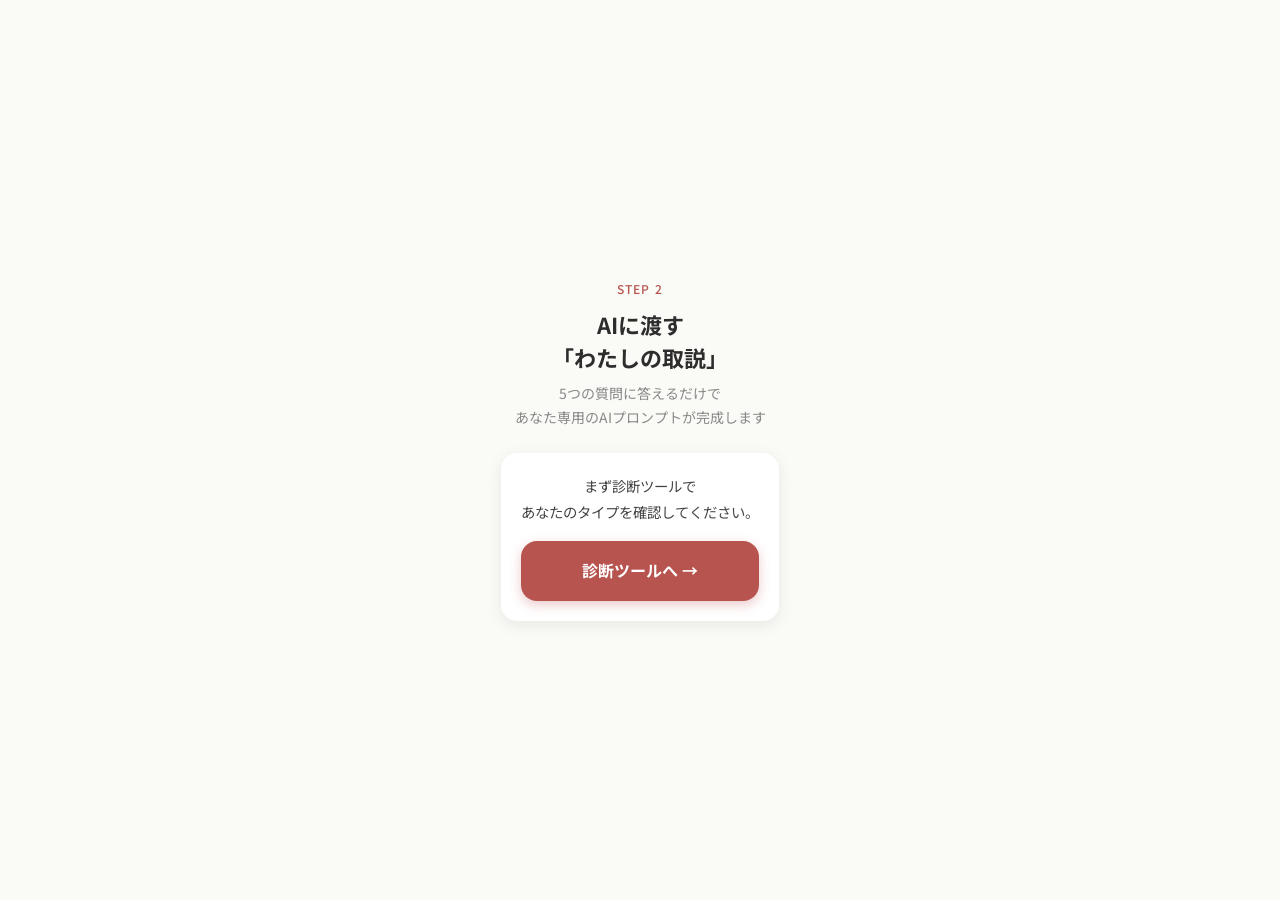
<file: generator.html>
<!DOCTYPE html>
<html lang="ja">
<head>
  <meta charset="UTF-8">
  <meta name="viewport" content="width=device-width, initial-scale=1.0">
  <title>AIに渡す「わたしの取説」作成ツール | GDS</title>
  <meta name="description" content="診断結果をもとに、AIが毎回あなたの価値を引き出すパーソナルプロンプトを作成します。">

  <!-- OGP -->
  <meta property="og:title" content="AIに渡す「わたしの取説」作成ツール">
  <meta property="og:description" content="診断結果をもとにパーソナルAIプロンプトを生成。AIが毎回あなたの価値を引き出します。">
  <meta property="og:type" content="website">
  <meta name="twitter:card" content="summary">
  <meta name="twitter:title" content="AIに渡す「わたしの取説」作成ツール">

  <link rel="stylesheet" href="https://fonts.googleapis.com/css2?family=Noto+Sans+JP:wght@400;500;700&display=swap">

  <style>
/* ===== Reset & Base ===== */
*, *::before, *::after {
  box-sizing: border-box;
  margin: 0;
  padding: 0;
}

:root {
  --color-bg: #FAFAF7;
  --color-primary: #B85450;
  --color-text: #2D2D2D;
  --color-border: #E5E5E5;
  --color-accent-light: #F0E4D0;
  --color-white: #FFFFFF;
  --color-gray-mid: #888888;
  --color-story: #B85450;
  --color-sense: #7A9E7E;
  --color-relation: #5A7BAA;
  --color-inquiry: #9B7EC8;
  --font-main: 'Noto Sans JP', sans-serif;
  --radius-sm: 8px;
  --radius-md: 16px;
  --radius-lg: 24px;
  --shadow-card: 0 4px 16px rgba(0,0,0,0.08);
  --transition-base: 300ms ease;
}

html {
  font-size: 16px;
  -webkit-text-size-adjust: 100%;
}

body {
  font-family: var(--font-main);
  background: var(--color-bg);
  color: var(--color-text);
  line-height: 1.7;
  min-height: 100vh;
}

/* ===== Layout ===== */
.app-container {
  max-width: 480px;
  margin: 0 auto;
  padding: 0 16px;
  min-height: 100vh;
  display: flex;
  flex-direction: column;
}

/* ===== Typography ===== */
h1 {
  font-size: 1.5rem;
  font-weight: 700;
  line-height: 1.4;
}

h2 {
  font-size: 1.25rem;
  font-weight: 700;
  line-height: 1.4;
}

h3 {
  font-size: 1.1rem;
  font-weight: 700;
  line-height: 1.5;
}

p {
  font-size: 0.9375rem;
  line-height: 1.8;
}

/* ===== Screens (shared fade logic) ===== */
.screen {
  display: none;
  flex-direction: column;
  flex: 1;
  opacity: 0;
  transition: opacity var(--transition-base);
}

.screen.active {
  display: flex;
}

.screen.visible {
  opacity: 1;
}

/* ===== Start Screen ===== */
.start-screen {
  justify-content: center;
  align-items: center;
  text-align: center;
  padding: 40px 16px;
  gap: 24px;
}

.brand-logo {
  font-size: 0.75rem;
  letter-spacing: 0.15em;
  color: var(--color-gray-mid);
  text-transform: uppercase;
}

.start-title-area {
  display: flex;
  flex-direction: column;
  gap: 8px;
}

.start-label {
  font-size: 0.75rem;
  letter-spacing: 0.1em;
  color: var(--color-primary);
  font-weight: 500;
}

.start-main-title {
  font-size: 1.375rem;
  font-weight: 700;
  line-height: 1.5;
  color: var(--color-text);
}

.start-subtitle {
  font-size: 0.875rem;
  color: var(--color-gray-mid);
  line-height: 1.7;
}

.start-description {
  background: var(--color-accent-light);
  border-radius: var(--radius-md);
  padding: 20px;
  text-align: left;
}

.start-description p {
  font-size: 0.875rem;
  color: var(--color-text);
}

.start-info {
  display: flex;
  gap: 20px;
  justify-content: center;
}

.info-item {
  display: flex;
  flex-direction: column;
  align-items: center;
  gap: 4px;
}

.info-number {
  font-size: 1.5rem;
  font-weight: 700;
  color: var(--color-primary);
}

.info-label {
  font-size: 0.75rem;
  color: var(--color-gray-mid);
}

/* ===== Progress Bar ===== */
.progress-area {
  padding: 20px 0 8px;
}

.progress-bar-wrap {
  background: var(--color-border);
  border-radius: 100px;
  height: 4px;
  overflow: hidden;
}

.progress-bar-fill {
  height: 100%;
  background: var(--color-primary);
  border-radius: 100px;
  transition: width 400ms ease;
}

.progress-text {
  font-size: 0.75rem;
  color: var(--color-gray-mid);
  margin-top: 8px;
  text-align: right;
}

/* ===== Question Screen ===== */
.question-screen {
  padding: 16px 0 40px;
  gap: 0;
}

.question-content {
  flex: 1;
  display: flex;
  flex-direction: column;
  gap: 24px;
  padding-top: 8px;
}

.question-text {
  font-size: 1.0625rem;
  font-weight: 700;
  line-height: 1.6;
  color: var(--color-text);
}

.options-list {
  display: flex;
  flex-direction: column;
  gap: 12px;
  list-style: none;
}

.option-btn {
  width: 100%;
  min-height: 44px;
  padding: 16px;
  background: var(--color-white);
  border: 2px solid var(--color-border);
  border-radius: var(--radius-md);
  font-family: var(--font-main);
  font-size: 0.9375rem;
  line-height: 1.6;
  color: var(--color-text);
  text-align: left;
  cursor: pointer;
  transition: border-color var(--transition-base), background var(--transition-base), transform 100ms ease;
  box-shadow: var(--shadow-card);
  -webkit-tap-highlight-color: transparent;
}

.option-btn:active {
  transform: scale(0.98);
}

.option-btn.selected {
  border-color: var(--color-primary);
  background: #FDF5F5;
}

.option-btn:hover {
  border-color: var(--color-primary);
}

/* ===== Analyzing Screen ===== */
.analyzing-screen {
  justify-content: center;
  align-items: center;
  text-align: center;
  gap: 32px;
  padding: 40px 16px;
}

.analyzing-animation {
  position: relative;
  width: 80px;
  height: 80px;
}

.pulse-ring {
  position: absolute;
  inset: 0;
  border-radius: 50%;
  border: 3px solid var(--color-primary);
  animation: pulse 1.4s ease-out infinite;
}

.pulse-ring:nth-child(2) {
  animation-delay: 0.5s;
}

.pulse-ring:nth-child(3) {
  animation-delay: 1s;
}

@keyframes pulse {
  0% { transform: scale(0.3); opacity: 1; }
  100% { transform: scale(1.5); opacity: 0; }
}

.analyzing-icon {
  position: absolute;
  inset: 0;
  display: flex;
  align-items: center;
  justify-content: center;
  font-size: 2rem;
}

.analyzing-text h2 {
  font-size: 1.125rem;
  color: var(--color-text);
}

.analyzing-text p {
  font-size: 0.875rem;
  color: var(--color-gray-mid);
}

/* ===== Result Card ===== */
.result-card {
  background: var(--color-white);
  border-radius: var(--radius-md);
  padding: 20px;
  box-shadow: var(--shadow-card);
}

.result-card-label {
  font-size: 0.6875rem;
  font-weight: 700;
  letter-spacing: 0.12em;
  text-transform: uppercase;
  color: var(--color-primary);
  margin-bottom: 8px;
}

.result-card h3 {
  font-size: 1rem;
  margin-bottom: 8px;
}

.result-card p {
  font-size: 0.9rem;
  color: #444;
}

/* ===== CTA to Generator ===== */
.cta-generator {
  background: linear-gradient(135deg, #2D2D2D 0%, #444 100%);
  color: var(--color-white);
  border-radius: var(--radius-md);
  padding: 24px 20px;
  text-align: center;
  display: flex;
  flex-direction: column;
  gap: 12px;
}

.cta-generator h3 {
  font-size: 1rem;
  line-height: 1.5;
}

.cta-generator p {
  font-size: 0.8125rem;
  opacity: 0.85;
  line-height: 1.6;
}

/* ===== Generator Screens ===== */
.generator-start-screen {
  justify-content: center;
  align-items: center;
  text-align: center;
  padding: 40px 16px;
  gap: 24px;
}

.generator-question-screen {
  padding: 16px 0 40px;
  gap: 0;
}

.generator-result-screen {
  padding: 24px 0 60px;
  gap: 20px;
}

.reminder-banner {
  background: #FFF3CD;
  border: 1px solid #FFD96A;
  border-radius: var(--radius-sm);
  padding: 12px 16px;
  font-size: 0.8125rem;
  color: #7A5800;
  line-height: 1.6;
}

/* ===== Generated Result ===== */
.result-prompt-wrap {
  background: var(--color-white);
  border-radius: var(--radius-md);
  padding: 20px;
  box-shadow: var(--shadow-card);
  display: flex;
  flex-direction: column;
  gap: 16px;
}

.result-prompt-text {
  font-size: 0.9rem;
  line-height: 1.9;
  color: var(--color-text);
  white-space: pre-wrap;
  word-break: break-word;
}

.copy-btn {
  width: 100%;
  padding: 16px;
  background: var(--color-primary);
  color: var(--color-white);
  border: none;
  border-radius: var(--radius-sm);
  font-family: var(--font-main);
  font-size: 1rem;
  font-weight: 700;
  cursor: pointer;
  min-height: 44px;
  -webkit-tap-highlight-color: transparent;
  transition: opacity var(--transition-base), transform 100ms ease;
}

.copy-btn:active {
  transform: scale(0.98);
  opacity: 0.9;
}

.copy-btn.copied {
  background: #4CAF50;
}

/* ===== Primary Button ===== */
.btn-primary {
  display: block;
  width: 100%;
  padding: 16px 24px;
  background: var(--color-primary);
  color: var(--color-white);
  border: none;
  border-radius: var(--radius-md);
  font-family: var(--font-main);
  font-size: 1rem;
  font-weight: 700;
  text-align: center;
  cursor: pointer;
  min-height: 44px;
  -webkit-tap-highlight-color: transparent;
  transition: opacity var(--transition-base), transform 100ms ease;
  text-decoration: none;
  box-shadow: 0 4px 12px rgba(184, 84, 80, 0.3);
}

.btn-primary:active {
  transform: scale(0.98);
  opacity: 0.9;
}

.btn-secondary {
  display: block;
  width: 100%;
  padding: 14px 24px;
  background: transparent;
  color: var(--color-primary);
  border: 2px solid var(--color-primary);
  border-radius: var(--radius-md);
  font-family: var(--font-main);
  font-size: 0.9375rem;
  font-weight: 500;
  text-align: center;
  cursor: pointer;
  min-height: 44px;
  -webkit-tap-highlight-color: transparent;
  transition: opacity var(--transition-base);
  text-decoration: none;
}

.btn-secondary:active {
  opacity: 0.7;
}

/* ===== Utility ===== */
.mt-auto { margin-top: auto; }
.mt-8  { margin-top: 8px; }
.mt-16 { margin-top: 16px; }
.mt-24 { margin-top: 24px; }
.text-center { text-align: center; }
.text-small { font-size: 0.875rem; }
.text-muted { color: var(--color-gray-mid); }
.hidden { display: none !important; }

/* ===== Responsive ===== */
@media (min-width: 480px) {
  .app-container {
    padding: 0 0;
  }
}
  </style>
</head>
<body>

<div class="app-container" id="app">

  <!-- ===== START SCREEN ===== -->
  <div class="screen generator-start-screen active" id="screen-gen-start">

    <div class="start-title-area">
      <div class="start-label">STEP 2</div>
      <h1 class="start-main-title">AIに渡す<br>「わたしの取説」</h1>
      <p class="start-subtitle">5つの質問に答えるだけで<br>あなた専用のAIプロンプトが完成します</p>
    </div>

    <!-- 3ヶ月リマインダー（JSで表示制御） -->
    <div class="reminder-banner hidden" id="reminder-banner">
      ⏰ 前回の診断から3ヶ月が経過しました。取説を更新することをお勧めします。
    </div>

    <!-- 診断結果なしの場合 -->
    <div class="hidden" id="no-diagnosis-msg">
      <div class="result-card">
        <p class="text-small" style="text-align:center;">まず診断ツールで<br>あなたのタイプを確認してください。</p>
        <a class="btn-primary mt-16" href="index.html">診断ツールへ →</a>
      </div>
    </div>

    <!-- 診断済みの場合 -->
    <div id="has-diagnosis-block">
      <div class="result-card" id="diagnosis-summary" style="text-align:center;">
        <div class="result-card-label" id="gen-type-label"></div>
        <p id="gen-type-name" style="font-weight:700; font-size:1.0625rem;"></p>
      </div>

      <div class="start-description mt-16">
        <p>診断で見つかったあなたの資質タイプをベースに、AIへの指示文（プロンプト）をカスタマイズします。</p>
      </div>

      <div class="start-info">
        <div class="info-item">
          <span class="info-number">5</span>
          <span class="info-label">問</span>
        </div>
        <div class="info-item">
          <span class="info-number">2</span>
          <span class="info-label">分</span>
        </div>
      </div>

      <button class="btn-primary" id="btn-gen-start">取説を作りはじめる</button>
      <a href="index.html" class="btn-secondary mt-16">診断をやり直す</a>
    </div>
  </div>

  <!-- ===== QUESTION SCREEN ===== -->
  <div class="screen generator-question-screen" id="screen-gen-question">
    <div class="progress-area">
      <div class="progress-bar-wrap">
        <div class="progress-bar-fill" id="gen-progress-bar" style="width: 0%"></div>
      </div>
      <div class="progress-text" id="gen-progress-text">1 / 5</div>
    </div>

    <div class="question-content">
      <p class="question-text" id="gen-question-text"></p>
      <ul class="options-list" id="gen-options-list"></ul>
    </div>
  </div>

  <!-- ===== ANALYZING SCREEN ===== -->
  <div class="screen analyzing-screen" id="screen-gen-analyzing">
    <div class="analyzing-animation">
      <div class="pulse-ring"></div>
      <div class="pulse-ring"></div>
      <div class="pulse-ring"></div>
      <div class="analyzing-icon">✍️</div>
    </div>
    <div class="analyzing-text">
      <h2>取説を生成中…</h2>
      <p>あなた専用のAIプロンプトを作成しています</p>
    </div>
  </div>

  <!-- ===== RESULT SCREEN ===== -->
  <div class="screen generator-result-screen" id="screen-gen-result">
    <div class="start-title-area text-center">
      <div class="start-label">完成しました！</div>
      <h2>あなたの「AIわたし取説」</h2>
      <p class="start-subtitle text-small">以下をそのままAI（ChatGPT・Claude等）に貼り付けてください</p>
    </div>

    <div class="result-prompt-wrap">
      <p class="result-prompt-text" id="gen-result-text"></p>
      <button class="copy-btn" id="btn-copy">コピーする</button>
    </div>

    <div class="result-card" style="background: var(--color-accent-light);">
      <div class="result-card-label">使い方のヒント</div>
      <p class="text-small">新しいAIチャットを開くたびに、このテキストを最初に貼り付けてから質問してみましょう。AIがあなたの価値を踏まえた返答をしてくれるようになります。</p>
    </div>

    <div class="cta-generator">
      <p class="text-small">あなたの取説を、どのように日々の活動で利用するか、どうしたらより「あなたらしく伝えられるか」をお伝えできる場をご用意しました。詳細は公式LINEのリッチメニューから。</p>
      <img src="GDS_richmenu.jpg" alt="公式LINEリッチメニュー" style="width:100%;border-radius:8px;margin-top:4px;">
    </div>

    <button class="btn-secondary mt-16" id="btn-gen-retry">もう一度作り直す</button>
    <a href="index.html" class="btn-secondary mt-8">診断をやり直す</a>
  </div>

</div><!-- /.app-container -->

<script>
// ===== data.js =====

const TYPE_DATA = {
  story: {
    name: '物語型で選ばれる人',
    key: 'story',
    catchcopy: '人生そのものが、誰にも真似できないコンテキストになる人',
    core: '人生の起伏・経験・葛藤から生まれる「物語の深さ」。これが、あなたが何度AIツールを乗り換えても、ずっとあなたを支え続ける資産です。',
    templateText: '私は人生の経験や物語を大切にする人間です。過去の体験から生まれる深さやリアリティを、言葉や提案に込めることが私らしさです。',
  },
  sense: {
    name: '感性型で選ばれる人',
    key: 'sense',
    catchcopy: '「これじゃない」を一瞬で見抜ける、AI時代に最も貴重な感覚を持つ人',
    core: '理屈で説明できない直感・センス・違和感の感度。これが、AIがどれほど進化しても、ずっとあなたを支え続ける資産です。',
    templateText: '私は直感や感覚を大切にする人間です。「なんかいい」「これ違う」という感覚を、丁寧に言葉や形にしていくことが私らしさです。',
  },
  relation: {
    name: '関係型で選ばれる人',
    key: 'relation',
    catchcopy: '「あなたなしではいられない」と、最も言われやすい人',
    core: '人と人の間で生まれる空気を読む力、深い信頼関係を築く力。これが、AIがどれほど進化しても、ずっとあなたを支え続ける資産です。',
    templateText: '私は人との関わりを大切にする人間です。相手の本音を引き出し、深い信頼関係を築きながら一緒に育っていくことが私らしさです。',
  },
  inquiry: {
    name: '探究型で選ばれる人',
    key: 'inquiry',
    catchcopy: 'AIに「最大公約数じゃない問い」を投げられる、稀有な思考力を持つ人',
    core: '本質を見抜く力、新しい問いを立てる思考の癖。これが、AIがどれほど進化しても、ずっとあなたを支え続ける資産です。',
    templateText: '私は本質を見抜くことを大切にする人間です。表面的な答えで満足せず、「なぜ？」を掘り下げて新しい問いを立てることが私らしさです。',
  },
};

const TYPE_LABELS = {
  story: '物語型',
  sense: '感性型',
  relation: '関係型',
  inquiry: '探究型',
};

// ===== generator.js =====

(function () {
  'use strict';

  const STORAGE_KEY = 'gds_diagnosis_result';
  const THREE_MONTHS_MS = 90 * 24 * 60 * 60 * 1000;

  // ===== Generator Questions =====
  const GEN_QUESTIONS = [
    {
      id: 1,
      text: 'あなたが一番「役に立てた」と感じるのはどんな時ですか？',
      options: [
        { text: '相手が決断や行動に踏み出せた時',         key: 'help_action' },
        { text: '相手が「これだ！」と気づきを得た時',     key: 'help_insight' },
        { text: '相手が安心・癒しを感じてくれた時',       key: 'help_comfort' },
        { text: '相手が知識・スキルを身につけられた時',   key: 'help_knowledge' },
      ],
    },
    {
      id: 2,
      text: 'あなたが提供したい価値・サービスのジャンルに一番近いのは？',
      options: [
        { text: 'コーチング・コンサルティング・相談',     key: 'genre_consult' },
        { text: '教育・学習・スキルアップ',               key: 'genre_education' },
        { text: 'クリエイティブ・表現・制作',             key: 'genre_creative' },
        { text: 'コミュニティ・繋がり・場作り',           key: 'genre_community' },
      ],
    },
    {
      id: 3,
      text: '仕事やアウトプットで「これだけは外せない」こだわりは？',
      options: [
        { text: '結果にコミット。数字や成果で語れること', key: 'must_result' },
        { text: '本質を突く。表面でなく根本に触れること', key: 'must_essence' },
        { text: '温かさ。安心・信頼を感じてもらえること', key: 'must_warmth' },
        { text: 'オリジナリティ。ほかにない視点や表現',   key: 'must_unique' },
      ],
    },
    {
      id: 4,
      text: 'あなたが「苦手・避けたい」と感じる仕事スタイルは？',
      options: [
        { text: '決められた答えだけを伝えるルーチン業務', key: 'weak_routine' },
        { text: '数字やデータばかりを扱う無機質な作業',   key: 'weak_data' },
        { text: '浅い関係性での量産型サービス',           key: 'weak_shallow' },
        { text: '感情・感覚を無視した論理だけのやり取り', key: 'weak_logic' },
      ],
    },
    {
      id: 5,
      text: 'あなたが「もっとこうしたい」と思う理想の働き方に近いのは？',
      options: [
        { text: '少人数の深い関わり。1人ひとりに全力投球', key: 'ideal_deep' },
        { text: '多くの人に影響を与える。広い発信・媒体',   key: 'ideal_broad' },
        { text: 'チームで作る。仲間と役割分担して動く',     key: 'ideal_team' },
        { text: '自分のペースで。質を追求しながらひとりで', key: 'ideal_solo' },
      ],
    },
  ];

  // ===== State =====
  let diagResult = null;
  let genAnswers = [];
  let genIndex   = 0;

  // ===== Element refs =====
  const screens = {
    start:     document.getElementById('screen-gen-start'),
    question:  document.getElementById('screen-gen-question'),
    analyzing: document.getElementById('screen-gen-analyzing'),
    result:    document.getElementById('screen-gen-result'),
  };

  // ===== Screen transitions =====
  function showScreen(name) {
    Object.values(screens).forEach((el) => {
      el.classList.remove('active', 'visible');
    });
    const target = screens[name];
    target.classList.add('active');
    requestAnimationFrame(() => {
      requestAnimationFrame(() => {
        target.classList.add('visible');
      });
    });
  }

  // ===== Load diagnosis result =====
  function loadDiagnosis() {
    try {
      const raw = localStorage.getItem(STORAGE_KEY);
      if (raw) return JSON.parse(raw);
    } catch (e) { /* ignore */ }
    return null;
  }

  // ===== Init start screen =====
  function initStartScreen() {
    diagResult = loadDiagnosis();

    const noDiagMsg       = document.getElementById('no-diagnosis-msg');
    const hasDiagBlock    = document.getElementById('has-diagnosis-block');
    const reminderBanner  = document.getElementById('reminder-banner');
    const genTypeLabel    = document.getElementById('gen-type-label');
    const genTypeName     = document.getElementById('gen-type-name');

    if (!diagResult) {
      noDiagMsg.classList.remove('hidden');
      hasDiagBlock.classList.add('hidden');
      return;
    }

    // Show diagnosis summary
    noDiagMsg.classList.add('hidden');
    hasDiagBlock.classList.remove('hidden');

    const typeLabel = TYPE_LABELS[diagResult.mainType] || diagResult.mainType;
    const typeName  = (TYPE_DATA[diagResult.mainType] || {}).name || typeLabel;
    genTypeLabel.textContent = typeLabel;
    genTypeName.textContent  = typeName;

    // 3-month reminder
    if (diagResult.savedAt && (Date.now() - diagResult.savedAt) > THREE_MONTHS_MS) {
      reminderBanner.classList.remove('hidden');
    }

    document.getElementById('btn-gen-start').addEventListener('click', () => {
      genAnswers = [];
      genIndex   = 0;
      showScreen('question');
      setTimeout(renderGenQuestion, 50);
    });
  }

  // ===== Render generator question =====
  function renderGenQuestion() {
    const q = GEN_QUESTIONS[genIndex];
    const progressBar  = document.getElementById('gen-progress-bar');
    const progressText = document.getElementById('gen-progress-text');
    const questionText = document.getElementById('gen-question-text');
    const optionsList  = document.getElementById('gen-options-list');

    const pct = (genIndex / GEN_QUESTIONS.length) * 100;
    progressBar.style.width  = pct + '%';
    progressText.textContent = (genIndex + 1) + ' / ' + GEN_QUESTIONS.length;

    questionText.style.opacity = '0';
    optionsList.style.opacity  = '0';

    setTimeout(() => {
      questionText.textContent = q.text;
      optionsList.innerHTML    = '';

      q.options.forEach((opt) => {
        const li  = document.createElement('li');
        const btn = document.createElement('button');
        btn.className    = 'option-btn';
        btn.textContent  = opt.text;
        btn.dataset.key  = opt.key;
        btn.addEventListener('click', onGenOptionSelect);
        li.appendChild(btn);
        optionsList.appendChild(li);
      });

      questionText.style.transition = 'opacity 300ms ease';
      optionsList.style.transition  = 'opacity 300ms ease';
      requestAnimationFrame(() => {
        requestAnimationFrame(() => {
          questionText.style.opacity = '1';
          optionsList.style.opacity  = '1';
        });
      });
    }, 250);
  }

  // ===== Option select =====
  function onGenOptionSelect(e) {
    const btn = e.currentTarget;
    btn.classList.add('selected');
    document.querySelectorAll('#gen-options-list .option-btn').forEach((b) => {
      b.disabled = true;
    });

    genAnswers.push({ questionId: GEN_QUESTIONS[genIndex].id, key: btn.dataset.key });
    genIndex += 1;

    setTimeout(() => {
      if (genIndex < GEN_QUESTIONS.length) {
        renderGenQuestion();
      } else {
        finishGenerator();
      }
    }, 350);
  }

  // ===== Finish =====
  function finishGenerator() {
    showScreen('analyzing');
    setTimeout(() => {
      const promptText = buildPrompt();
      document.getElementById('gen-result-text').textContent = promptText;
      showScreen('result');
    }, 2000);
  }

  // ===== Build prompt =====
  function buildPrompt() {
    if (!diagResult) return '';

    const typeData   = TYPE_DATA[diagResult.mainType] || {};
    const subData    = TYPE_DATA[diagResult.subType]  || {};
    const typeLabel  = TYPE_LABELS[diagResult.mainType] || diagResult.mainType;
    const subLabel   = TYPE_LABELS[diagResult.subType]  || diagResult.subType;

    // Parse answers
    const answerMap = {};
    genAnswers.forEach((a) => { answerMap[a.questionId] = a.key; });

    const helpMap = {
      help_action:    '相手が行動・決断に踏み出せるよう背中を押すこと',
      help_insight:   '相手に気づきや発見をもたらすこと',
      help_comfort:   '相手に安心・安全・癒しを届けること',
      help_knowledge: '相手の知識やスキルを底上げすること',
    };
    const genreMap = {
      genre_consult:   'コーチング・コンサルティング・相談支援',
      genre_education: '教育・学習・スキルアップ',
      genre_creative:  'クリエイティブ・表現・制作',
      genre_community: 'コミュニティ・繋がり・場作り',
    };
    const mustMap = {
      must_result:  '数字や成果で語れる実績志向',
      must_essence: '表面でなく本質に触れる深度',
      must_warmth:  '安心・信頼を生む温かみ',
      must_unique:  '他にない視点やオリジナリティ',
    };
    const weakMap = {
      weak_routine: '決められた答えだけを伝えるルーチン作業',
      weak_data:    '数字やデータだけの無機質な対応',
      weak_shallow: '浅い関係性での量産型対応',
      weak_logic:   '感情・感覚を無視した純粋ロジックだけのやり取り',
    };
    const idealMap = {
      ideal_deep:  '少人数と深く関わり1人ひとりに全力投球するスタイル',
      ideal_broad: '多くの人に影響を与える広い発信・媒体を使うスタイル',
      ideal_team:  'チームで役割分担しながら動くスタイル',
      ideal_solo:  '自分のペースで質を追求するスタイル',
    };

    const help   = helpMap[answerMap[1]]  || '—';
    const genre  = genreMap[answerMap[2]] || '—';
    const must   = mustMap[answerMap[3]]  || '—';
    const weak   = weakMap[answerMap[4]]  || '—';
    const ideal  = idealMap[answerMap[5]] || '—';

    const baseTemplate = typeData.templateText || '';

    const prompt =
      '# わたしの取説（パーソナルAIプロンプト）\n\n' +
      '## 私の資質タイプ\n' +
      '【メインタイプ】' + typeLabel + '：' + (typeData.name || '') + '\n' +
      '【サブタイプ】'   + subLabel  + '：' + (subData.name  || '') + '\n\n' +
      '## 私の本質的な強み\n' +
      baseTemplate + '\n\n' +
      '## 私が価値を発揮する場面\n' +
      '・最も役立てる瞬間：' + help  + '\n' +
      '・活動ジャンル：'     + genre + '\n' +
      '・ゆずれないこだわり：' + must  + '\n\n' +
      '## 私の苦手・避けたいこと\n' +
      '・' + weak + '\n\n' +
      '## 理想の働き方\n' +
      '・' + ideal + '\n\n' +
      '## AIへのお願い\n' +
      '上記の私の特性・価値観・強みを踏まえた上で回答してください。\n' +
      '私の本質（' + (typeData.core || typeLabel) + '）が伝わる表現や提案を優先してください。\n' +
      '「' + (typeData.catchcopy || '') + '」という私の価値を活かせる視点で考えてください。';

    return prompt;
  }

  // ===== Copy button =====
  function initCopyButton() {
    const copyBtn = document.getElementById('btn-copy');
    copyBtn.addEventListener('click', () => {
      const text = document.getElementById('gen-result-text').textContent;
      if (navigator.clipboard && navigator.clipboard.writeText) {
        navigator.clipboard.writeText(text).then(() => {
          copyBtn.textContent = 'コピーしました！';
          copyBtn.classList.add('copied');
          setTimeout(() => {
            copyBtn.textContent = 'コピーする';
            copyBtn.classList.remove('copied');
          }, 2500);
        }).catch(() => fallbackCopy(text, copyBtn));
      } else {
        fallbackCopy(text, copyBtn);
      }
    });
  }

  function fallbackCopy(text, btn) {
    const ta = document.createElement('textarea');
    ta.value = text;
    ta.style.position = 'fixed';
    ta.style.opacity  = '0';
    document.body.appendChild(ta);
    ta.select();
    try {
      document.execCommand('copy');
      btn.textContent = 'コピーしました！';
      btn.classList.add('copied');
      setTimeout(() => {
        btn.textContent = 'コピーする';
        btn.classList.remove('copied');
      }, 2500);
    } catch (e) { /* silent */ }
    document.body.removeChild(ta);
  }

  // ===== Init =====
  function init() {
    requestAnimationFrame(() => {
      requestAnimationFrame(() => {
        screens.start.classList.add('visible');
      });
    });

    initStartScreen();
    initCopyButton();

    document.getElementById('btn-gen-retry').addEventListener('click', () => {
      genAnswers = [];
      genIndex   = 0;
      showScreen('start');
    });
  }

  document.addEventListener('DOMContentLoaded', init);
})();
</script>
</body>
</html>
</file>
